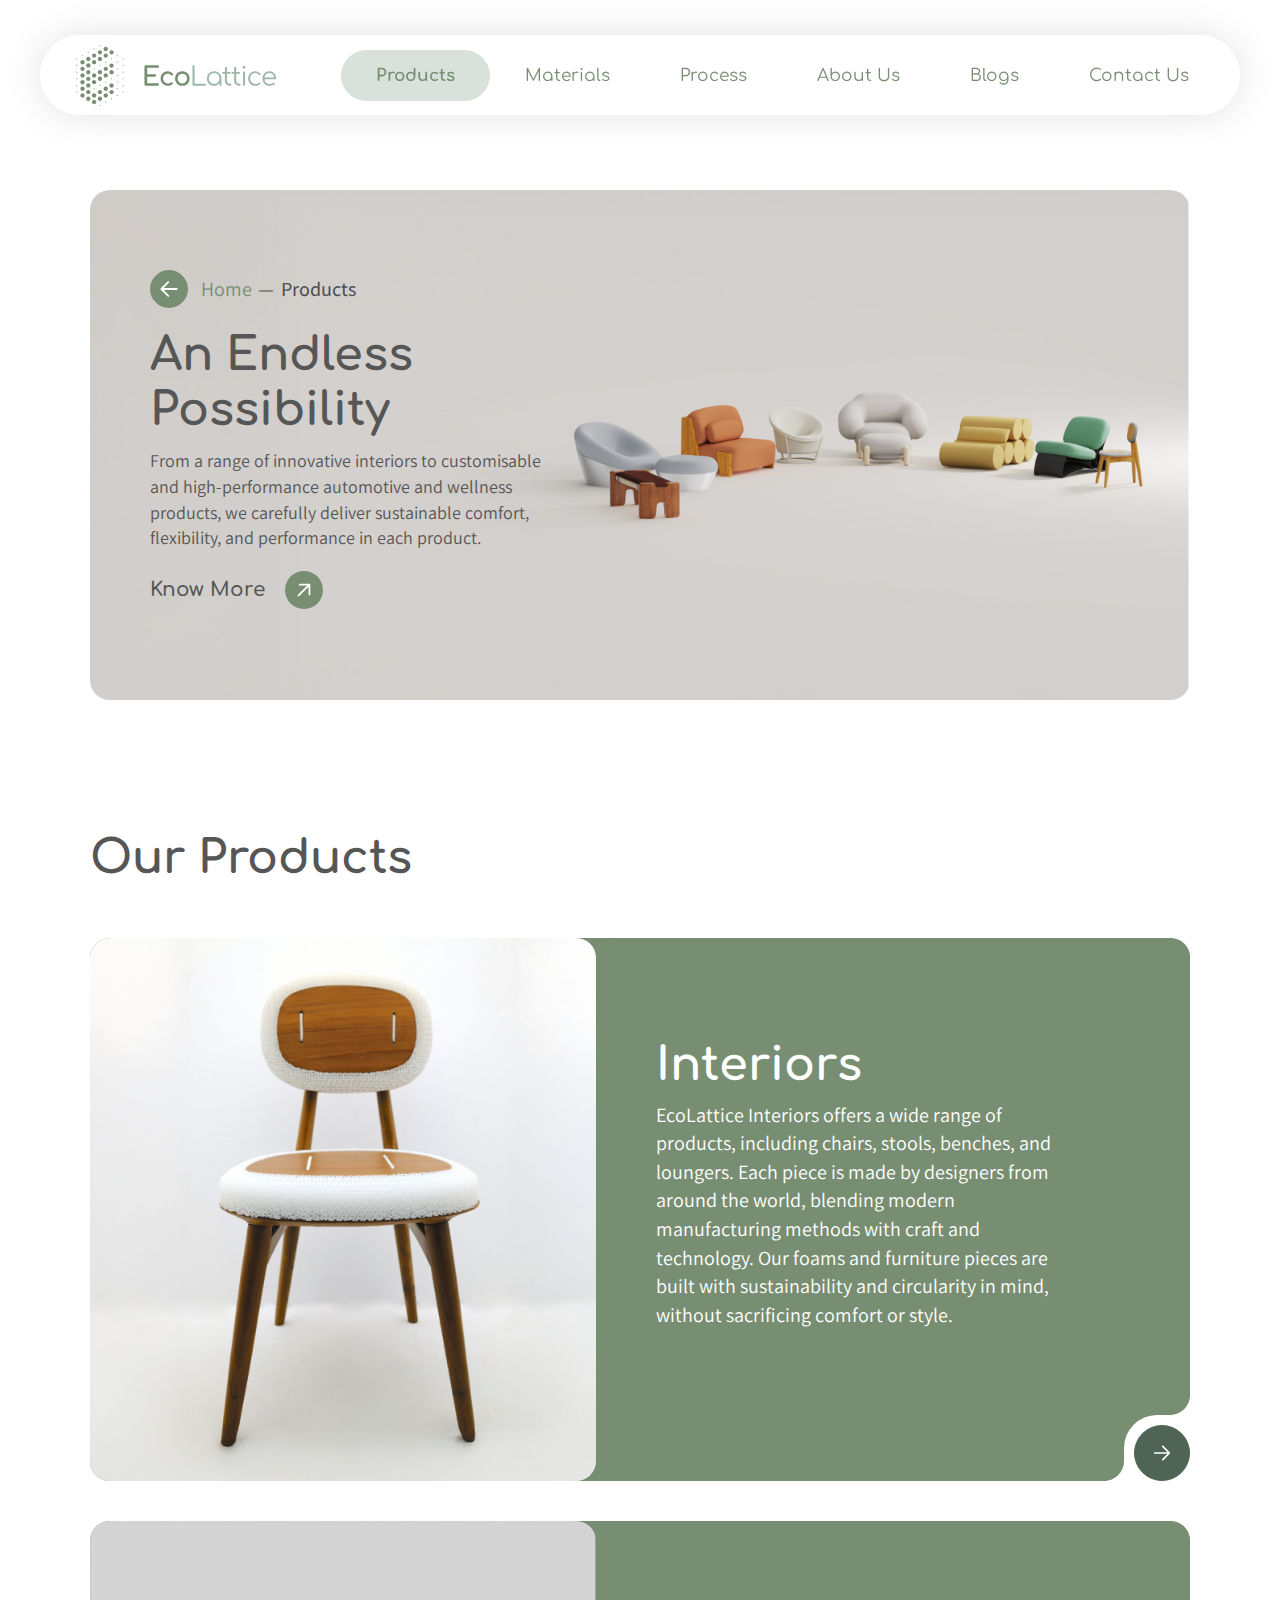
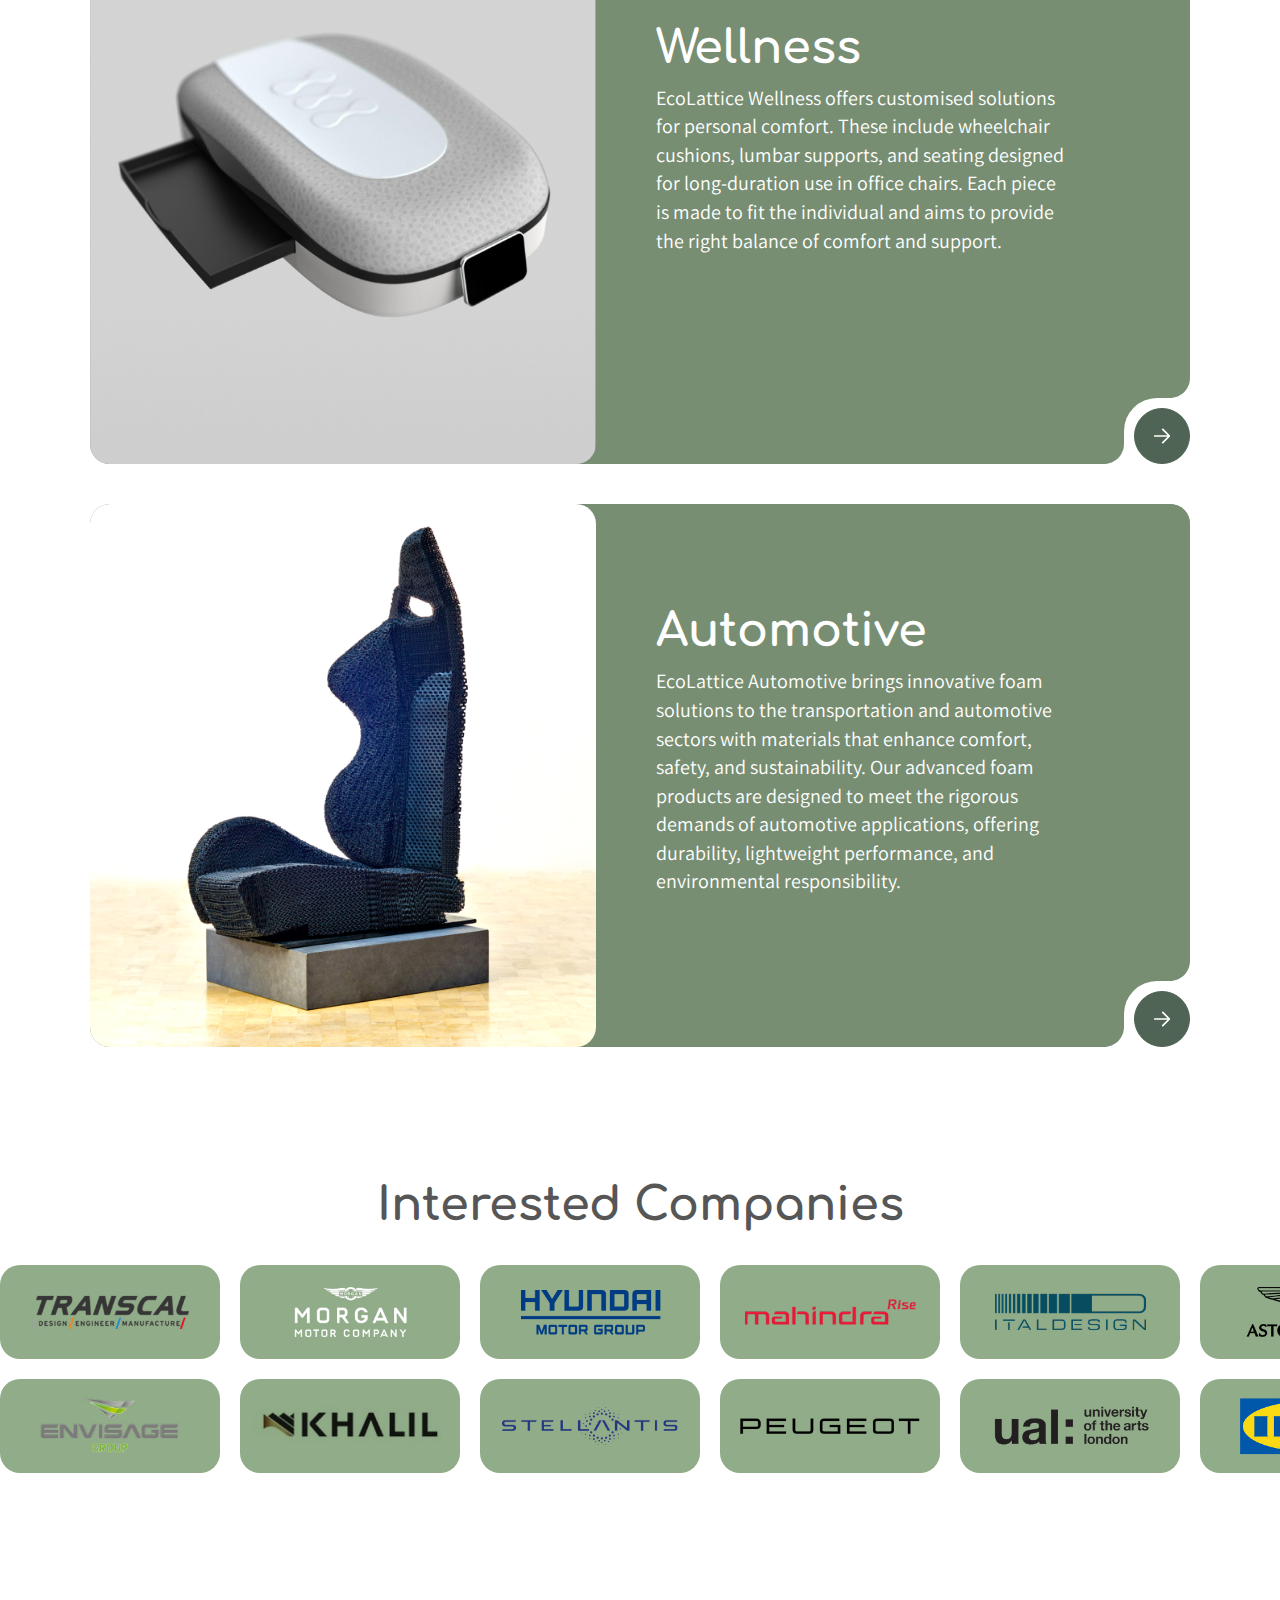
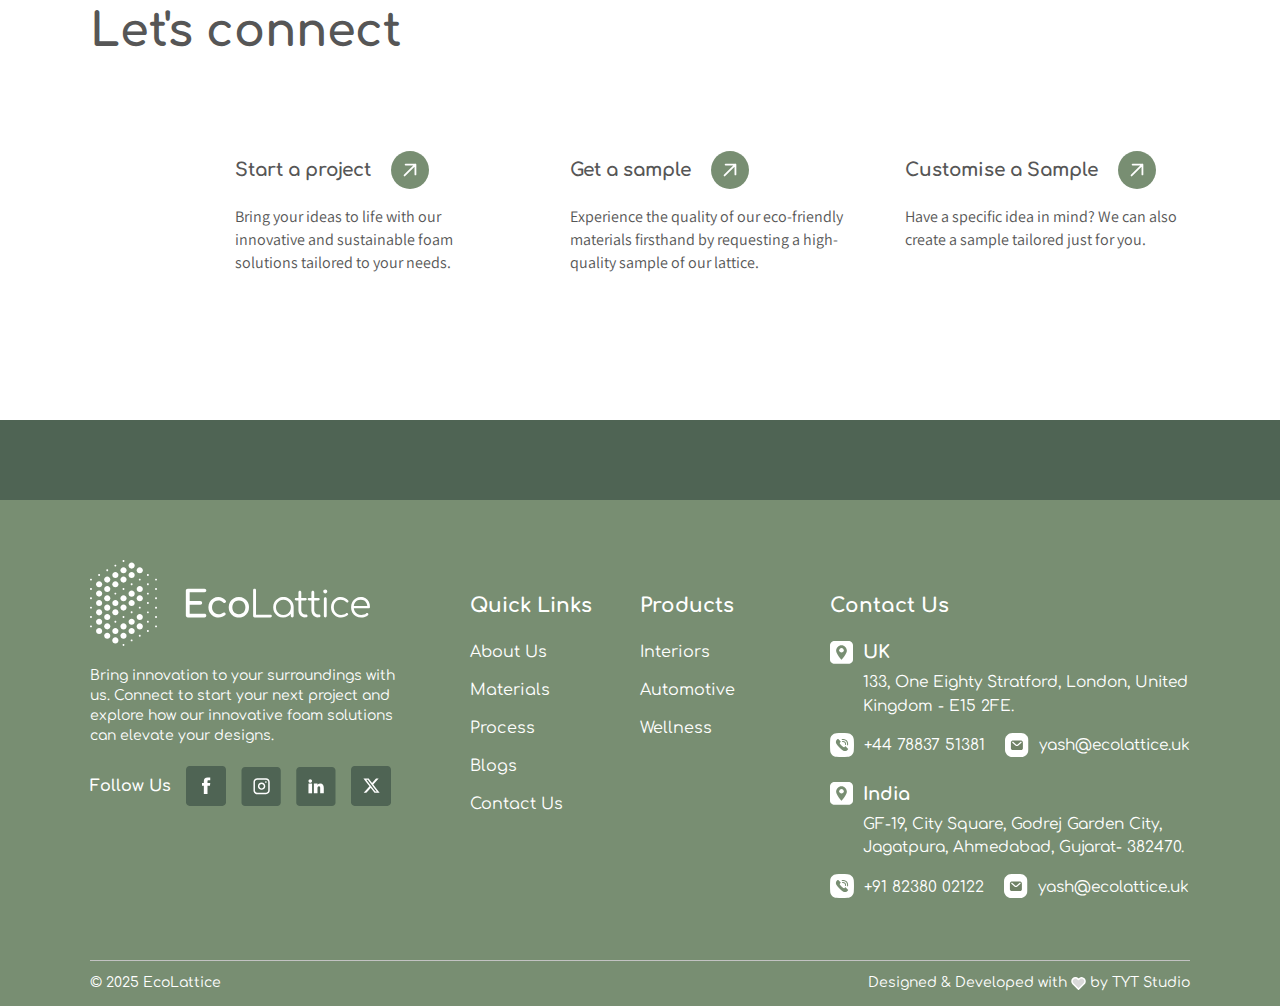
<file: products/index.html>
<!DOCTYPE html>
<html lang="en">
  <head>
    <!-- Required Meta Tags -->
    <meta charset="UTF-8" />
    <meta http-equiv="X-UA-Compatible" content="IE=edge" />
    <meta name="viewport" content="width=device-width, initial-scale=1.0" />
    <!-- Primary Meta Tags -->
    <title>Products || EcoLattice</title>
    <meta name="title" content="Products || EcoLattice" />
    <meta name="description" content="Products || EcoLattice" />
    <!-- Open Graph / Facebook -->
    <meta property="og:type" content="website" />
    <meta property="og:url" content="https://www.ecolattice.uk/" />
    <meta property="og:title" content="Products || EcoLattice" />
    <meta property="og:description" content="Products || EcoLattice" />
    <meta property="og:image" content="https://www.ecolattice.uk/../assets/img/all-about-company.jpeg" />
    <!-- Twitter -->
    <meta property="twitter:card" content="summary_large_image" />
    <meta property="twitter:url" content="https://www.ecolattice.uk/" />
    <meta property="twitter:title" content="Products || EcoLattice" />
    <meta property="twitter:description" content="Products || EcoLattice" />
    <meta property="twitter:image" content="https://www.ecolattice.uk/../assets/img/all-about-company.jpeg" />
    <!-- Canonical Tag -->
    <link rel="canonical" href="https://www.ecolattice.uk/products/" />
    <!-- Favicon -->
    <link rel="icon" type="image/svg+xml" href="../assets/img/favicon.svg" />
    <!-- Bootstrap Stylesheet -->
    <link rel="stylesheet" href="../assets/css/bootstrap.css" />
    <!-- Swiper Slider Stylesheet -->
    <link rel="stylesheet" href="../assets/css/swiper-bundle.min.css" />
    <!-- Custom Stylesheet -->
    <link rel="stylesheet" href="../assets/css/style.css" />
    <!-- Font Stylesheet -->
    <link rel="preconnect" href="https://fonts.googleapis.com" />
    <link rel="preconnect" href="https://fonts.gstatic.com" crossorigin />
    <link href="https://fonts.googleapis.com/css2?family=Assistant:wght@200..800&family=Comfortaa:wght@300..700&display=swap" rel="stylesheet" />
  </head>
  <body>
    <!-- Header Area Starts -->
    <header class="header" id="header">
      <nav class="navbar navbar-expand-lg">
        <div class="container-fluid">
          <a class="navbar-brand" href="../index.html"><img class="logo" src="../assets/img/ecolattice-logo-vector.svg" alt="EcoLattice Logo" /></a>
          <button class="navbar-toggler" type="button" data-bs-toggle="collapse" data-bs-target="#navbarSupportedContent" aria-controls="navbarSupportedContent" aria-expanded="false" aria-label="Toggle navigation">
            <span class="navbar-toggler-icon"></span>
          </button>
          <div class="collapse navbar-collapse" id="navbarSupportedContent">
            <ul class="navbar-nav mt-2 mb-2 mt-lg-0 mb-lg-0 ms-lg-auto">
              <li class="nav-item dropdown">
                <a class="nav-link active" href="index.html" id="productLink">Products</a>
                <span class="dropdown-toggle-icon" role="button" aria-expanded="false" id="dropdownIcon"></span>
                <div class="dropdown-wrapper">
                  <ul class="dropdown-list-wrapper">
                    <li>
                      <a class="dropdown-item" href="interiors.html">Interiors</a>
                    </li>
                    <li>
                      <a class="dropdown-item" href="wellness.html">Wellness</a>
                    </li>
                    <li>
                      <a class="dropdown-item" href="automotive.html">Automotive</a>
                    </li>
                  </ul>
                  <div class="menu-posters-wrapper">
                    <ul class="posters" id="posters">
                      <li class="single-poster-item active">
                        <img src="../assets/img/menu-interior.jpg" />
                      </li>
                      <li class="single-poster-item">
                        <img src="../assets/img/menu-wellness.jpg" />
                      </li>
                      <li class="single-poster-item">
                        <img src="../assets/img/menu-automotive.jpg" />
                      </li>
                    </ul>
                  </div>
                </div>
              </li>
              <li class="nav-item">
                <a class="nav-link" href="../materials.html">Materials</a>
              </li>
              <li class="nav-item">
                <a class="nav-link" href="../process.html">Process</a>
              </li>
              <li class="nav-item">
                <a class="nav-link" href="../about-us.html">About Us</a>
              </li>
              <li class="nav-item">
                <a class="nav-link" href="https://www.blog.ecolattice.uk/" target="_blank">Blogs</a>
              </li>
              <li class="nav-item">
                <a class="nav-link" href="../contact-us.html">Contact Us</a>
              </li>
            </ul>
          </div>
        </div>
      </nav>
    </header>
    <!-- Header Area Ends -->

    <!-- Inside Pages Banner Area Starts -->
    <section class="inside-banner-sec">
      <div class="container">
        <div class="banner-container abt-banner product-banner">
          <div class="banner-content">
            <div class="d-flex align-items-center">
              <a href="javascript:history.back()" class="sec-cta back-button">
                <span class="cta-arrow"><img src="../assets/img/accordian-arrow.svg" alt="Navigation Arrow" /></span>
              </a>
              <nav aria-label="breadcrumb">
                <ol class="breadcrumb mb-0">
                  <li class="breadcrumb-item"><a href="../index.html">Home</a></li>
                  <li class="breadcrumb-item active" aria-current="page">Products</li>
                </ol>
              </nav>
            </div>
            <div class="banner-title-area">
              <h1 class="banner-title">An Endless Possibility</h1>
              <p class="banner-description">From a range of innovative interiors to customisable and high-performance automotive and wellness products, we carefully deliver sustainable comfort, flexibility, and performance in each product.</p>
              <a href="../contact-us.html" class="sec-cta text-dark">
                <span>Know More</span>
                <span class="cta-arrow"><img src="../assets/img/accordian-arrow.svg" alt="Navigation Arrow" /></span>
              </a>
            </div>
          </div>
        </div>
      </div>
    </section>
    <!-- Inside Pages Banner Area Ends -->

    <!-- Product Listing Area Starts -->
    <section class="sec-spacing hm-about-sec">
      <div class="container">
        <div class="row">
          <div class="col-lg-6">
            <div class="sec-content">
              <h1 class="sec-title">Our Products</h1>
            </div>
          </div>
          <!-- <div class="col-lg-6">
            <div class="sec-content hm-abt-content ps-0">
              <p class="sec-description">EcoLattice foams suit various industries. They work well in interiors that require comfort and style, in wellness products that prioritise health and breathability, and in automotive solutions designed for long-lasting performance. In every case, our lattice structures offer customisation, durability, and sustainability in one.</p>
            </div>
          </div> -->
        </div>
      </div>
      <div class="container products-list-sec">
        <a href="interiors.html" class="single-product-item cta-main">
          <div class="product-img-area">
            <img src="../assets/img/product-interior-img.png" />
          </div>
          <div class="product-content">
            <h3 class="product-item-title">Interiors</h3>
            <p class="product-item-description">EcoLattice Interiors offers a wide range of products, including chairs, stools, benches, and loungers. Each piece is made by designers from around the world, blending modern manufacturing methods with craft and technology. Our foams and furniture pieces are built with sustainability and circularity in mind, without sacrificing comfort or style.</p>
          </div>
          <div class="cta-container">
            <div class="button-arrow-container">
              <svg xmlns="http://www.w3.org/2000/svg" viewBox="0 0 100 100"><path d="m100,0H0v100C0,44.77,44.77,0,100,0Z" fill="#FFFFFF"></path></svg>
              <div class="button-arrow">
                <svg width="39" height="36" viewBox="0 0 39 36" fill="none" xmlns="http://www.w3.org/2000/svg">
                  <path d="M21.3094 2.63178L36.6482 17.9706M36.6482 17.9706L21.3094 33.3093M36.6482 17.9706H2.70705" stroke="white" stroke-width="4" stroke-linecap="round" />
                </svg>
              </div>
              <svg xmlns="http://www.w3.org/2000/svg" viewBox="0 0 100 100"><path d="m100,0H0v100C0,44.77,44.77,0,100,0Z" fill="#FFFFFF"></path></svg>
            </div>
          </div>
        </a>
        <a href="wellness.html" class="single-product-item cta-main">
          <div class="product-img-area">
            <img src="../assets/img/product-wellness-img.png" />
          </div>
          <div class="product-content">
            <h3 class="product-item-title">Wellness</h3>
            <p class="product-item-description">EcoLattice Wellness offers customised solutions for personal comfort. These include wheelchair cushions, lumbar supports, and seating designed for long-duration use in office chairs. Each piece is made to fit the individual and aims to provide the right balance of comfort and support.</p>
          </div>
          <div class="cta-container">
            <div class="button-arrow-container">
              <svg xmlns="http://www.w3.org/2000/svg" viewBox="0 0 100 100"><path d="m100,0H0v100C0,44.77,44.77,0,100,0Z" fill="#FFFFFF"></path></svg>
              <div class="button-arrow">
                <svg width="39" height="36" viewBox="0 0 39 36" fill="none" xmlns="http://www.w3.org/2000/svg">
                  <path d="M21.3094 2.63178L36.6482 17.9706M36.6482 17.9706L21.3094 33.3093M36.6482 17.9706H2.70705" stroke="white" stroke-width="4" stroke-linecap="round" />
                </svg>
              </div>
              <svg xmlns="http://www.w3.org/2000/svg" viewBox="0 0 100 100"><path d="m100,0H0v100C0,44.77,44.77,0,100,0Z" fill="#FFFFFF"></path></svg>
            </div>
          </div>
        </a>
        <a href="automotive.html" class="single-product-item cta-main">
          <div class="product-img-area">
            <img src="../assets/img/product-automotive-img.png" />
          </div>
          <div class="product-content">
            <h3 class="product-item-title">Automotive</h3>
            <p class="product-item-description">EcoLattice Automotive brings innovative foam solutions to the transportation and automotive sectors with materials that enhance comfort, safety, and sustainability. Our advanced foam products are designed to meet the rigorous demands of automotive applications, offering durability, lightweight performance, and environmental responsibility.</p>
          </div>
          <div class="cta-container">
            <div class="button-arrow-container">
              <svg xmlns="http://www.w3.org/2000/svg" viewBox="0 0 100 100"><path d="m100,0H0v100C0,44.77,44.77,0,100,0Z" fill="#FFFFFF"></path></svg>
              <div class="button-arrow">
                <svg width="39" height="36" viewBox="0 0 39 36" fill="none" xmlns="http://www.w3.org/2000/svg">
                  <path d="M21.3094 2.63178L36.6482 17.9706M36.6482 17.9706L21.3094 33.3093M36.6482 17.9706H2.70705" stroke="white" stroke-width="4" stroke-linecap="round" />
                </svg>
              </div>
              <svg xmlns="http://www.w3.org/2000/svg" viewBox="0 0 100 100"><path d="m100,0H0v100C0,44.77,44.77,0,100,0Z" fill="#FFFFFF"></path></svg>
            </div>
          </div>
        </a>
      </div>
    </section>
    <!-- Product Listing Area Ends -->

    <!-- Products process video Area Starts -->
    <!-- <section class="sec-spacing p-video-sec">
      <div class="container">
        <div class="sec-content mb-lg-5">
          <h1 class="sec-title">Our Products Showreel</h1>
        </div>
        <div class="p-video-container">
          <video id="processVideo" src="../assets/img/ecolattice-process.mp4" poster="../assets/img/video-banner-2.png">Your browser does not support the video tag.</video>
          <div class="media-controls">
            <button id="processPlayButton" class="control-button">
              <img id="playIcon" src="../assets/img/play-icon.svg" alt="Play" />
            </button>
          </div>
        </div>
      </div>
    </section> -->
    <!-- Products process video Area Ends -->

    <!-- Home Clients Area Starts -->
    <section class="hm-client-sec sec-spacing">
      <div class="container">
        <div class="sec-content text-center">
          <h6 class="sec-title">Interested Companies</h6>
        </div>
      </div>
      <div class="hm-companies-slider swiper">
        <div class="swiper-wrapper">
          <div class="swiper-slide">
            <a href="https://transcal.co.uk/engineering/" target="_blank" class="company-logo"><img src="../assets/img/transcal-logo.jpg" /></a>
          </div>
          <div class="swiper-slide">
            <a href="https://morgan-motor.com/" target="_blank" class="company-logo"><img src="../assets/img/morgan-motor-company-logo.jpg" /></a>
          </div>
          <div class="swiper-slide">
            <a href="https://www.hyundai.com/worldwide/en" target="_blank" class="company-logo"><img src="../assets/img/hyundai-motor-group-logo.jpg" /></a>
          </div>
          <div class="swiper-slide">
            <a href="https://www.mahindra.com/" target="_blank" class="company-logo"><img src="../assets/img/mahindra-logo.jpg" /></a>
          </div>
          <div class="swiper-slide">
            <a href="https://www.italdesign.it/en/" target="_blank" class="company-logo"><img src="../assets/img/italdesign-logo.jpg" /></a>
          </div>
          <div class="swiper-slide">
            <a href="https://www.astonmartin.com/en/corporate" target="_blank" class="company-logo"><img src="../assets/img/aston-martin-logo.jpg" /></a>
          </div>
          <div class="swiper-slide">
            <a href="https://www.alpine-cars.co.uk/" target="_blank" class="company-logo"><img src="../assets/img/alpine-cars-logo.jpg" /></a>
          </div>
          <div class="swiper-slide">
            <a href="https://www.toyota-boshoku.com/global/" target="_blank" class="company-logo"><img src="../assets/img/toyota-boshoku-logo.jpg" /></a>
          </div>
          <div class="swiper-slide">
            <a href="https://www.levc.com/" target="_blank" class="company-logo"><img src="../assets/img/levc-logo.jpg" /></a>
          </div>
        </div>
      </div>
      <div class="hm-companies-slider swiper hm-companies-reverse">
        <div class="swiper-wrapper">
          <div class="swiper-slide">
            <a href="https://www.envisagegroupltd.com/" target="_blank" class="company-logo"><img src="../assets/img/enivisage-logo.jpg" /></a>
          </div>
          <div class="swiper-slide">
            <a href="https://www.khalildesign.de/en" target="_blank" class="company-logo"><img src="../assets/img/khalil-logo.jpg" /></a>
          </div>
          <div class="swiper-slide">
            <a href="https://www.stellantis.com/en" target="_blank" class="company-logo"><img src="../assets/img/stellantis-logo.jpg" /></a>
          </div>
          <div class="swiper-slide">
            <a href="https://www.peugeot.co.uk/" target="_blank" class="company-logo"><img src="../assets/img/peugeot-logo.jpg" /></a>
          </div>
          <div class="swiper-slide">
            <a href="https://www.arts.ac.uk/" target="_blank" class="company-logo"><img src="../assets/img/ual-logo.jpg" /></a>
          </div>
          <div class="swiper-slide">
            <a href="https://www.ikea.com/" target="_blank" class="company-logo"><img src="../assets/img/ikea-logo.jpg" /></a>
          </div>
          <div class="swiper-slide">
            <a href="https://www.haworth.com/" target="_blank" class="company-logo"><img src="../assets/img/haworth-logo.jpg" /></a>
          </div>
          <div class="swiper-slide">
            <a href="https://www.humanscale.com/" target="_blank" class="company-logo"><img src="../assets/img/humanscale-logo.jpg" /></a>
          </div>
          <div class="swiper-slide">
            <a href="https://www.aram.co.uk/" target="_blank" class="company-logo"><img src="../assets/img/aram-logo.jpg" /></a>
          </div>
          <div class="swiper-slide">
            <a href="https://oxfordproductdesign.com/" target="_blank" class="company-logo"><img src="../assets/img/opd-logo.jpg" /></a>
          </div>
        </div>
      </div>
    </section>
    <!-- Home Clients Area Ends -->

    <!-- About Us Connect Us Area Starts -->
    <section class="sec-spacing sec-connect">
      <div class="container">
        <div class="connect-top-area">
          <h2 class="sec-title">Let's connect</h2>
        </div>
        <div class="connect-items">
          <div class="connect-item">
            <a href="../contact-us.html" class="sec-cta">
              <span>Start a project</span>
              <span class="cta-arrow"><img src="../assets/img/accordian-arrow.svg" alt="Navigation Arrow" /></span>
            </a>
            <p>Bring your ideas to life with our innovative and sustainable foam solutions tailored to your needs.</p>
          </div>
          <div class="connect-item">
            <a href="https://forms.gle/FNAAEsFs3AmQ3Gzs6" target="_blank" class="sec-cta">
              <span>Get a sample</span>
              <span class="cta-arrow"><img src="../assets/img/accordian-arrow.svg" alt="Navigation Arrow" /></span>
            </a>
            <p>Experience the quality of our eco-friendly materials firsthand by requesting a high-quality sample of our lattice.</p>
          </div>
          <div class="connect-item">
            <a href="https://forms.gle/FNAAEsFs3AmQ3Gzs6" target="_blank" class="sec-cta">
              <span>Customise a Sample</span>
              <span class="cta-arrow"><img src="../assets/img/accordian-arrow.svg" alt="Navigation Arrow" /></span>
            </a>
            <p>Have a specific idea in mind? We can also create a sample tailored just for you.</p>
          </div>
        </div>
      </div>
    </section>
    <!-- About Us Connect Area Ends -->

    <!-- Newsletter SignUp Area Starts -->
    <section class="newsletter-sec">
      <div class="container">
        <div class="newsletter-flex">
          <!-- Elfsight Form Builder | Newsletter SignUp -->
          <script src="https://static.elfsight.com/platform/platform.js" async></script>
          <div class="elfsight-app-bd28a378-3c36-4c16-b690-75b3f75d7ee0" data-elfsight-app-lazy></div>
        </div>
      </div>
    </section>
    <!-- Newsletter SignUp Area Ends -->

    <!-- Footer Area Starts -->
    <footer class="footer">
      <div class="container">
        <div class="ftr-top">
          <div class="row">
            <div class="col-md-6 col-lg-5 col-xl-4">
              <div class="ftr-logo-area">
                <a class="ftr-logo" href="../index.html"><img src="../assets/img/ecolattice-logo-vector.svg" alt="EcoLattice Logo" /></a>
                <p>Bring innovation to your surroundings with us. Connect to start your next project and explore how our innovative foam solutions can elevate your designs.</p>
                <div class="follow-list-area">
                  <span>Follow Us</span>
                  <ul class="follow-list">
                    <li>
                      <a href="https://www.facebook.com/ecolattice" target="_blank"><img src="../assets/img/facebook-icon.svg" alt="Facebook Icon" /></a>
                    </li>
                    <li>
                      <a href="https://www.instagram.com/ecolattice_/" target="_blank"><img src="../assets/img/instagram-icon.svg" alt="Instagram Icon" /></a>
                    </li>
                    <li>
                      <a href="https://www.linkedin.com/company/ecolattice/" target="_blank"><img src="../assets/img/linkedin-icon.svg" alt="LinkedIn Icon" /></a>
                    </li>
                    <li>
                      <a href="https://twitter.com/ecolattice_" target="_blank"><img src="../assets/img/twitter-icon.svg" alt="Twitter Icon" /></a>
                    </li>
                  </ul>
                </div>
              </div>
            </div>
            <div class="col-md-3 col-lg-4 col-xl-2 pe-xl-0 pe-xxl-4">
              <div class="single-ftr-item">
                <span class="ftr-item-title">Quick Links</span>
                <ul class="ftr-list">
                  <li><a href="../about-us.html">About Us</a></li>
                  <li><a href="../materials.html">Materials</a></li>
                  <li><a href="../process.html">Process</a></li>
                  <li><a href="https://www.blog.ecolattice.uk/" target="_blank">Blogs</a></li>
                  <li><a href="../contact-us.html">Contact Us</a></li>
                </ul>
              </div>
            </div>
            <div class="col-md-3 col-xl-2 px-xl-0 px-xxl-4">
              <div class="single-ftr-item ps-md-0">
                <span class="ftr-item-title">Products</span>
                <ul class="ftr-list">
                  <li><a href="interiors.html">Interiors</a></li>
                  <li><a href="automotive.html">Automotive</a></li>
                  <li><a href="wellness.html">Wellness</a></li>
                </ul>
              </div>
            </div>
            <div class="col-xl-4 ps-xl-0 ps-xxl-4">
              <div class="single-ftr-item ps-md-0 pt-md-4 pt-xl-0">
                <span class="ftr-item-title">Contact Us</span>
                <div class="d-md-flex flex-xl-column gap-md-5 gap-xl-4">
                  <ul class="contact-list w-md-50 w-xl-100">
                    <li>
                      <img src="../assets/img/location-icon.svg" alt="Location Mark Icon" /><a href="https://maps.app.goo.gl/XY3Sro6HAL9CVXJ38" target="_blank">
                        <span class="ft-location-tag">UK</span>
                        <address class="mb-0">133, One Eighty Stratford, London, <br class="d-none d-xxl-block" />United Kingdom - E15 2FE.</address>
                      </a>
                    </li>
                    <li>
                      <ul class="ft-contact-inner-list">
                        <li><img src="../assets/img/call-icon.svg" alt="Call Icon" /><a href="tel:+44 78837 51381" class="text-nowrap">+44 78837 51381</a></li>
                        <li><img src="../assets/img/mail-icon.svg" alt="Mail Icon" /><a href="mailto:yash@ecolattice.uk" class="text-nowrap">yash@ecolattice.uk</a></li>
                      </ul>
                    </li>
                  </ul>
                  <ul class="contact-list w-md-50 w-xl-100 mt-4 mt-md-0 mt-xxl-3">
                    <li>
                      <img src="../assets/img/location-icon.svg" alt="Location Mark Icon" /><a href="https://maps.app.goo.gl/RZoQdp5kFBTUbH3h6" target="_blank">
                        <span class="ft-location-tag">India</span>
                        <address class="mb-0">GF-19, City Square, Godrej Garden City, Jagatpura, Ahmedabad, Gujarat- 382470.</address>
                      </a>
                    </li>
                    <li>
                      <ul class="ft-contact-inner-list">
                        <li><img src="../assets/img/call-icon.svg" alt="Call Icon" /><a href="tel:+91 82380 02122" class="text-nowrap">+91 82380 02122</a></li>
                        <li><img src="../assets/img/mail-icon.svg" alt="Mail Icon" /><a href="mailto:yash@ecolattice.uk" class="text-nowrap">yash@ecolattice.uk</a></li>
                      </ul>
                    </li>
                  </ul>
                </div>
              </div>
            </div>
          </div>
        </div>
        <div class="ftr-btm">
          <p>&#169; 2025 EcoLattice</p>
          <p>Designed & Developed with <img src="../assets/img/heart-icon.svg" alt="Heart Icon" /> by <a href="https://www.tytstudio.com/" target="_blank">TYT Studio</a></p>
        </div>
      </div>
    </footer>
    <!-- Footer Area Ends -->

    <!-- Required JS -->
    <script src="../assets/js/jquery.min.js"></script>
    <script src="../assets/js/locomotive-scroll.js"></script>
    <script src="../assets/js/bootstrap.min.js"></script>
    <script src="../assets/js/swiper-bundle.min.js"></script>
    <script src="../assets/js/headroom.min.js"></script>
    <!-- Custom JS -->
    <script src="../assets/js/custom.js"></script>
    <script>
      function initCompanySliders() {
        // if (window.innerWidth < 1200) return;
        document.querySelectorAll(".hm-companies-slider").forEach((sliderEl) => {
          // Only run if not already duplicated
          if (sliderEl.classList.contains("duplicated")) return;
          const wrapper = sliderEl.querySelector(".swiper-wrapper");
          const slides = Array.from(wrapper.children);
          const viewportWidth = sliderEl.offsetWidth;
          const wrapperWidth = wrapper.scrollWidth;
          if (wrapperWidth > viewportWidth) {
            // Clone the slides
            slides.forEach((slide) => {
              wrapper.appendChild(slide.cloneNode(true));
            });
            // Adding this class now triggers the CSS animation
            // on the newly doubled width simultaneously.
            sliderEl.classList.add("duplicated");
          } else {
            sliderEl.classList.add("center-logos");
          }
        });
      }
      // Use DOMContentLoaded for a faster trigger than 'load'
      if (document.readyState === "loading") {
        document.addEventListener("DOMContentLoaded", initCompanySliders);
      } else {
        initCompanySliders();
      }
      window.addEventListener("resize", initCompanySliders);
    </script>
    <!-- <script>
      document.addEventListener("DOMContentLoaded", () => {
        const videos = [document.getElementById("processVideo")];
        const playButtons = [document.getElementById("processPlayButton")];
        const updatePlayButton = (video, button) => button.classList.toggle("hidden", !video.paused && !video.ended);
        const setupVideoControls = (video, button) => {
          button.addEventListener("click", () => (video.paused ? video.play() : video.pause()));
          video.addEventListener("ended", () => updatePlayButton(video, button));
          video.addEventListener("pause", () => updatePlayButton(video, button));
          video.addEventListener("play", () => updatePlayButton(video, button));
          video.addEventListener("click", () => (video.paused ? video.play() : video.pause()));
          video.addEventListener("contextmenu", (e) => e.preventDefault());
          updatePlayButton(video, button);
        };
        videos.forEach((video, index) => setupVideoControls(video, playButtons[index]));
        document.addEventListener("click", (e) => {
          const isClickInside = videos.some((video) => {
            const rect = video.getBoundingClientRect();
            return e.clientX >= rect.left && e.clientX <= rect.right && e.clientY >= rect.top && e.clientY <= rect.bottom;
          });
          if (!isClickInside) videos.forEach((video) => !video.paused && video.pause());
        });
      });
    </script> -->
  </body>
</html>
</file>
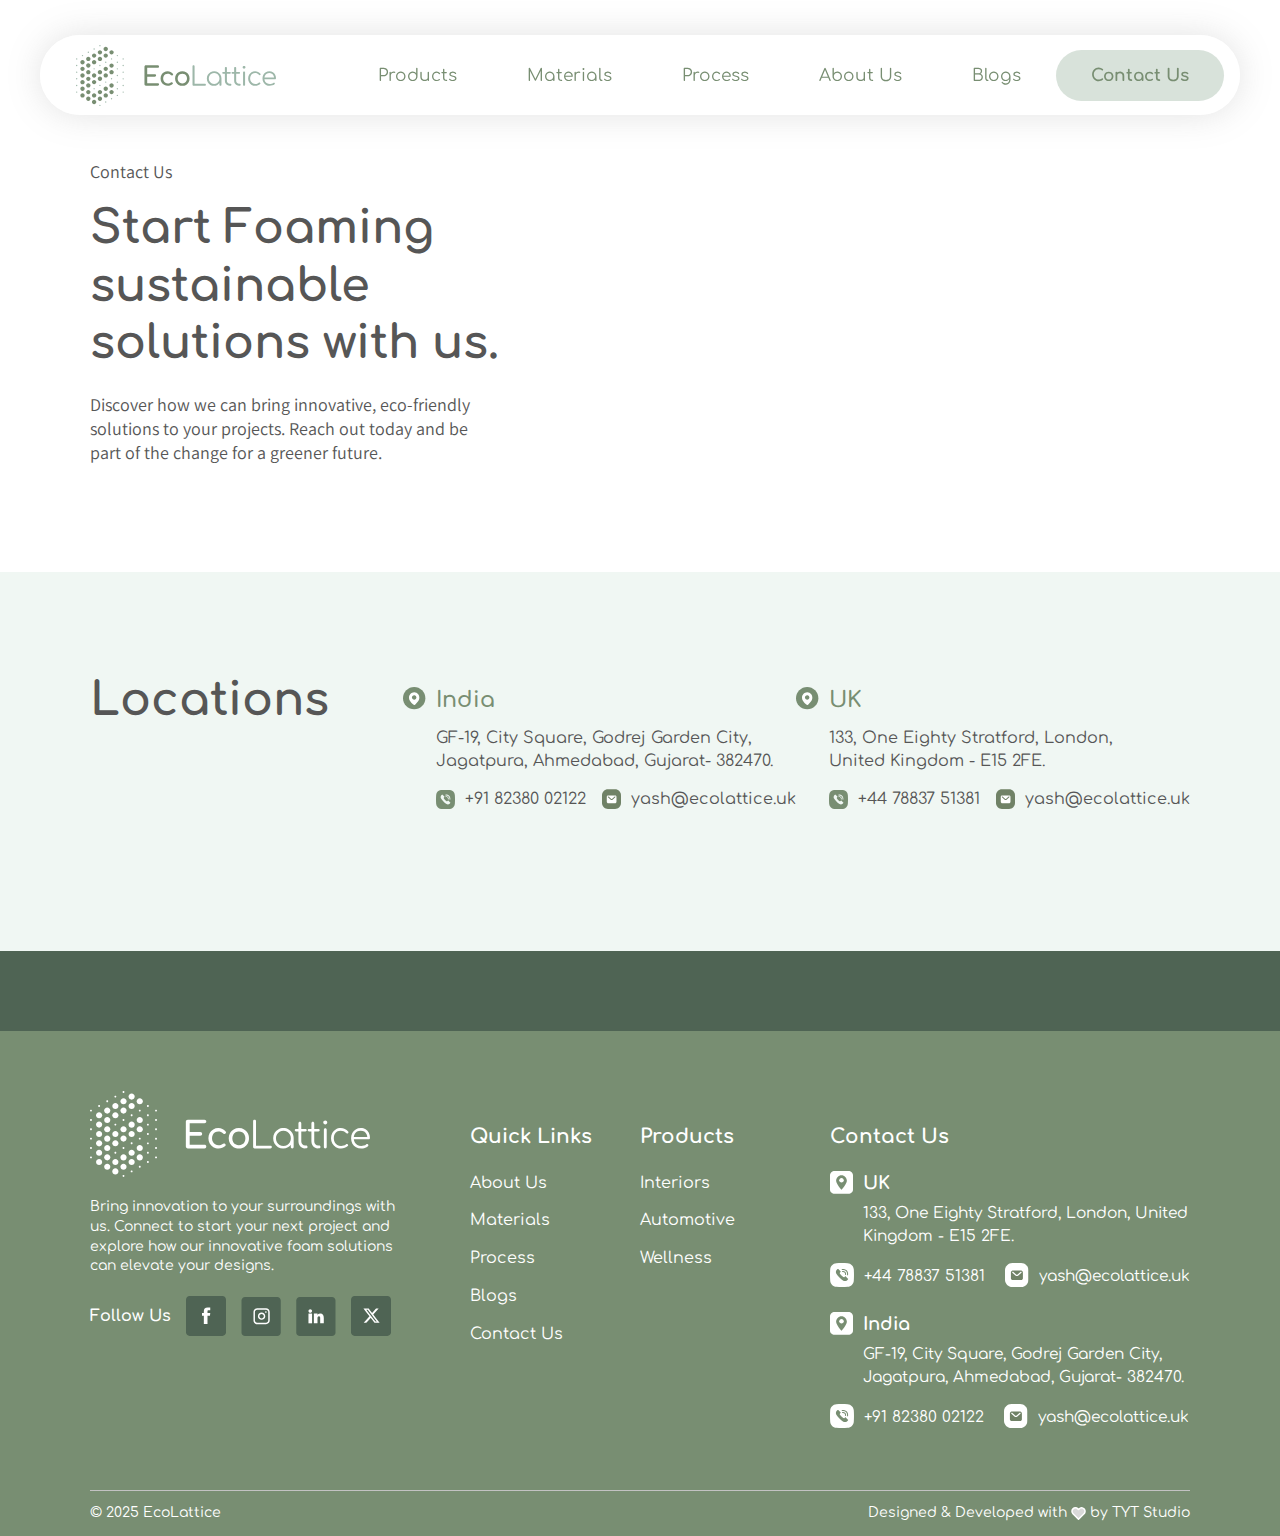
<file: contact-us.html>
<!DOCTYPE html>
<html lang="en">
  <head>
    <!-- Required Meta Tags -->
    <meta charset="UTF-8" />
    <meta http-equiv="X-UA-Compatible" content="IE=edge" />
    <meta name="viewport" content="width=device-width, initial-scale=1.0" />
    <!-- Primary Meta Tags -->
    <title>Contact Us || EcoLattice</title>
    <meta name="title" content="Contact Us || EcoLattice" />
    <meta name="description" content="Contact Us || EcoLattice" />
    <!-- Open Graph / Facebook -->
    <meta property="og:type" content="website" />
    <meta property="og:url" content="https://www.ecolattice.uk/" />
    <meta property="og:title" content="Contact Us || EcoLattice" />
    <meta property="og:description" content="Contact Us || EcoLattice" />
    <meta property="og:image" content="https://www.ecolattice.uk/assets/img/all-about-company.jpeg" />
    <!-- Twitter -->
    <meta property="twitter:card" content="summary_large_image" />
    <meta property="twitter:url" content="https://www.ecolattice.uk/" />
    <meta property="twitter:title" content="Contact Us || EcoLattice" />
    <meta property="twitter:description" content="Contact Us || EcoLattice" />
    <meta property="twitter:image" content="https://www.ecolattice.uk/assets/img/all-about-company.jpeg" />
    <!-- Favicon -->
    <link rel="icon" type="image/svg+xml" href="assets/img/favicon.svg" />
    <!-- Bootstrap Stylesheet -->
    <link rel="stylesheet" href="assets/css/bootstrap.css" />
    <!-- Swiper Slider Stylesheet -->
    <link rel="stylesheet" href="assets/css/swiper-bundle.min.css" />
    <!-- Custom Stylesheet -->
    <link rel="stylesheet" href="assets/css/style.css" />
    <!-- Font Stylesheet -->
    <link rel="preconnect" href="https://fonts.googleapis.com" />
    <link rel="preconnect" href="https://fonts.gstatic.com" crossorigin />
    <link href="https://fonts.googleapis.com/css2?family=Assistant:wght@200..800&family=Comfortaa:wght@300..700&display=swap" rel="stylesheet" />
  </head>
  <body id="body">
    <!-- Header Area Starts -->
    <header class="header" id="header">
      <nav class="navbar navbar-expand-lg">
        <div class="container-fluid">
          <a class="navbar-brand" href="index.html"><img class="logo" src="assets/img/ecolattice-logo-vector.svg" alt="EcoLattice Logo" /></a>
          <button class="navbar-toggler" type="button" data-bs-toggle="collapse" data-bs-target="#navbarSupportedContent" aria-controls="navbarSupportedContent" aria-expanded="false" aria-label="Toggle navigation">
            <span class="navbar-toggler-icon"></span>
          </button>
          <div class="collapse navbar-collapse" id="navbarSupportedContent">
            <ul class="navbar-nav mt-2 mb-2 mt-lg-0 mb-lg-0 ms-lg-auto">
              <li class="nav-item dropdown">
                <a class="nav-link" href="products/" id="productLink">Products</a>
                <span class="dropdown-toggle-icon" role="button" aria-expanded="false" id="dropdownIcon"></span>
                <div class="dropdown-wrapper">
                  <ul class="dropdown-list-wrapper">
                    <li>
                      <a class="dropdown-item" href="products/interiors.html">Interiors</a>
                    </li>
                    <li>
                      <a class="dropdown-item" href="products/wellness.html">Wellness</a>
                    </li>
                    <li>
                      <a class="dropdown-item" href="products/automotive.html">Automotive</a>
                    </li>
                  </ul>
                  <div class="menu-posters-wrapper">
                    <ul class="posters" id="posters">
                      <li class="single-poster-item active">
                        <img src="assets/img/menu-interior.jpg" />
                      </li>
                      <li class="single-poster-item">
                        <img src="assets/img/menu-wellness.jpg" />
                      </li>
                      <li class="single-poster-item">
                        <img src="assets/img/menu-automotive.jpg" />
                      </li>
                    </ul>
                  </div>
                </div>
              </li>
              <li class="nav-item">
                <a class="nav-link" href="materials.html">Materials</a>
              </li>
              <li class="nav-item">
                <a class="nav-link" href="process.html">Process</a>
              </li>
              <li class="nav-item">
                <a class="nav-link" href="about-us.html">About Us</a>
              </li>
              <li class="nav-item">
                <a class="nav-link" href="https://www.blog.ecolattice.uk/" target="_blank">Blogs</a>
              </li>
              <li class="nav-item">
                <a class="nav-link active" href="contact-us.html">Contact Us</a>
              </li>
            </ul>
          </div>
        </div>
      </nav>
    </header>
    <!-- Header Area Ends -->

    <!-- Contact Us Form Area Starts -->
    <section class="contact-sec">
      <div class="container">
        <div class="contact-container">
          <div class="contact-title">
            <p>Contact Us</p>
            <h2 class="sec-title">Start Foaming sustainable <br />solutions with us.</h2>
            <p>Discover how we can bring innovative, eco-friendly <br class="d-none d-md-block" />solutions to your projects. Reach out today and be <br class="d-none d-md-block" />part of the change for a greener future.</p>
          </div>
          <script src="https://static.elfsight.com/platform/platform.js" async></script>
          <div class="elfsight-app-00e8bb15-7694-45b2-93be-53c5e85f3e98 contact-form" data-elfsight-app-lazy></div>
        </div>
      </div>
    </section>
    <!-- Contact Us Form Area Ends -->

    <!-- Contact Us Location Area Starts -->
    <section class="loc-sec newsletter-spacing">
      <div class="container">
        <div class="loc-details">
          <div class="loc-title">
            <h2 class="sec-title">Locations</h2>
          </div>
          <div class="locations">
            <div class="ind-loc">
              <ul class="loc-list">
                <li>
                  <img src="assets/img/location-icon-round.svg" alt="" />
                </li>
                <li>
                  <h4>India</h4>
                  <a href="https://maps.app.goo.gl/RZoQdp5kFBTUbH3h6" target="_blank">
                    <address class="mb-2">GF-19, City Square, Godrej Garden City, <br />Jagatpura, Ahmedabad, Gujarat- 382470.</address>
                  </a>
                  <ul class="number-details">
                    <li>
                      <img src="assets/img/call-icon-cnt.svg" alt="Call Icon" />
                      <a href="tel:+91 82380 02122">+91 82380 02122</a>
                    </li>
                    <li>
                      <img src="assets/img/mail-icon-cnt.svg" alt=" Mail Icon" />
                      <a href="mailto:yash@ecolattice.uk">yash@ecolattice.uk</a>
                    </li>
                  </ul>
                </li>
              </ul>
            </div>
            <div class="uk-loc">
              <ul class="loc-list mb-0">
                <li>
                  <img src="assets/img/location-icon-round.svg" alt="Location Icon" />
                </li>
                <li>
                  <h4>UK</h4>
                  <a href="https://maps.app.goo.gl/XY3Sro6HAL9CVXJ38" target="_blank">
                    <address class="mb-2">133, One Eighty Stratford, London, <br />United Kingdom - E15 2FE.</address>
                  </a>
                  <ul class="number-details">
                    <li>
                      <img src="assets/img/call-icon-cnt.svg" alt="Call Icon" />
                      <a href="tel:+44 78837 51381">+44 78837 51381</a>
                    </li>
                    <li>
                      <img src="assets/img/mail-icon-cnt.svg" alt="Mail Icon" />
                      <a href="mailto:yash@ecolattice.uk">yash@ecolattice.uk</a>
                    </li>
                  </ul>
                </li>
              </ul>
            </div>
          </div>
        </div>
      </div>
    </section>
    <!-- Contact Us Location Area Ends -->

    <!-- Newsletter SignUp Area Starts -->
    <section class="newsletter-sec">
      <div class="container">
        <div class="newsletter-flex">
          <!-- Elfsight Form Builder | Newsletter SignUp -->
          <script src="https://static.elfsight.com/platform/platform.js" async></script>
          <div class="elfsight-app-bd28a378-3c36-4c16-b690-75b3f75d7ee0" data-elfsight-app-lazy></div>
        </div>
      </div>
    </section>
    <!-- Newsletter SignUp Area Ends -->

    <!-- Footer Area Starts -->
    <footer class="footer">
      <div class="container">
        <div class="ftr-top">
          <div class="row">
            <div class="col-md-6 col-lg-5 col-xl-4">
              <div class="ftr-logo-area">
                <a class="ftr-logo" href="index.html"><img src="assets/img/ecolattice-logo-vector.svg" alt="EcoLattice Logo" /></a>
                <p>Bring innovation to your surroundings with us. Connect to start your next project and explore how our innovative foam solutions can elevate your designs.</p>
                <div class="follow-list-area">
                  <span>Follow Us</span>
                  <ul class="follow-list">
                    <li>
                      <a href="https://www.facebook.com/ecolattice" target="_blank"><img src="assets/img/facebook-icon.svg" alt="Facebook Icon" /></a>
                    </li>
                    <li>
                      <a href="https://www.instagram.com/ecolattice_/" target="_blank"><img src="assets/img/instagram-icon.svg" alt="Instagram Icon" /></a>
                    </li>
                    <li>
                      <a href="https://www.linkedin.com/company/ecolattice/" target="_blank"><img src="assets/img/linkedin-icon.svg" alt="LinkedIn Icon" /></a>
                    </li>
                    <li>
                      <a href="https://twitter.com/ecolattice_" target="_blank"><img src="assets/img/twitter-icon.svg" alt="Twitter Icon" /></a>
                    </li>
                  </ul>
                </div>
              </div>
            </div>
            <div class="col-md-3 col-lg-4 col-xl-2 pe-xl-0 pe-xxl-4">
              <div class="single-ftr-item">
                <span class="ftr-item-title">Quick Links</span>
                <ul class="ftr-list">
                  <li><a href="about-us.html">About Us</a></li>
                  <li><a href="materials.html">Materials</a></li>
                  <li><a href="process.html">Process</a></li>
                  <li><a href="https://www.blog.ecolattice.uk/" target="_blank">Blogs</a></li>
                  <li><a href="contact-us.html">Contact Us</a></li>
                </ul>
              </div>
            </div>
            <div class="col-md-3 col-xl-2 px-xl-0 px-xxl-4">
              <div class="single-ftr-item ps-md-0">
                <span class="ftr-item-title">Products</span>
                <ul class="ftr-list">
                  <li><a href="products/interiors.html">Interiors</a></li>
                  <li><a href="products/automotive.html">Automotive</a></li>
                  <li><a href="products/wellness.html">Wellness</a></li>
                </ul>
              </div>
            </div>
            <div class="col-xl-4 ps-xl-0 ps-xxl-4">
              <div class="single-ftr-item ps-md-0 pt-md-4 pt-xl-0">
                <span class="ftr-item-title">Contact Us</span>
                <div class="d-md-flex flex-xl-column gap-md-5 gap-xl-4">
                  <ul class="contact-list w-md-50 w-xl-100">
                    <li>
                      <img src="assets/img/location-icon.svg" alt="Location Mark Icon" /><a href="https://maps.app.goo.gl/XY3Sro6HAL9CVXJ38" target="_blank">
                        <span class="ft-location-tag">UK</span>
                        <address class="mb-0">133, One Eighty Stratford, London, <br class="d-none d-xxl-block" />United Kingdom - E15 2FE.</address>
                      </a>
                    </li>
                    <li>
                      <ul class="ft-contact-inner-list">
                        <li><img src="assets/img/call-icon.svg" alt="Call Icon" /><a href="tel:+44 78837 51381" class="text-nowrap">+44 78837 51381</a></li>
                        <li><img src="assets/img/mail-icon.svg" alt="Mail Icon" /><a href="mailto:yash@ecolattice.uk" class="text-nowrap">yash@ecolattice.uk</a></li>
                      </ul>
                    </li>
                  </ul>
                  <ul class="contact-list w-md-50 w-xl-100 mt-4 mt-md-0 mt-xxl-3">
                    <li>
                      <img src="assets/img/location-icon.svg" alt="Location Mark Icon" /><a href="https://maps.app.goo.gl/RZoQdp5kFBTUbH3h6" target="_blank">
                        <span class="ft-location-tag">India</span>
                        <address class="mb-0">GF-19, City Square, Godrej Garden City, Jagatpura, Ahmedabad, Gujarat- 382470.</address>
                      </a>
                    </li>
                    <li>
                      <ul class="ft-contact-inner-list">
                        <li><img src="assets/img/call-icon.svg" alt="Call Icon" /><a href="tel:+91 82380 02122" class="text-nowrap">+91 82380 02122</a></li>
                        <li><img src="assets/img/mail-icon.svg" alt="Mail Icon" /><a href="mailto:yash@ecolattice.uk" class="text-nowrap">yash@ecolattice.uk</a></li>
                      </ul>
                    </li>
                  </ul>
                </div>
              </div>
            </div>
          </div>
        </div>
        <div class="ftr-btm">
          <p>&#169; 2025 EcoLattice</p>
          <p>Designed & Developed with <img src="assets/img/heart-icon.svg" alt="Heart Icon" /> by <a href="https://www.tytstudio.com/" target="_blank">TYT Studio</a></p>
        </div>
      </div>
    </footer>
    <!-- Footer Area Ends -->

    <!-- Main JQuery & Bootstrap JS -->
    <script src="assets/js/jquery.min.js"></script>
    <script src="assets/js/locomotive-scroll.js"></script>
    <script src="assets/js/bootstrap.min.js"></script>
    <script src="assets/js/swiper-bundle.min.js"></script>
    <script src="assets/js/headroom.min.js"></script>
    <!-- Custom JS -->
    <script src="assets/js/custom.js"></script>
  </body>
</html>
</file>
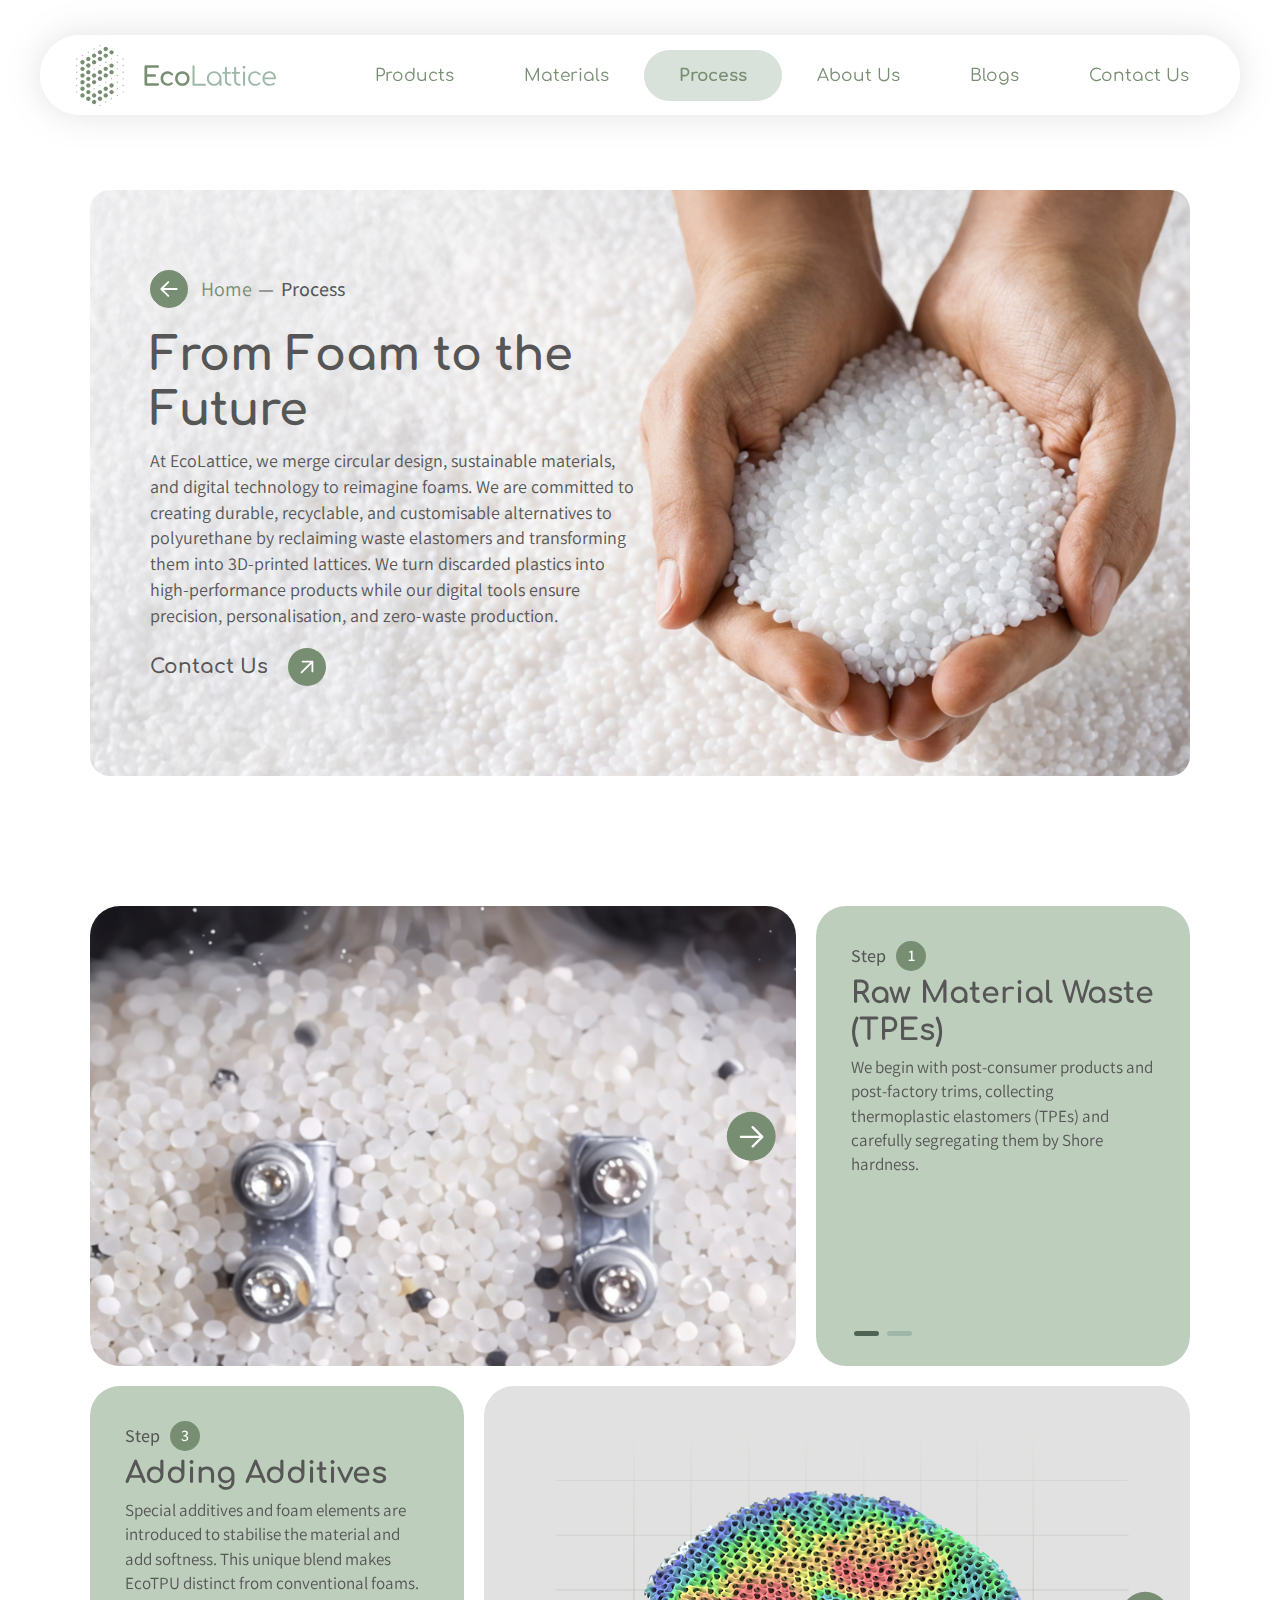
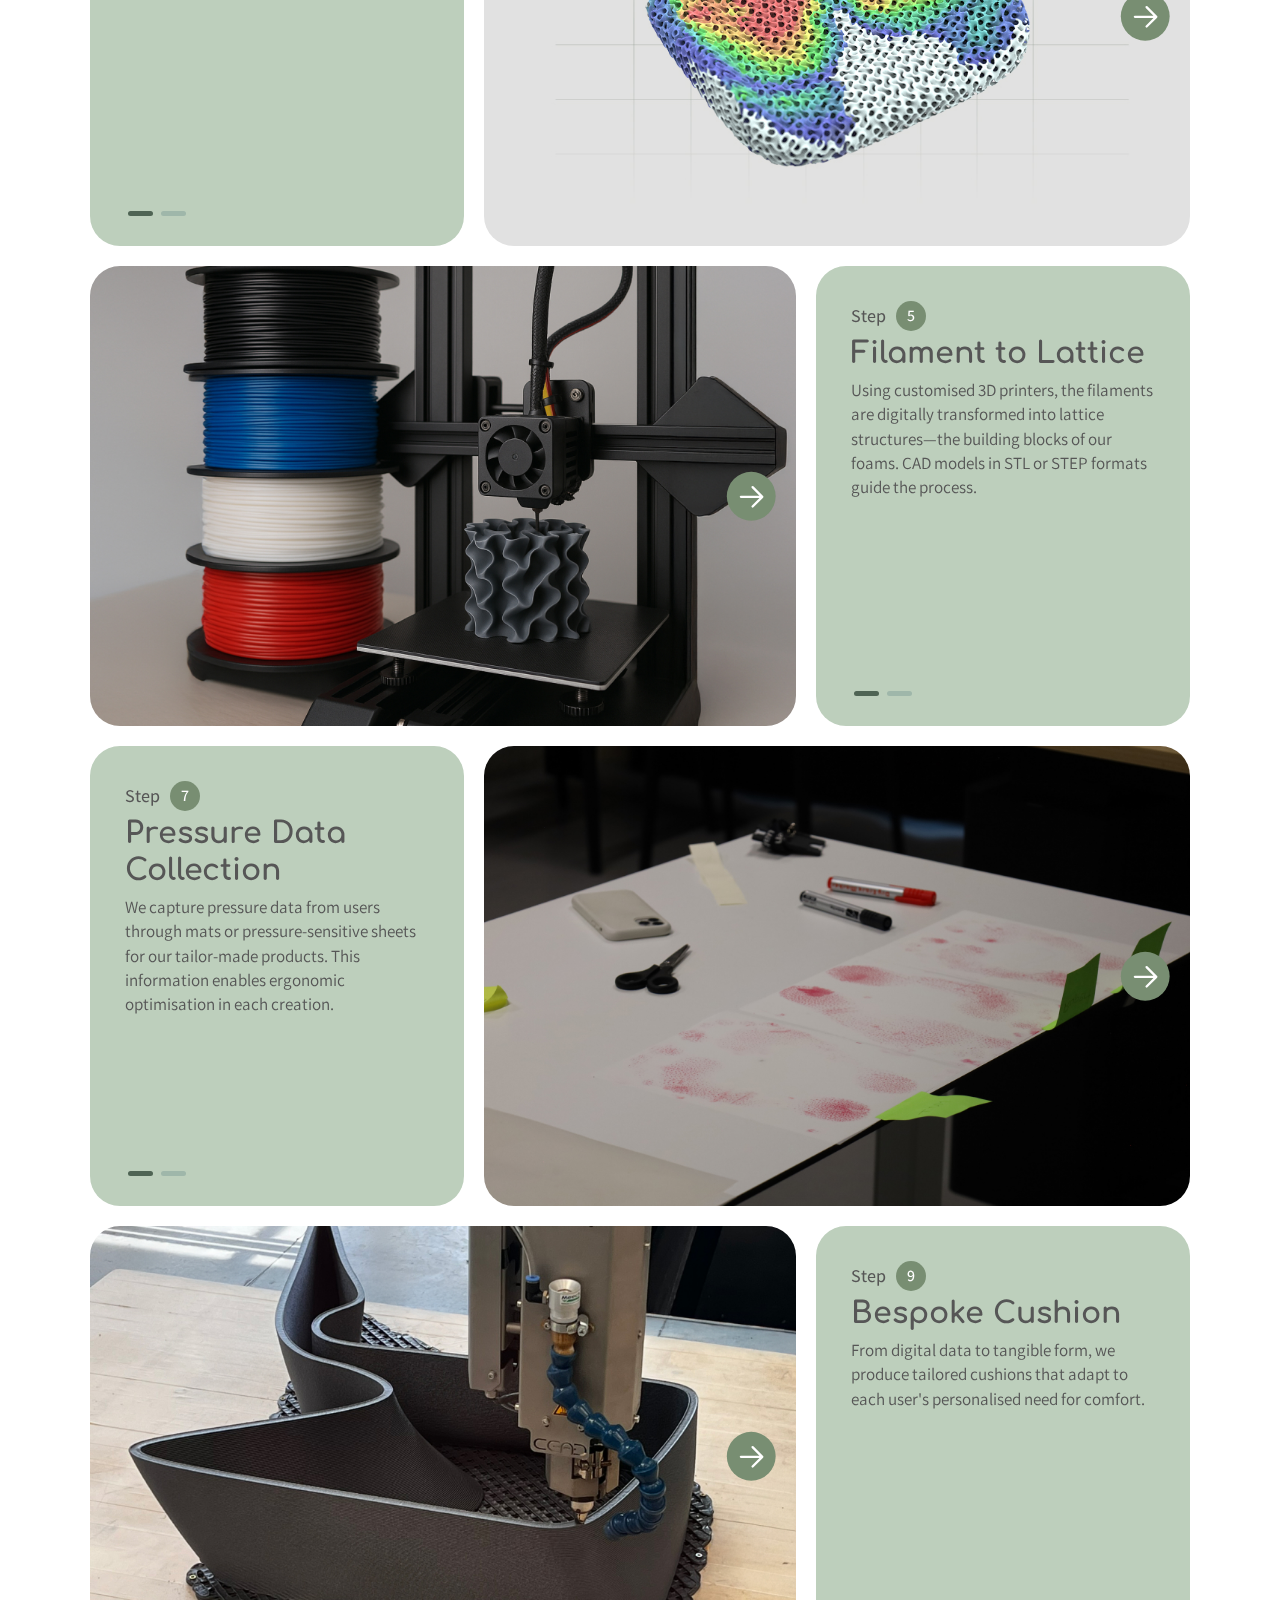
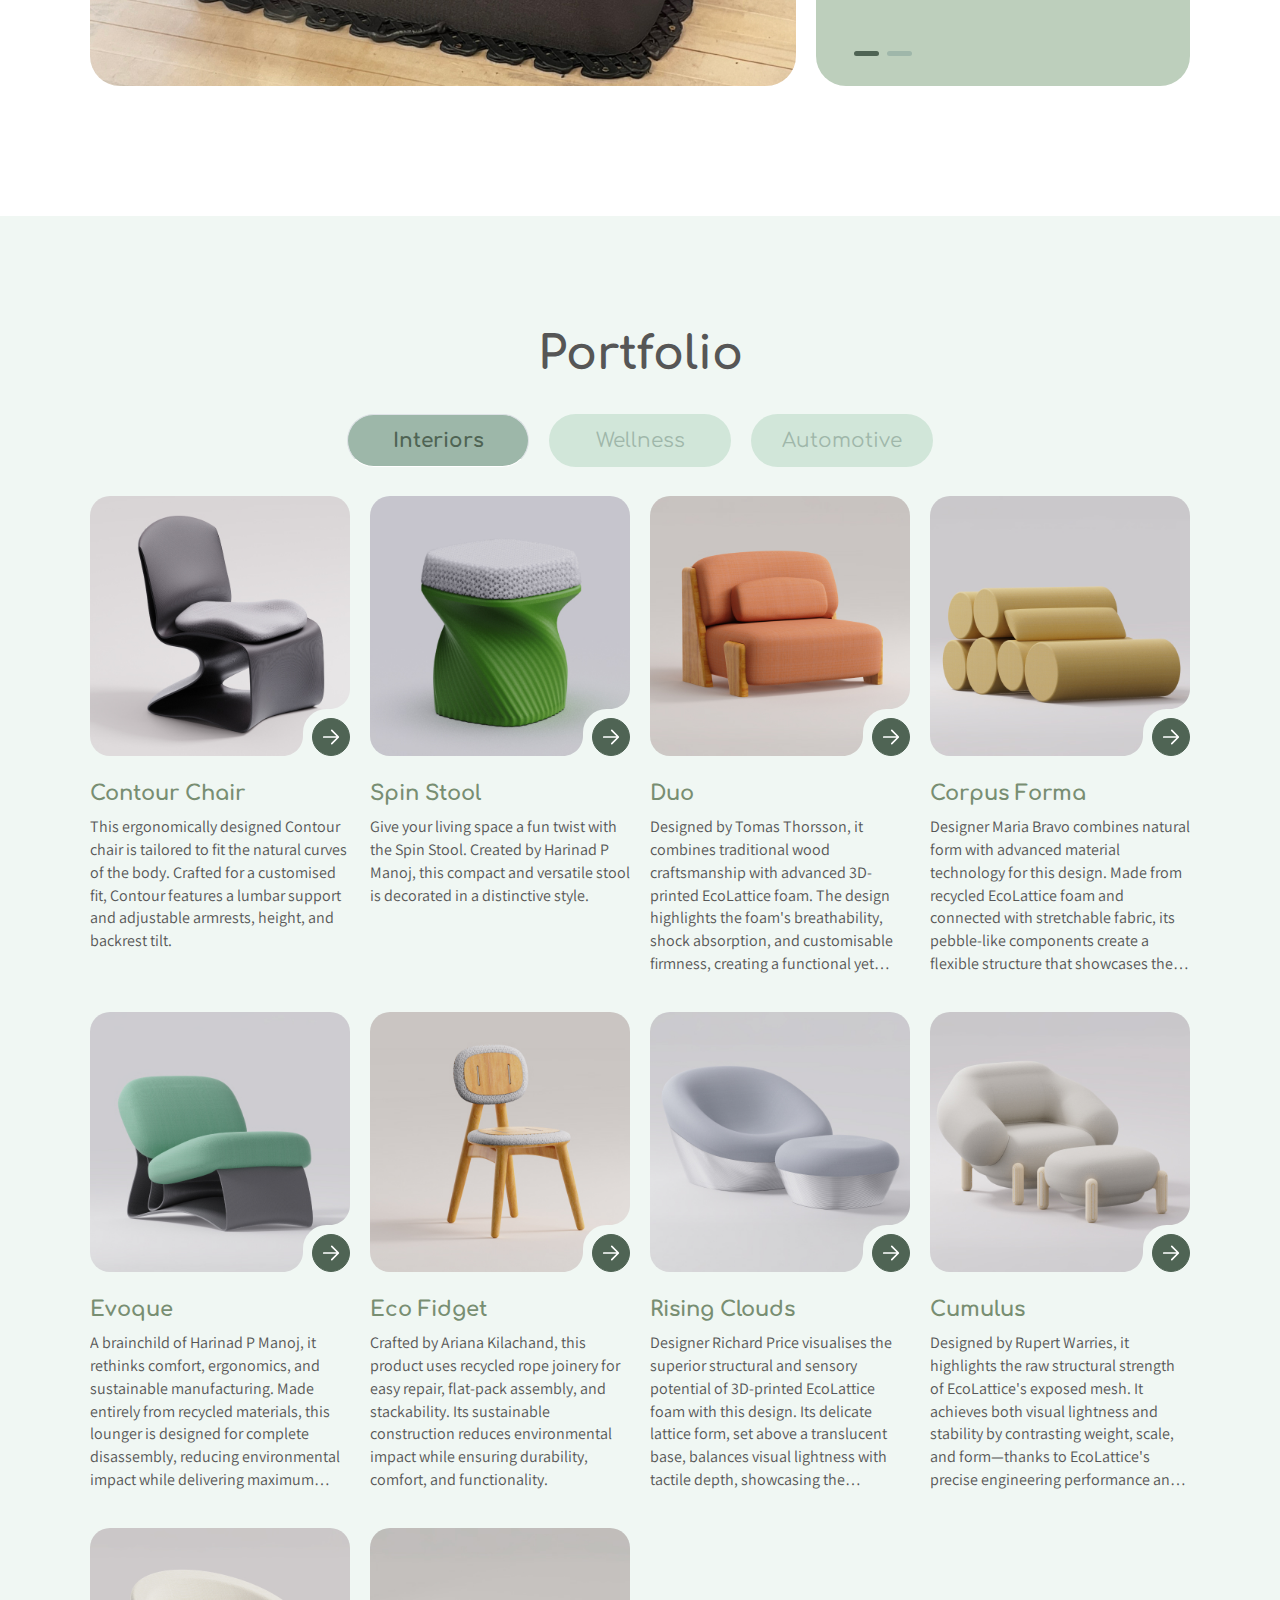
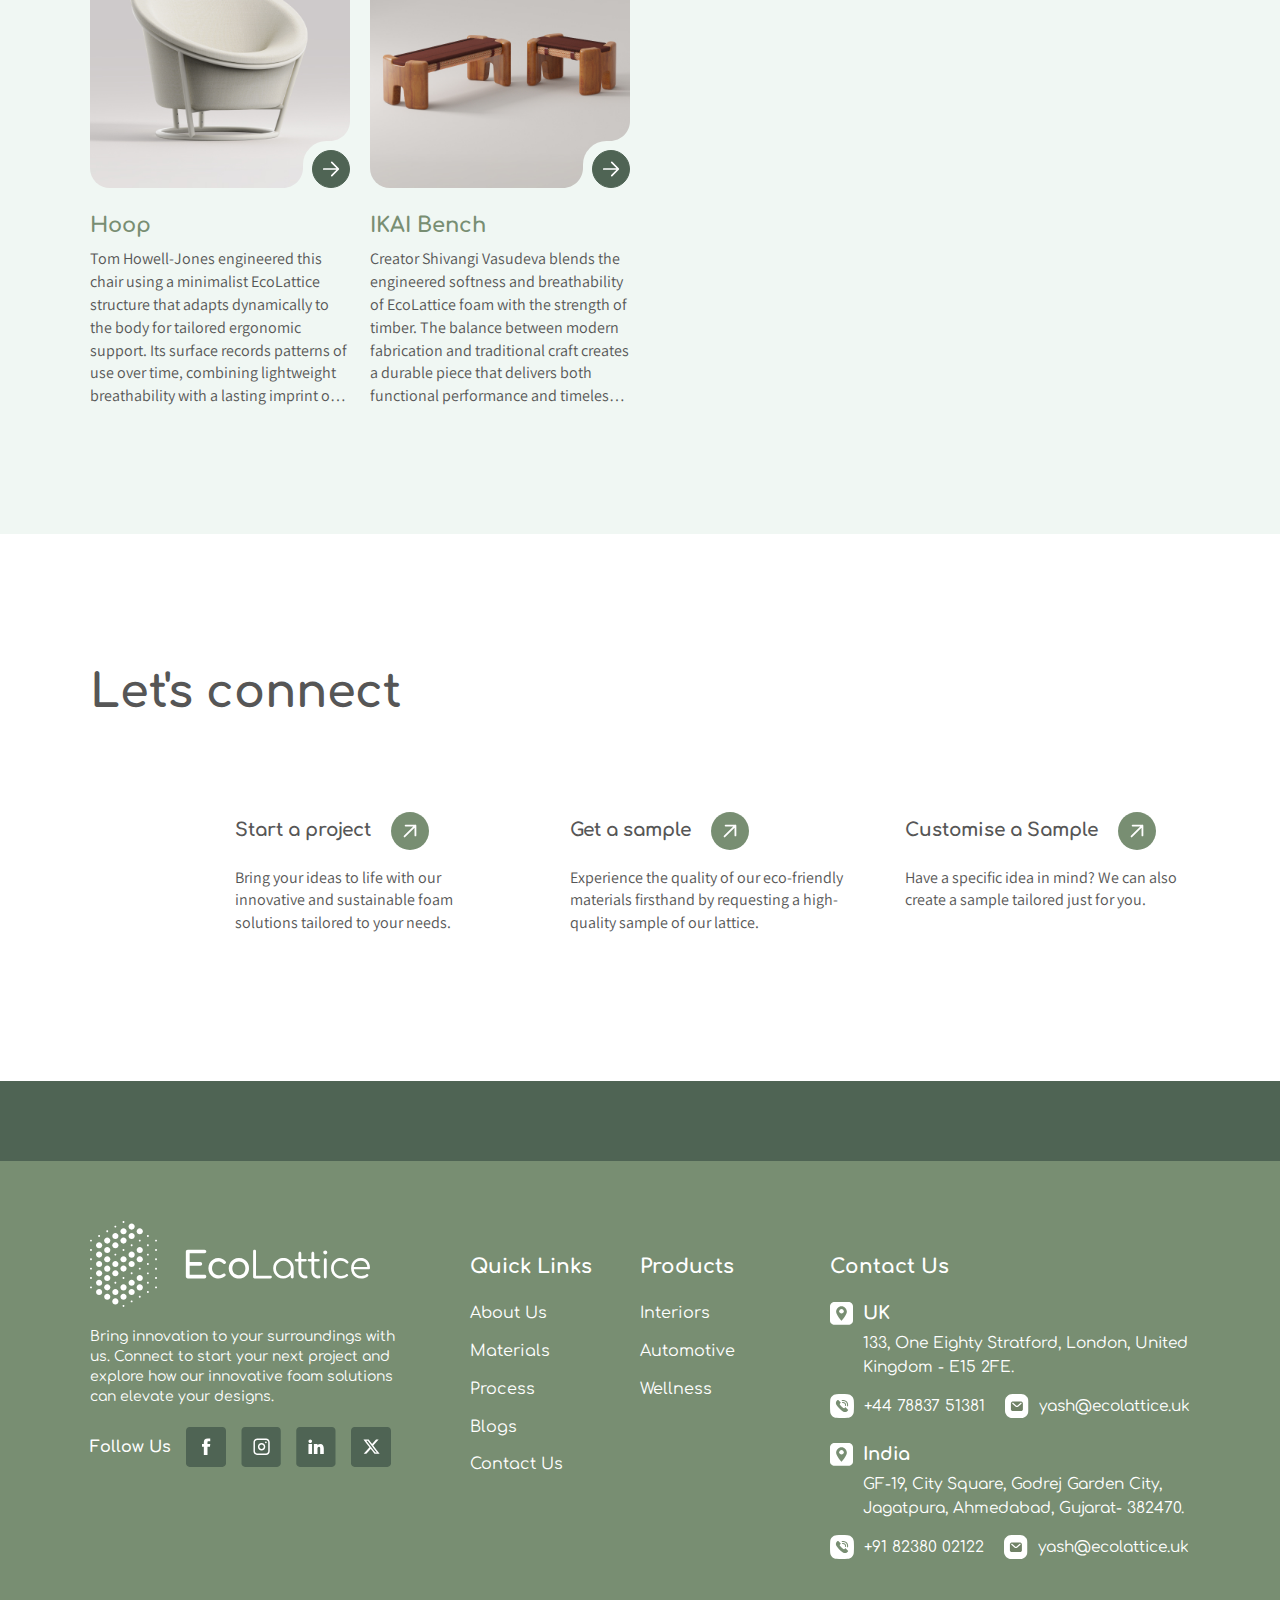
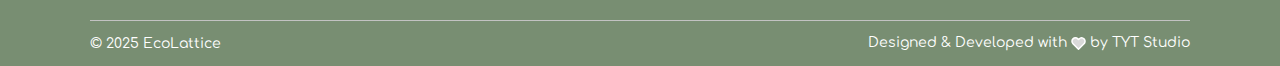
<file: process.html>
<!DOCTYPE html>
<html lang="en">
  <head>
    <!-- Required Meta Tags -->
    <meta charset="UTF-8" />
    <meta http-equiv="X-UA-Compatible" content="IE=edge" />
    <meta name="viewport" content="width=device-width, initial-scale=1.0" />
    <!-- Primary Meta Tags -->
    <title>Process || EcoLattice</title>
    <meta name="title" content="Process || EcoLattice" />
    <meta name="description" content="Process || EcoLattice" />
    <!-- Open Graph / Facebook -->
    <meta property="og:type" content="website" />
    <meta property="og:url" content="https://www.ecolattice.uk/" />
    <meta property="og:title" content="Process || EcoLattice" />
    <meta property="og:description" content="Process || EcoLattice" />
    <meta property="og:image" content="https://www.ecolattice.uk/assets/img/all-about-company.jpeg" />
    <!-- Twitter -->
    <meta property="twitter:card" content="summary_large_image" />
    <meta property="twitter:url" content="https://www.ecolattice.uk/" />
    <meta property="twitter:title" content="Process || EcoLattice" />
    <meta property="twitter:description" content="Process || EcoLattice" />
    <meta property="twitter:image" content="https://www.ecolattice.uk/assets/img/all-about-company.jpeg" />
    <!-- Favicon -->
    <link rel="icon" type="image/svg+xml" href="assets/img/favicon.svg" />
    <!-- Bootstrap Stylesheet -->
    <link rel="stylesheet" href="assets/css/bootstrap.css" />
    <!-- Swiper Slider Stylesheet -->
    <link rel="stylesheet" href="assets/css/swiper-bundle.min.css" />
    <!-- Custom Stylesheet -->
    <link rel="stylesheet" href="assets/css/style.css" />
    <!-- Font Stylesheet -->
    <link rel="preconnect" href="https://fonts.googleapis.com" />
    <link rel="preconnect" href="https://fonts.gstatic.com" crossorigin />
    <link href="https://fonts.googleapis.com/css2?family=Assistant:wght@200..800&family=Comfortaa:wght@300..700&display=swap" rel="stylesheet" />
  </head>
  <body>
    <!-- Header Area Starts -->
    <header class="header" id="header">
      <nav class="navbar navbar-expand-lg">
        <div class="container-fluid">
          <a class="navbar-brand" href="index.html"><img class="logo" src="assets/img/ecolattice-logo-vector.svg" alt="EcoLattice Logo" /></a>
          <button class="navbar-toggler" type="button" data-bs-toggle="collapse" data-bs-target="#navbarSupportedContent" aria-controls="navbarSupportedContent" aria-expanded="false" aria-label="Toggle navigation">
            <span class="navbar-toggler-icon"></span>
          </button>
          <div class="collapse navbar-collapse" id="navbarSupportedContent">
            <ul class="navbar-nav mt-2 mb-2 mt-lg-0 mb-lg-0 ms-lg-auto">
              <li class="nav-item dropdown">
                <a class="nav-link" href="products/" id="productLink">Products</a>
                <span class="dropdown-toggle-icon" role="button" aria-expanded="false" id="dropdownIcon"></span>
                <div class="dropdown-wrapper">
                  <ul class="dropdown-list-wrapper">
                    <li>
                      <a class="dropdown-item" href="products/interiors.html">Interiors</a>
                    </li>
                    <li>
                      <a class="dropdown-item" href="products/wellness.html">Wellness</a>
                    </li>
                    <li>
                      <a class="dropdown-item" href="products/automotive.html">Automotive</a>
                    </li>
                  </ul>
                  <div class="menu-posters-wrapper">
                    <ul class="posters" id="posters">
                      <li class="single-poster-item active">
                        <img src="assets/img/menu-interior.jpg" />
                      </li>
                      <li class="single-poster-item">
                        <img src="assets/img/menu-wellness.jpg" />
                      </li>
                      <li class="single-poster-item">
                        <img src="assets/img/menu-automotive.jpg" />
                      </li>
                    </ul>
                  </div>
                </div>
              </li>
              <li class="nav-item">
                <a class="nav-link" href="materials.html">Materials</a>
              </li>
              <li class="nav-item">
                <a class="nav-link active" href="process.html">Process</a>
              </li>
              <li class="nav-item">
                <a class="nav-link" href="about-us.html">About Us</a>
              </li>
              <li class="nav-item">
                <a class="nav-link" href="https://www.blog.ecolattice.uk/" target="_blank">Blogs</a>
              </li>
              <li class="nav-item">
                <a class="nav-link" href="contact-us.html">Contact Us</a>
              </li>
            </ul>
          </div>
        </div>
      </nav>
    </header>
    <!-- Header Area Ends -->

    <!-- Inside Pages Banner Area Starts -->
    <section class="inside-banner-sec">
      <div class="container">
        <div class="banner-container process-banner">
          <div class="banner-content">
            <div class="d-flex align-items-center">
              <a href="javascript:history.back()" class="sec-cta back-button">
                <span class="cta-arrow"><img src="assets/img/accordian-arrow.svg" alt="Navigation Arrow" /></span>
              </a>
              <nav aria-label="breadcrumb">
                <ol class="breadcrumb mb-0">
                  <li class="breadcrumb-item"><a href="index.html">Home</a></li>
                  <li class="breadcrumb-item active" aria-current="page">Process</li>
                </ol>
              </nav>
            </div>
            <div class="banner-title-area">
              <h1 class="banner-title">From Foam to the Future</h1>
              <p class="banner-description">At EcoLattice, we merge circular design, sustainable materials, and digital technology to reimagine foams. We are committed to creating durable, recyclable, and customisable alternatives to polyurethane by reclaiming waste elastomers and transforming them into 3D-printed lattices. We turn discarded plastics into high-performance products while our digital tools ensure precision, personalisation, and zero-waste production.</p>
              <a href="contact-us.html" class="sec-cta text-dark">
                <span>Contact Us</span>
                <span class="cta-arrow"><img src="assets/img/accordian-arrow.svg" alt="Navigation Arrow" /></span>
              </a>
            </div>
          </div>
        </div>
      </div>
    </section>
    <!-- Inside Pages Banner Area Ends -->

    <!-- Process Area Starts -->
    <section class="sec-spacing process-sec">
      <div class="container">
        <div class="process-main-wrapper">
          <div class="process-single-item">
            <div class="process-box-img swiper processImageSlider">
              <div class="swiper-wrapper">
                <div class="swiper-slide">
                  <img class="process-box-single-img" data-index="1" src="assets/img/process-slider-img-1.jpg" alt="Slide 1" />
                </div>
                <div class="swiper-slide">
                  <img class="process-box-single-img" data-index="2" src="assets/img/process-slider-img-2.jpg" alt="Slide 2" />
                </div>
              </div>
              <!-- Arrows over images -->
              <div class="custom-button-prev"><img src="assets/img/arrow-navigate.svg" /></div>
              <div class="custom-button-next"><img src="assets/img/arrow-navigate.svg" /></div>
            </div>
            <div class="process-content-wrapper swiper processContentSlider">
              <div class="swiper-wrapper">
                <div class="swiper-slide" data-index="1">
                  <div class="process-content">
                    <span class="step-container">Step <span class="step-no">1</span></span>
                    <span>Raw Material <br />Waste (TPEs)</span>
                    <p>We begin with post-consumer products and post-factory trims, collecting thermoplastic elastomers (TPEs) and carefully segregating them by Shore hardness.</p>
                  </div>
                </div>
                <div class="swiper-slide" data-index="2">
                  <div class="process-content">
                    <span class="step-container">Step <span class="step-no">2</span></span>
                    <span>Shredding</span>
                    <p>The sorted TPEs are mechanically shredded into pellets—an essential step for stable processing.</p>
                  </div>
                </div>
              </div>
              <div class="swiper-pagination process-pagination"></div>
            </div>
          </div>
          <div class="process-single-item">
            <div class="process-box-img swiper processImageSlider order-xl-2">
              <div class="swiper-wrapper">
                <div class="swiper-slide">
                  <img class="process-box-single-img" data-index="3" src="assets/img/process-slider-img-3.jpg" alt="Slide 3" />
                </div>
                <div class="swiper-slide">
                  <img class="process-box-single-img" data-index="4" src="assets/img/process-slider-img-4.jpg" alt="Slide 4" />
                </div>
              </div>
              <!-- Arrows over images -->
              <div class="custom-button-prev"><img src="assets/img/arrow-navigate.svg" /></div>
              <div class="custom-button-next"><img src="assets/img/arrow-navigate.svg" /></div>
            </div>
            <div class="process-content-wrapper swiper processContentSlider order-xl-1">
              <div class="swiper-wrapper">
                <div class="swiper-slide" data-index="3">
                  <div class="process-content">
                    <span class="step-container">Step <span class="step-no">3</span></span>
                    <span>Adding Additives</span>
                    <p>Special additives and foam elements are introduced to stabilise the material and add softness. This unique blend makes EcoTPU distinct from conventional foams.</p>
                  </div>
                </div>
                <div class="swiper-slide" data-index="4">
                  <div class="process-content">
                    <span class="step-container">Step <span class="step-no">4</span></span>
                    <span>Precise Filament Production</span>
                    <p>The pellets are processed into highly precise filaments, critical for FDM printing. EcoTPU filaments are refined through accurate molding for consistent printability.</p>
                  </div>
                </div>
              </div>
              <div class="swiper-pagination process-pagination"></div>
            </div>
          </div>
          <div class="process-single-item">
            <div class="process-box-img swiper processImageSlider">
              <div class="swiper-wrapper">
                <div class="swiper-slide">
                  <img class="process-box-single-img" data-index="5" src="assets/img/process-slider-img-5.jpg" alt="Slide 5" />
                </div>
                <div class="swiper-slide">
                  <img class="process-box-single-img" data-index="6" src="assets/img/process-slider-img-6.jpg" alt="Slide 6" />
                </div>
              </div>
              <!-- Arrows over images -->
              <div class="custom-button-prev"><img src="assets/img/arrow-navigate.svg" /></div>
              <div class="custom-button-next"><img src="assets/img/arrow-navigate.svg" /></div>
            </div>
            <div class="process-content-wrapper swiper processContentSlider">
              <div class="swiper-wrapper">
                <div class="swiper-slide" data-index="5">
                  <div class="process-content">
                    <span class="step-container">Step <span class="step-no">5</span></span>
                    <span>Filament <br />to Lattice</span>
                    <p>Using customised 3D printers, the filaments are digitally transformed into lattice structures—the building blocks of our foams. CAD models in STL or STEP formats guide the process.</p>
                  </div>
                </div>
                <div class="swiper-slide" data-index="6">
                  <div class="process-content">
                    <span class="step-container">Step <span class="step-no">6</span></span>
                    <span>Final Foam</span>
                    <p>The lattice foams are finished with light post-processing, resulting in custom-made products tailored to design requirements.</p>
                  </div>
                </div>
              </div>
              <div class="swiper-pagination process-pagination"></div>
            </div>
          </div>
          <div class="process-single-item">
            <div class="process-box-img swiper processImageSlider order-xl-2">
              <div class="swiper-wrapper">
                <div class="swiper-slide">
                  <img class="process-box-single-img" data-index="7" src="assets/img/process-slider-img-7.jpg" alt="Slide 7" />
                </div>
                <div class="swiper-slide">
                  <img class="process-box-single-img" data-index="8" src="assets/img/process-slider-img-8.jpg" alt="Slide 8" />
                </div>
              </div>
              <!-- Arrows over images -->
              <div class="custom-button-prev"><img src="assets/img/arrow-navigate.svg" /></div>
              <div class="custom-button-next"><img src="assets/img/arrow-navigate.svg" /></div>
            </div>
            <div class="process-content-wrapper swiper processContentSlider order-xl-1">
              <div class="swiper-wrapper">
                <div class="swiper-slide" data-index="7">
                  <div class="process-content">
                    <span class="step-container">Step <span class="step-no">7</span></span>
                    <span>Pressure Data Collection</span>
                    <p>We capture pressure data from users through mats or pressure-sensitive sheets for our tailor-made products. This information enables ergonomic optimisation in each creation.</p>
                  </div>
                </div>
                <div class="swiper-slide" data-index="8">
                  <div class="process-content">
                    <span class="step-container">Step <span class="step-no">8</span></span>
                    <span>Digital Customisation</span>
                    <p>Using parametric design tools like Rhino and Grasshopper, the pressure data is converted into varying density zones within the foam for a truly bespoke experience.</p>
                  </div>
                </div>
              </div>
              <div class="swiper-pagination process-pagination"></div>
            </div>
          </div>
          <div class="process-single-item">
            <div class="process-box-img swiper processImageSlider">
              <div class="swiper-wrapper">
                <div class="swiper-slide">
                  <img class="process-box-single-img" data-index="9" src="assets/img/process-slider-img-9.jpg" alt="Slide 9" />
                </div>
                <div class="swiper-slide">
                  <img class="process-box-single-img" data-index="10" src="assets/img/process-slider-img-10.jpg" alt="Slide 10" />
                </div>
              </div>
              <!-- Arrows over images -->
              <div class="custom-button-prev"><img src="assets/img/arrow-navigate.svg" /></div>
              <div class="custom-button-next"><img src="assets/img/arrow-navigate.svg" /></div>
            </div>
            <div class="process-content-wrapper swiper processContentSlider">
              <div class="swiper-wrapper">
                <div class="swiper-slide" data-index="9">
                  <div class="process-content">
                    <span class="step-container">Step <span class="step-no">9</span></span>
                    <span>Bespoke Cushion</span>
                    <p>From digital data to tangible form, we produce tailored cushions that adapt to each user's personalised need for comfort.</p>
                  </div>
                </div>
                <div class="swiper-slide" data-index="10">
                  <div class="process-content">
                    <span class="step-container">Step <span class="step-no">10</span></span>
                    <span>LFAM (Large Format Additive Manufacturing)</span>
                    <p>For larger applications, our foams are produced using LFAM printers, enabling rapid, large-scale, yet uniquely designed products.</p>
                  </div>
                </div>
              </div>
              <div class="swiper-pagination process-pagination"></div>
            </div>
          </div>
        </div>
      </div>
    </section>
    <!-- Process Area Ends -->

    <!-- Process Products Listing Area Starts -->
    <section id="home_product" class="pd-gallery process-product-sec">
      <div class="container">
        <div class="g-top-area">
          <h2 class="sec-title">Portfolio</h2>
          <!-- <p class="sec-description">Lorem ipsum dolor sit amet, consectetuer adipiscing elit, <br class="d-none d-lg-block" />sed diam nonummy nibh euismod tincidunt. Lorem ipsum dolor.</p> -->
        </div>
        <nav>
          <div class="nav nav-tabs" id="nav-tab" role="tablist">
            <button class="nav-link active" id="nav-home-tab" data-bs-toggle="tab" data-bs-target="#nav-home" type="button" role="tab" aria-controls="nav-home" aria-selected="true">Interiors</button>
            <button class="nav-link" id="nav-profile-tab" data-bs-toggle="tab" data-bs-target="#nav-profile" type="button" role="tab" aria-controls="nav-profile" aria-selected="false">Wellness</button>
            <button class="nav-link" id="nav-contact-tab" data-bs-toggle="tab" data-bs-target="#nav-contact" type="button" role="tab" aria-controls="nav-contact" aria-selected="false">Automotive</button>
          </div>
        </nav>
        <div class="tab-content" id="nav-tabContent">
          <div class="tab-pane fade show active" id="nav-home" role="tabpanel" aria-labelledby="nav-home-tab" tabindex="0">
            <div class="gallery-container">
              <a href="https://ecolattice.shop/products/contour-chair" target="EcoLattice" class="gallery-item cta-main">
                <div class="single-product-img">
                  <img src="assets/img/contour-chair-interior.jpg" alt="" />
                  <div class="cta-container small-cta-container">
                    <div class="button-arrow-container" style="background-color: #f0f7f3">
                      <svg xmlns="http://www.w3.org/2000/svg" viewBox="0 0 100 100"><path d="m100,0H0v100C0,44.77,44.77,0,100,0Z" fill="#F0F7F3"></path></svg>
                      <div class="button-arrow">
                        <svg width="39" height="36" viewBox="0 0 39 36" fill="none" xmlns="http://www.w3.org/2000/svg">
                          <path d="M21.3094 2.63178L36.6482 17.9706M36.6482 17.9706L21.3094 33.3093M36.6482 17.9706H2.70705" stroke="white" stroke-width="4" stroke-linecap="round" />
                        </svg>
                      </div>
                      <svg xmlns="http://www.w3.org/2000/svg" viewBox="0 0 100 100"><path d="m100,0H0v100C0,44.77,44.77,0,100,0Z" fill="#F0F7F3"></path></svg>
                    </div>
                  </div>
                </div>
                <h3 class="single-product-title">Contour Chair</h3>
                <p class="single-product-description">This ergonomically designed Contour chair is tailored to fit the natural curves of the body. Crafted for a customised fit, Contour features a lumbar support and adjustable armrests, height, and backrest tilt.</p>
              </a>
              <a href="https://ecolattice.shop/products/spin-stool" target="EcoLattice" class="gallery-item cta-main">
                <div class="single-product-img">
                  <img src="assets/img/spin-stool-interior.jpg" alt="" />
                  <div class="cta-container small-cta-container">
                    <div class="button-arrow-container" style="background-color: #f0f7f3">
                      <svg xmlns="http://www.w3.org/2000/svg" viewBox="0 0 100 100"><path d="m100,0H0v100C0,44.77,44.77,0,100,0Z" fill="#F0F7F3"></path></svg>
                      <div class="button-arrow">
                        <svg width="39" height="36" viewBox="0 0 39 36" fill="none" xmlns="http://www.w3.org/2000/svg">
                          <path d="M21.3094 2.63178L36.6482 17.9706M36.6482 17.9706L21.3094 33.3093M36.6482 17.9706H2.70705" stroke="white" stroke-width="4" stroke-linecap="round" />
                        </svg>
                      </div>
                      <svg xmlns="http://www.w3.org/2000/svg" viewBox="0 0 100 100"><path d="m100,0H0v100C0,44.77,44.77,0,100,0Z" fill="#F0F7F3"></path></svg>
                    </div>
                  </div>
                </div>
                <h3 class="single-product-title">Spin Stool</h3>
                <p class="single-product-description">Give your living space a fun twist with the Spin Stool. Created by Harinad P Manoj, this compact and versatile stool is decorated in a distinctive style.</p>
              </a>
              <a href="https://ecolattice.shop/products/duo" target="EcoLattice" class="gallery-item cta-main">
                <div class="single-product-img">
                  <img src="assets/img/duo-interior.jpg" alt="" />
                  <div class="cta-container small-cta-container">
                    <div class="button-arrow-container" style="background-color: #f0f7f3">
                      <svg xmlns="http://www.w3.org/2000/svg" viewBox="0 0 100 100"><path d="m100,0H0v100C0,44.77,44.77,0,100,0Z" fill="#F0F7F3"></path></svg>
                      <div class="button-arrow">
                        <svg width="39" height="36" viewBox="0 0 39 36" fill="none" xmlns="http://www.w3.org/2000/svg">
                          <path d="M21.3094 2.63178L36.6482 17.9706M36.6482 17.9706L21.3094 33.3093M36.6482 17.9706H2.70705" stroke="white" stroke-width="4" stroke-linecap="round" />
                        </svg>
                      </div>
                      <svg xmlns="http://www.w3.org/2000/svg" viewBox="0 0 100 100"><path d="m100,0H0v100C0,44.77,44.77,0,100,0Z" fill="#F0F7F3"></path></svg>
                    </div>
                  </div>
                </div>
                <h3 class="single-product-title">Duo</h3>
                <p class="single-product-description">Designed by Tomas Thorsson, it combines traditional wood craftsmanship with advanced 3D-printed EcoLattice foam. The design highlights the foam's breathability, shock absorption, and customisable firmness, creating a functional yet sculptural piece that bridges heritage and modern innovation.</p>
              </a>
              <a href="https://ecolattice.shop/products/corpusforma" target="EcoLattice" class="gallery-item cta-main">
                <div class="single-product-img">
                  <img src="assets/img/corpus-forma-interior.jpg" alt="" />
                  <div class="cta-container small-cta-container">
                    <div class="button-arrow-container" style="background-color: #f0f7f3">
                      <svg xmlns="http://www.w3.org/2000/svg" viewBox="0 0 100 100"><path d="m100,0H0v100C0,44.77,44.77,0,100,0Z" fill="#F0F7F3"></path></svg>
                      <div class="button-arrow">
                        <svg width="39" height="36" viewBox="0 0 39 36" fill="none" xmlns="http://www.w3.org/2000/svg">
                          <path d="M21.3094 2.63178L36.6482 17.9706M36.6482 17.9706L21.3094 33.3093M36.6482 17.9706H2.70705" stroke="white" stroke-width="4" stroke-linecap="round" />
                        </svg>
                      </div>
                      <svg xmlns="http://www.w3.org/2000/svg" viewBox="0 0 100 100"><path d="m100,0H0v100C0,44.77,44.77,0,100,0Z" fill="#F0F7F3"></path></svg>
                    </div>
                  </div>
                </div>
                <h3 class="single-product-title">Corpus Forma</h3>
                <p class="single-product-description">Designer Maria Bravo combines natural form with advanced material technology for this design. Made from recycled EcoLattice foam and connected with stretchable fabric, its pebble-like components create a flexible structure that showcases the material's lightness, breathability, and sculptural precision.</p>
              </a>
              <a href="https://ecolattice.shop/products/evoque" target="EcoLattice" class="gallery-item cta-main">
                <div class="single-product-img">
                  <img src="assets/img/evoque-interior.jpg" alt="" />
                  <div class="cta-container small-cta-container">
                    <div class="button-arrow-container" style="background-color: #f0f7f3">
                      <svg xmlns="http://www.w3.org/2000/svg" viewBox="0 0 100 100"><path d="m100,0H0v100C0,44.77,44.77,0,100,0Z" fill="#F0F7F3"></path></svg>
                      <div class="button-arrow">
                        <svg width="39" height="36" viewBox="0 0 39 36" fill="none" xmlns="http://www.w3.org/2000/svg">
                          <path d="M21.3094 2.63178L36.6482 17.9706M36.6482 17.9706L21.3094 33.3093M36.6482 17.9706H2.70705" stroke="white" stroke-width="4" stroke-linecap="round" />
                        </svg>
                      </div>
                      <svg xmlns="http://www.w3.org/2000/svg" viewBox="0 0 100 100"><path d="m100,0H0v100C0,44.77,44.77,0,100,0Z" fill="#F0F7F3"></path></svg>
                    </div>
                  </div>
                </div>
                <h3 class="single-product-title">Evoque</h3>
                <p class="single-product-description">A brainchild of Harinad P Manoj, it rethinks comfort, ergonomics, and sustainable manufacturing. Made entirely from recycled materials, this lounger is designed for complete disassembly, reducing environmental impact while delivering maximum comfort.</p>
              </a>
              <a href="https://ecolattice.shop/products/ecofidget" target="EcoLattice" class="gallery-item cta-main">
                <div class="single-product-img">
                  <img src="assets/img/eco-fidget-interior.jpg" alt="" />
                  <div class="cta-container small-cta-container">
                    <div class="button-arrow-container" style="background-color: #f0f7f3">
                      <svg xmlns="http://www.w3.org/2000/svg" viewBox="0 0 100 100"><path d="m100,0H0v100C0,44.77,44.77,0,100,0Z" fill="#F0F7F3"></path></svg>
                      <div class="button-arrow">
                        <svg width="39" height="36" viewBox="0 0 39 36" fill="none" xmlns="http://www.w3.org/2000/svg">
                          <path d="M21.3094 2.63178L36.6482 17.9706M36.6482 17.9706L21.3094 33.3093M36.6482 17.9706H2.70705" stroke="white" stroke-width="4" stroke-linecap="round" />
                        </svg>
                      </div>
                      <svg xmlns="http://www.w3.org/2000/svg" viewBox="0 0 100 100"><path d="m100,0H0v100C0,44.77,44.77,0,100,0Z" fill="#F0F7F3"></path></svg>
                    </div>
                  </div>
                </div>
                <h3 class="single-product-title">Eco Fidget</h3>
                <p class="single-product-description">Crafted by Ariana Kilachand, this product uses recycled rope joinery for easy repair, flat-pack assembly, and stackability. Its sustainable construction reduces environmental impact while ensuring durability, comfort, and functionality.</p>
              </a>
              <a href="https://ecolattice.shop/products/rising-clouds" target="EcoLattice" class="gallery-item cta-main">
                <div class="single-product-img">
                  <img src="assets/img/rising-cloud-interior.jpg" alt="" />
                  <div class="cta-container small-cta-container">
                    <div class="button-arrow-container" style="background-color: #f0f7f3">
                      <svg xmlns="http://www.w3.org/2000/svg" viewBox="0 0 100 100"><path d="m100,0H0v100C0,44.77,44.77,0,100,0Z" fill="#F0F7F3"></path></svg>
                      <div class="button-arrow">
                        <svg width="39" height="36" viewBox="0 0 39 36" fill="none" xmlns="http://www.w3.org/2000/svg">
                          <path d="M21.3094 2.63178L36.6482 17.9706M36.6482 17.9706L21.3094 33.3093M36.6482 17.9706H2.70705" stroke="white" stroke-width="4" stroke-linecap="round" />
                        </svg>
                      </div>
                      <svg xmlns="http://www.w3.org/2000/svg" viewBox="0 0 100 100"><path d="m100,0H0v100C0,44.77,44.77,0,100,0Z" fill="#F0F7F3"></path></svg>
                    </div>
                  </div>
                </div>
                <h3 class="single-product-title">Rising Clouds</h3>
                <p class="single-product-description">Designer Richard Price visualises the superior structural and sensory potential of 3D-printed EcoLattice foam with this design. Its delicate lattice form, set above a translucent base, balances visual lightness with tactile depth, showcasing the material's ability to merge innovation with experiential design.</p>
              </a>
              <a href="https://ecolattice.shop/products/cumulus" target="EcoLattice" class="gallery-item cta-main">
                <div class="single-product-img">
                  <img src="assets/img/cumulus-interior.jpg" alt="" />
                  <div class="cta-container small-cta-container">
                    <div class="button-arrow-container" style="background-color: #f0f7f3">
                      <svg xmlns="http://www.w3.org/2000/svg" viewBox="0 0 100 100"><path d="m100,0H0v100C0,44.77,44.77,0,100,0Z" fill="#F0F7F3"></path></svg>
                      <div class="button-arrow">
                        <svg width="39" height="36" viewBox="0 0 39 36" fill="none" xmlns="http://www.w3.org/2000/svg">
                          <path d="M21.3094 2.63178L36.6482 17.9706M36.6482 17.9706L21.3094 33.3093M36.6482 17.9706H2.70705" stroke="white" stroke-width="4" stroke-linecap="round" />
                        </svg>
                      </div>
                      <svg xmlns="http://www.w3.org/2000/svg" viewBox="0 0 100 100"><path d="m100,0H0v100C0,44.77,44.77,0,100,0Z" fill="#F0F7F3"></path></svg>
                    </div>
                  </div>
                </div>
                <h3 class="single-product-title">Cumulus</h3>
                <p class="single-product-description">Designed by Rupert Warries, it highlights the raw structural strength of EcoLattice's exposed mesh. It achieves both visual lightness and stability by contrasting weight, scale, and form—thanks to EcoLattice's precise engineering performance and refined aesthetics.</p>
              </a>
              <a href="https://ecolattice.shop/products/hoop" target="EcoLattice" class="gallery-item cta-main">
                <div class="single-product-img">
                  <img src="assets/img/hoop-interior.jpg" alt="" />
                  <div class="cta-container small-cta-container">
                    <div class="button-arrow-container" style="background-color: #f0f7f3">
                      <svg xmlns="http://www.w3.org/2000/svg" viewBox="0 0 100 100"><path d="m100,0H0v100C0,44.77,44.77,0,100,0Z" fill="#F0F7F3"></path></svg>
                      <div class="button-arrow">
                        <svg width="39" height="36" viewBox="0 0 39 36" fill="none" xmlns="http://www.w3.org/2000/svg">
                          <path d="M21.3094 2.63178L36.6482 17.9706M36.6482 17.9706L21.3094 33.3093M36.6482 17.9706H2.70705" stroke="white" stroke-width="4" stroke-linecap="round" />
                        </svg>
                      </div>
                      <svg xmlns="http://www.w3.org/2000/svg" viewBox="0 0 100 100"><path d="m100,0H0v100C0,44.77,44.77,0,100,0Z" fill="#F0F7F3"></path></svg>
                    </div>
                  </div>
                </div>
                <h3 class="single-product-title">Hoop</h3>
                <p class="single-product-description">Tom Howell-Jones engineered this chair using a minimalist EcoLattice structure that adapts dynamically to the body for tailored ergonomic support. Its surface records patterns of use over time, combining lightweight breathability with a lasting imprint of interaction.</p>
              </a>
              <a href="#" class="gallery-item cta-main">
                <div class="single-product-img">
                  <img src="assets/img/ikai-interior.jpg" alt="" />
                  <div class="cta-container small-cta-container">
                    <div class="button-arrow-container" style="background-color: #f0f7f3">
                      <svg xmlns="http://www.w3.org/2000/svg" viewBox="0 0 100 100"><path d="m100,0H0v100C0,44.77,44.77,0,100,0Z" fill="#F0F7F3"></path></svg>
                      <div class="button-arrow">
                        <svg width="39" height="36" viewBox="0 0 39 36" fill="none" xmlns="http://www.w3.org/2000/svg">
                          <path d="M21.3094 2.63178L36.6482 17.9706M36.6482 17.9706L21.3094 33.3093M36.6482 17.9706H2.70705" stroke="white" stroke-width="4" stroke-linecap="round" />
                        </svg>
                      </div>
                      <svg xmlns="http://www.w3.org/2000/svg" viewBox="0 0 100 100"><path d="m100,0H0v100C0,44.77,44.77,0,100,0Z" fill="#F0F7F3"></path></svg>
                    </div>
                  </div>
                </div>
                <h3 class="single-product-title">IKAI Bench</h3>
                <p class="single-product-description">Creator Shivangi Vasudeva blends the engineered softness and breathability of EcoLattice foam with the strength of timber. The balance between modern fabrication and traditional craft creates a durable piece that delivers both functional performance and timeless aesthetic appeal.</p>
              </a>
            </div>
          </div>
          <div class="tab-pane fade" id="nav-profile" role="tabpanel" aria-labelledby="nav-profile-tab" tabindex="0">
            <div class="gallery-container justify-content-lg-center">
              <a href="https://ecolattice.shop/products/wheel-chair" target="EcoLattice" class="gallery-item cta-main">
                <div class="single-product-img">
                  <img src="assets/img/wheel-chair-wellness.jpg" alt="" />
                  <div class="cta-container small-cta-container">
                    <div class="button-arrow-container" style="background-color: #f0f7f3">
                      <svg xmlns="http://www.w3.org/2000/svg" viewBox="0 0 100 100"><path d="m100,0H0v100C0,44.77,44.77,0,100,0Z" fill="#F0F7F3"></path></svg>
                      <div class="button-arrow">
                        <svg width="39" height="36" viewBox="0 0 39 36" fill="none" xmlns="http://www.w3.org/2000/svg">
                          <path d="M21.3094 2.63178L36.6482 17.9706M36.6482 17.9706L21.3094 33.3093M36.6482 17.9706H2.70705" stroke="white" stroke-width="4" stroke-linecap="round" />
                        </svg>
                      </div>
                      <svg xmlns="http://www.w3.org/2000/svg" viewBox="0 0 100 100"><path d="m100,0H0v100C0,44.77,44.77,0,100,0Z" fill="#F0F7F3"></path></svg>
                    </div>
                  </div>
                </div>
                <h3 class="single-product-title">Wheelchair Cushion</h3>
                <p class="single-product-description">This made-to-measure wheelchair cushion supports the user's unique body contour and distributes pressure points evenly for enhanced comfort and improved mobility.</p>
              </a>
              <a href="https://ecolattice.shop/products/lumbar-support" target="EcoLattice" class="gallery-item cta-main">
                <div class="single-product-img">
                  <img src="assets/img/lumbar-support-wellness.jpg" alt="" />
                  <div class="cta-container small-cta-container">
                    <div class="button-arrow-container" style="background-color: #f0f7f3">
                      <svg xmlns="http://www.w3.org/2000/svg" viewBox="0 0 100 100"><path d="m100,0H0v100C0,44.77,44.77,0,100,0Z" fill="#F0F7F3"></path></svg>
                      <div class="button-arrow">
                        <svg width="39" height="36" viewBox="0 0 39 36" fill="none" xmlns="http://www.w3.org/2000/svg">
                          <path d="M21.3094 2.63178L36.6482 17.9706M36.6482 17.9706L21.3094 33.3093M36.6482 17.9706H2.70705" stroke="white" stroke-width="4" stroke-linecap="round" />
                        </svg>
                      </div>
                      <svg xmlns="http://www.w3.org/2000/svg" viewBox="0 0 100 100"><path d="m100,0H0v100C0,44.77,44.77,0,100,0Z" fill="#F0F7F3"></path></svg>
                    </div>
                  </div>
                </div>
                <h3 class="single-product-title">Lumbar Support</h3>
                <p class="single-product-description">This custom-fit lumbar support perfectly fits the user's individual body shape. It is designed to be easy to clean and to stand the test of time with its breathability and biocompatibility.</p>
              </a>
              <a href="https://ecolattice.shop/products/office-chair" target="EcoLattice" class="gallery-item cta-main">
                <div class="single-product-img">
                  <img src="assets/img/office-chair-wellness.jpg" alt="" />
                  <div class="cta-container small-cta-container">
                    <div class="button-arrow-container" style="background-color: #f0f7f3">
                      <svg xmlns="http://www.w3.org/2000/svg" viewBox="0 0 100 100"><path d="m100,0H0v100C0,44.77,44.77,0,100,0Z" fill="#F0F7F3"></path></svg>
                      <div class="button-arrow">
                        <svg width="39" height="36" viewBox="0 0 39 36" fill="none" xmlns="http://www.w3.org/2000/svg">
                          <path d="M21.3094 2.63178L36.6482 17.9706M36.6482 17.9706L21.3094 33.3093M36.6482 17.9706H2.70705" stroke="white" stroke-width="4" stroke-linecap="round" />
                        </svg>
                      </div>
                      <svg xmlns="http://www.w3.org/2000/svg" viewBox="0 0 100 100"><path d="m100,0H0v100C0,44.77,44.77,0,100,0Z" fill="#F0F7F3"></path></svg>
                    </div>
                  </div>
                </div>
                <h3 class="single-product-title">Office Chairs</h3>
                <p class="single-product-description">Optimised for more durable, comfortable, and breathable office chairs, EcoLattice tailored cushion uses highly-customisable pressure data to provide balanced pressure relief for each user.</p>
              </a>
            </div>
          </div>
          <div class="tab-pane fade" id="nav-contact" role="tabpanel" aria-labelledby="nav-contact-tab" tabindex="0">
            <div class="gallery-container justify-content-lg-center">
              <a href="#" class="gallery-item cta-main">
                <div class="single-product-img">
                  <img src="assets/img/toyota-boshoku.jpg" alt="" />
                  <div class="cta-container small-cta-container">
                    <div class="button-arrow-container" style="background-color: #f0f7f3">
                      <svg xmlns="http://www.w3.org/2000/svg" viewBox="0 0 100 100"><path d="m100,0H0v100C0,44.77,44.77,0,100,0Z" fill="#F0F7F3"></path></svg>
                      <div class="button-arrow">
                        <svg width="39" height="36" viewBox="0 0 39 36" fill="none" xmlns="http://www.w3.org/2000/svg">
                          <path d="M21.3094 2.63178L36.6482 17.9706M36.6482 17.9706L21.3094 33.3093M36.6482 17.9706H2.70705" stroke="white" stroke-width="4" stroke-linecap="round" />
                        </svg>
                      </div>
                      <svg xmlns="http://www.w3.org/2000/svg" viewBox="0 0 100 100"><path d="m100,0H0v100C0,44.77,44.77,0,100,0Z" fill="#F0F7F3"></path></svg>
                    </div>
                  </div>
                </div>
                <h3 class="single-product-title">Toyota Boshoku</h3>
                <p class="single-product-description">We presented our sustainable options for automotive seating at Milan Design Week with Toyota Boshoku.</p>
              </a>
              <a href="#" class="gallery-item cta-main">
                <div class="single-product-img">
                  <img src="assets/img/ecolattice-car-chair.jpg" alt="" />
                  <div class="cta-container small-cta-container">
                    <div class="button-arrow-container" style="background-color: #f0f7f3">
                      <svg xmlns="http://www.w3.org/2000/svg" viewBox="0 0 100 100"><path d="m100,0H0v100C0,44.77,44.77,0,100,0Z" fill="#F0F7F3"></path></svg>
                      <div class="button-arrow">
                        <svg width="39" height="36" viewBox="0 0 39 36" fill="none" xmlns="http://www.w3.org/2000/svg">
                          <path d="M21.3094 2.63178L36.6482 17.9706M36.6482 17.9706L21.3094 33.3093M36.6482 17.9706H2.70705" stroke="white" stroke-width="4" stroke-linecap="round" />
                        </svg>
                      </div>
                      <svg xmlns="http://www.w3.org/2000/svg" viewBox="0 0 100 100"><path d="m100,0H0v100C0,44.77,44.77,0,100,0Z" fill="#F0F7F3"></path></svg>
                    </div>
                  </div>
                </div>
                <h3 class="single-product-title">Automotive Seat Concept</h3>
                <p class="single-product-description">EcoLattice introduced its first automotive seat concept in 2023, attracting attention from the automotive sector and from industries like aerospace, interiors, and wellness. This prototype shows how our recyclable lattice foams can improve comfort and sustainability in mobility.</p>
              </a>
            </div>
          </div>
        </div>
      </div>
    </section>
    <!-- Process Products Listing Area Ends -->

    <!-- About Us Connect Us Area Starts -->
    <section class="sec-spacing sec-connect">
      <div class="container">
        <div class="connect-top-area">
          <h2 class="sec-title">Let's connect</h2>
        </div>
        <div class="connect-items">
          <div class="connect-item">
            <a href="contact-us.html" class="sec-cta">
              <span>Start a project</span>
              <span class="cta-arrow"><img src="assets/img/accordian-arrow.svg" alt="Navigation Arrow" /></span>
            </a>
            <p>Bring your ideas to life with our innovative and sustainable foam solutions tailored to your needs.</p>
          </div>
          <div class="connect-item">
            <a href="https://forms.gle/FNAAEsFs3AmQ3Gzs6" target="_blank" class="sec-cta">
              <span>Get a sample</span>
              <span class="cta-arrow"><img src="assets/img/accordian-arrow.svg" alt="Navigation Arrow" /></span>
            </a>
            <p>Experience the quality of our eco-friendly materials firsthand by requesting a high-quality sample of our lattice.</p>
          </div>
          <div class="connect-item">
            <a href="https://forms.gle/FNAAEsFs3AmQ3Gzs6" target="_blank" class="sec-cta">
              <span>Customise a Sample</span>
              <span class="cta-arrow"><img src="assets/img/accordian-arrow.svg" alt="Navigation Arrow" /></span>
            </a>
            <p>Have a specific idea in mind? We can also create a sample tailored just for you.</p>
          </div>
        </div>
      </div>
    </section>
    <!-- About Us Connect Area Ends -->

    <!-- Newsletter SignUp Area Starts -->
    <section class="newsletter-sec">
      <div class="container">
        <div class="newsletter-flex">
          <!-- Elfsight Form Builder | Newsletter SignUp -->
          <script src="https://static.elfsight.com/platform/platform.js" async></script>
          <div class="elfsight-app-bd28a378-3c36-4c16-b690-75b3f75d7ee0" data-elfsight-app-lazy></div>
        </div>
      </div>
    </section>
    <!-- Newsletter SignUp Area Ends -->

    <!-- Footer Area Starts -->
    <footer class="footer">
      <div class="container">
        <div class="ftr-top">
          <div class="row">
            <div class="col-md-6 col-lg-5 col-xl-4">
              <div class="ftr-logo-area">
                <a class="ftr-logo" href="index.html"><img src="assets/img/ecolattice-logo-vector.svg" alt="EcoLattice Logo" /></a>
                <p>Bring innovation to your surroundings with us. Connect to start your next project and explore how our innovative foam solutions can elevate your designs.</p>
                <div class="follow-list-area">
                  <span>Follow Us</span>
                  <ul class="follow-list">
                    <li>
                      <a href="https://www.facebook.com/ecolattice" target="_blank"><img src="assets/img/facebook-icon.svg" alt="Facebook Icon" /></a>
                    </li>
                    <li>
                      <a href="https://www.instagram.com/ecolattice_/" target="_blank"><img src="assets/img/instagram-icon.svg" alt="Instagram Icon" /></a>
                    </li>
                    <li>
                      <a href="https://www.linkedin.com/company/ecolattice/" target="_blank"><img src="assets/img/linkedin-icon.svg" alt="LinkedIn Icon" /></a>
                    </li>
                    <li>
                      <a href="https://twitter.com/ecolattice_" target="_blank"><img src="assets/img/twitter-icon.svg" alt="Twitter Icon" /></a>
                    </li>
                  </ul>
                </div>
              </div>
            </div>
            <div class="col-md-3 col-lg-4 col-xl-2 pe-xl-0 pe-xxl-4">
              <div class="single-ftr-item">
                <span class="ftr-item-title">Quick Links</span>
                <ul class="ftr-list">
                  <li><a href="about-us.html">About Us</a></li>
                  <li><a href="materials.html">Materials</a></li>
                  <li><a href="process.html">Process</a></li>
                  <li><a href="https://www.blog.ecolattice.uk/" target="_blank">Blogs</a></li>
                  <li><a href="contact-us.html">Contact Us</a></li>
                </ul>
              </div>
            </div>
            <div class="col-md-3 col-xl-2 px-xl-0 px-xxl-4">
              <div class="single-ftr-item ps-md-0">
                <span class="ftr-item-title">Products</span>
                <ul class="ftr-list">
                  <li><a href="products/interiors.html">Interiors</a></li>
                  <li><a href="products/automotive.html">Automotive</a></li>
                  <li><a href="products/wellness.html">Wellness</a></li>
                </ul>
              </div>
            </div>
            <div class="col-xl-4 ps-xl-0 ps-xxl-4">
              <div class="single-ftr-item ps-md-0 pt-md-4 pt-xl-0">
                <span class="ftr-item-title">Contact Us</span>
                <div class="d-md-flex flex-xl-column gap-md-5 gap-xl-4">
                  <ul class="contact-list w-md-50 w-xl-100">
                    <li>
                      <img src="assets/img/location-icon.svg" alt="Location Mark Icon" /><a href="https://maps.app.goo.gl/XY3Sro6HAL9CVXJ38" target="_blank">
                        <span class="ft-location-tag">UK</span>
                        <address class="mb-0">133, One Eighty Stratford, London, <br class="d-none d-xxl-block" />United Kingdom - E15 2FE.</address>
                      </a>
                    </li>
                    <li>
                      <ul class="ft-contact-inner-list">
                        <li><img src="assets/img/call-icon.svg" alt="Call Icon" /><a href="tel:+44 78837 51381" class="text-nowrap">+44 78837 51381</a></li>
                        <li><img src="assets/img/mail-icon.svg" alt="Mail Icon" /><a href="mailto:yash@ecolattice.uk" class="text-nowrap">yash@ecolattice.uk</a></li>
                      </ul>
                    </li>
                  </ul>
                  <ul class="contact-list w-md-50 w-xl-100 mt-4 mt-md-0 mt-xxl-3">
                    <li>
                      <img src="assets/img/location-icon.svg" alt="Location Mark Icon" /><a href="https://maps.app.goo.gl/RZoQdp5kFBTUbH3h6" target="_blank">
                        <span class="ft-location-tag">India</span>
                        <address class="mb-0">GF-19, City Square, Godrej Garden City, Jagatpura, Ahmedabad, Gujarat- 382470.</address>
                      </a>
                    </li>
                    <li>
                      <ul class="ft-contact-inner-list">
                        <li><img src="assets/img/call-icon.svg" alt="Call Icon" /><a href="tel:+91 82380 02122" class="text-nowrap">+91 82380 02122</a></li>
                        <li><img src="assets/img/mail-icon.svg" alt="Mail Icon" /><a href="mailto:yash@ecolattice.uk" class="text-nowrap">yash@ecolattice.uk</a></li>
                      </ul>
                    </li>
                  </ul>
                </div>
              </div>
            </div>
          </div>
        </div>
        <div class="ftr-btm">
          <p>&#169; 2025 EcoLattice</p>
          <p>Designed & Developed with <img src="assets/img/heart-icon.svg" alt="Heart Icon" /> by <a href="https://www.tytstudio.com/" target="_blank">TYT Studio</a></p>
        </div>
      </div>
    </footer>
    <!-- Footer Area Ends -->

    <!-- Required JS -->
    <script src="assets/js/jquery.min.js"></script>
    <script src="assets/js/locomotive-scroll.js"></script>
    <script src="assets/js/bootstrap.min.js"></script>
    <script src="assets/js/swiper-bundle.min.js"></script>
    <script src="assets/js/headroom.min.js"></script>
    <!-- Custom JS -->
    <script src="assets/js/custom.js"></script>
    <script>
      document.querySelectorAll(".process-single-item").forEach((section) => {
        const imageSwiper = new Swiper(section.querySelector(".processImageSlider"), {
          slidesPerView: 1,
          spaceBetween: 10,
          effect: "fade",
          navigation: {
            nextEl: section.querySelector(".custom-button-next"),
            prevEl: section.querySelector(".custom-button-prev"),
          },
          autoplay: {
            delay: 8000,
            disableOnInteraction: false, // ← We handle interaction manually
          },
        });
        const contentSwiper = new Swiper(section.querySelector(".processContentSlider"), {
          slidesPerView: 1,
          spaceBetween: 20,
          grabCursor: true,
          autoplay: {
            delay: 8000,
            disableOnInteraction: false, // ← We handle interaction manually
          },
          pagination: {
            el: section.querySelector(".swiper-pagination"),
            clickable: true,
          },
        });
        // Link Swipers
        imageSwiper.controller.control = contentSwiper;
        contentSwiper.controller.control = imageSwiper;
        let resetAutoplayTimer;
        function stopAndResetAutoplay() {
          // Stop autoplay immediately
          imageSwiper.autoplay.stop();
          contentSwiper.autoplay.stop();
          // Clear existing timer
          clearTimeout(resetAutoplayTimer);
          // Restart autoplay after 10 seconds of inactivity
          resetAutoplayTimer = setTimeout(() => {
            imageSwiper.autoplay.start();
            contentSwiper.autoplay.start();
          }, 10000); // 10 seconds
        }
        // Detect user interactions
        [imageSwiper, contentSwiper].forEach((swiperInstance) => {
          swiperInstance.el.addEventListener("touchstart", stopAndResetAutoplay);
          swiperInstance.el.addEventListener("mousedown", stopAndResetAutoplay);
          swiperInstance.el.addEventListener("click", stopAndResetAutoplay);
          swiperInstance.on("slideChange", stopAndResetAutoplay);
        });
      });
    </script>
  </body>
</html>
</file>
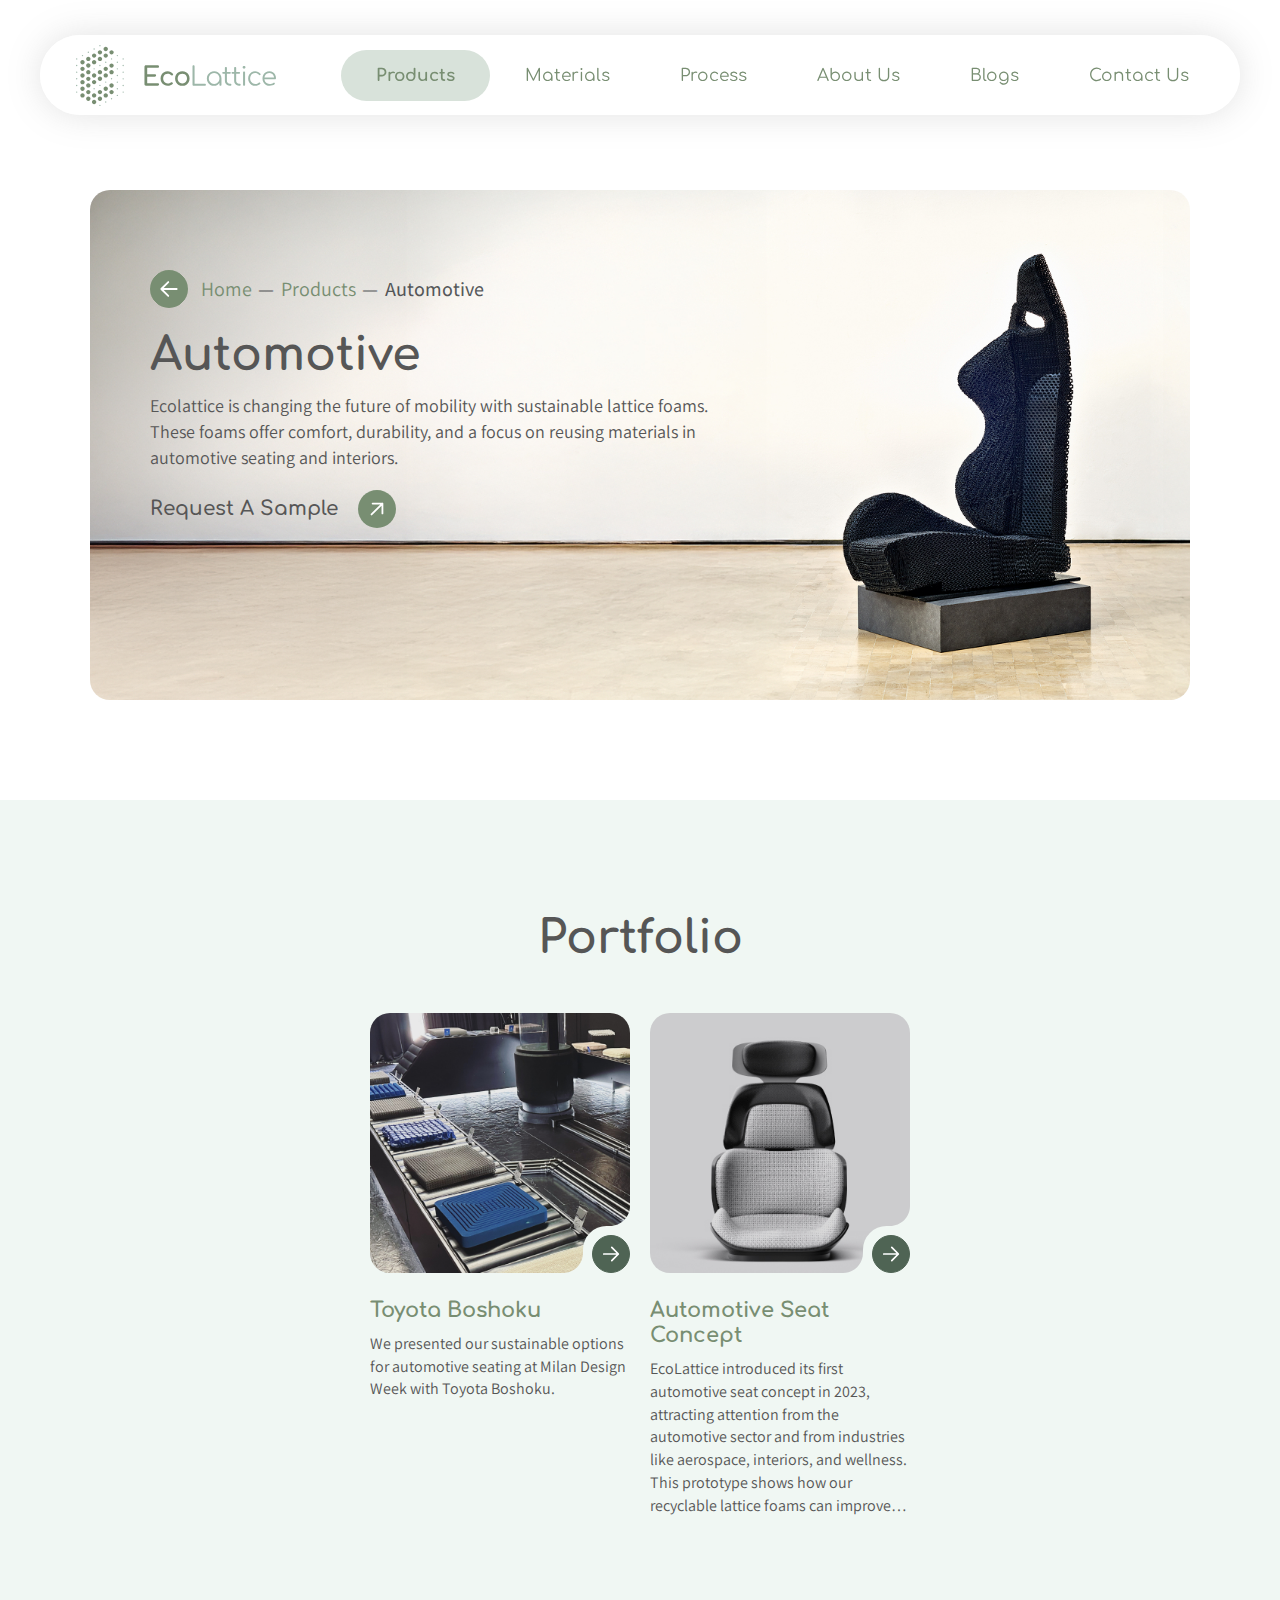
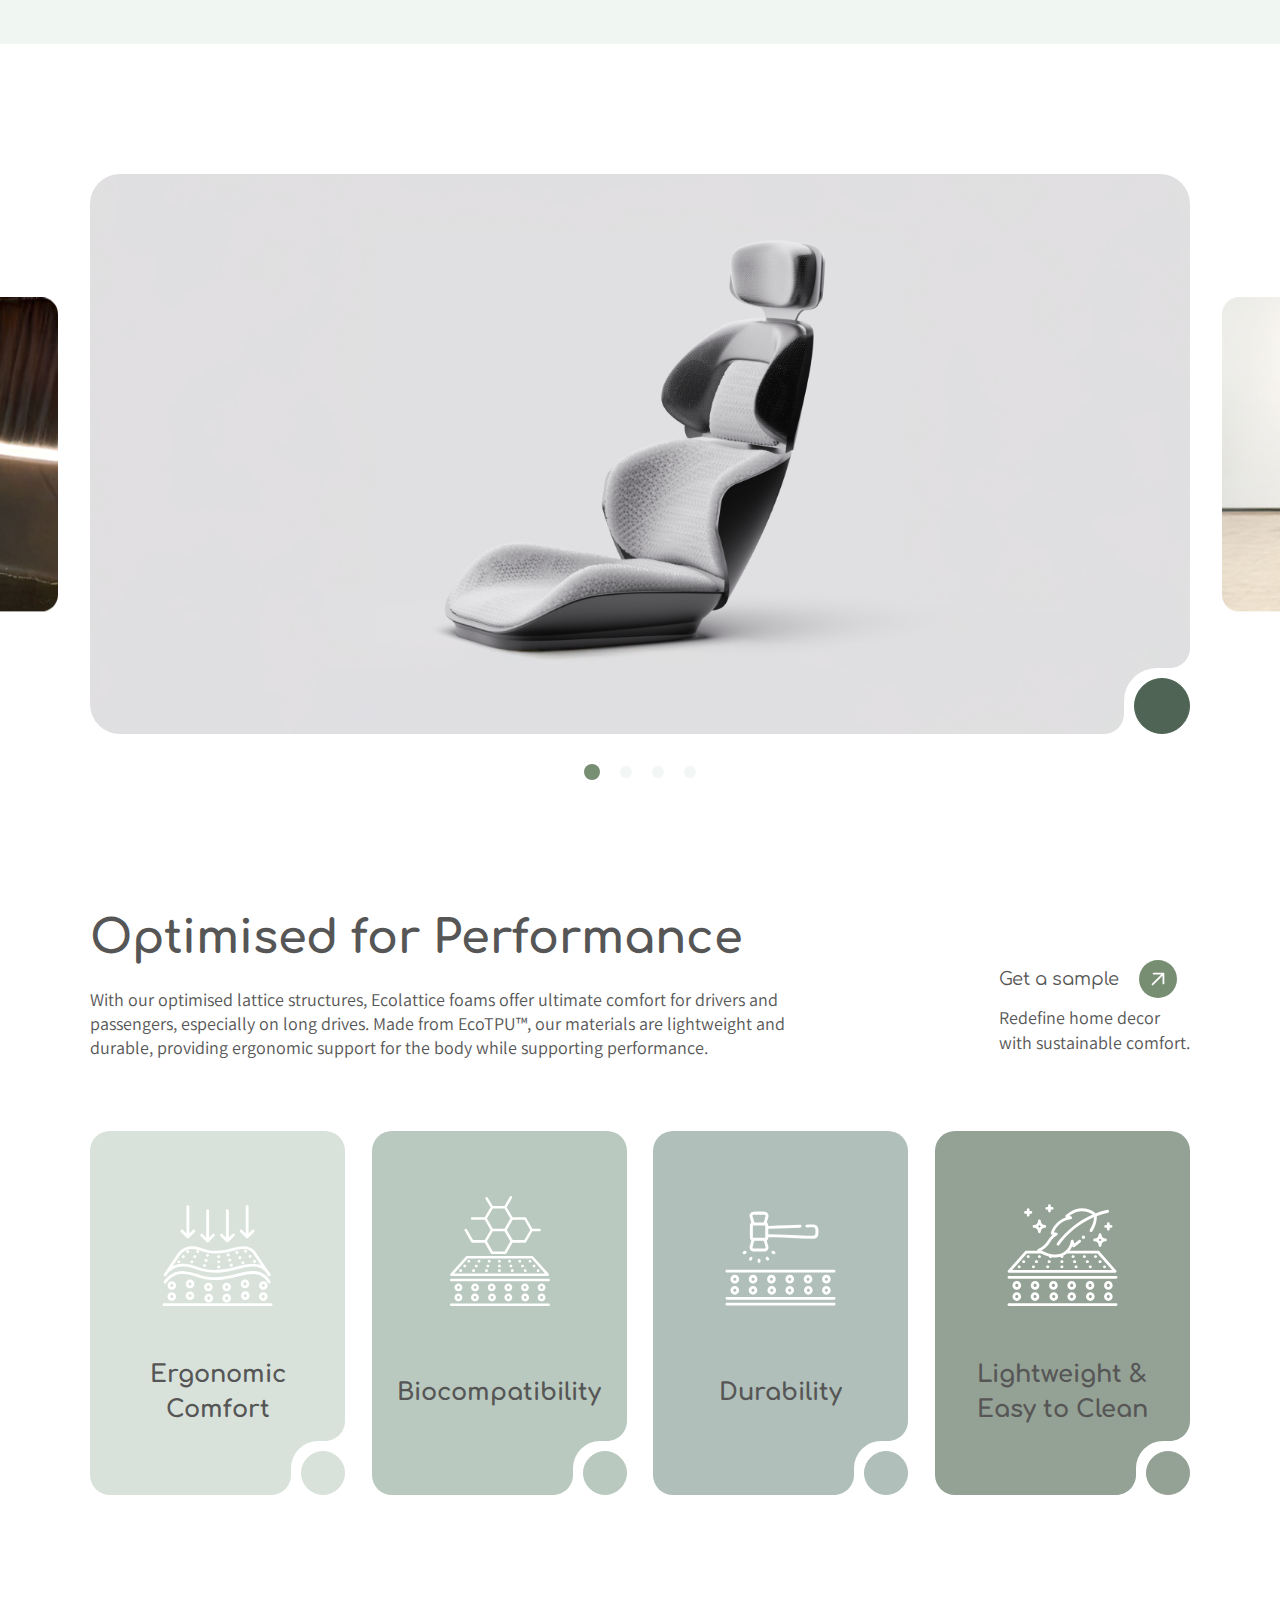
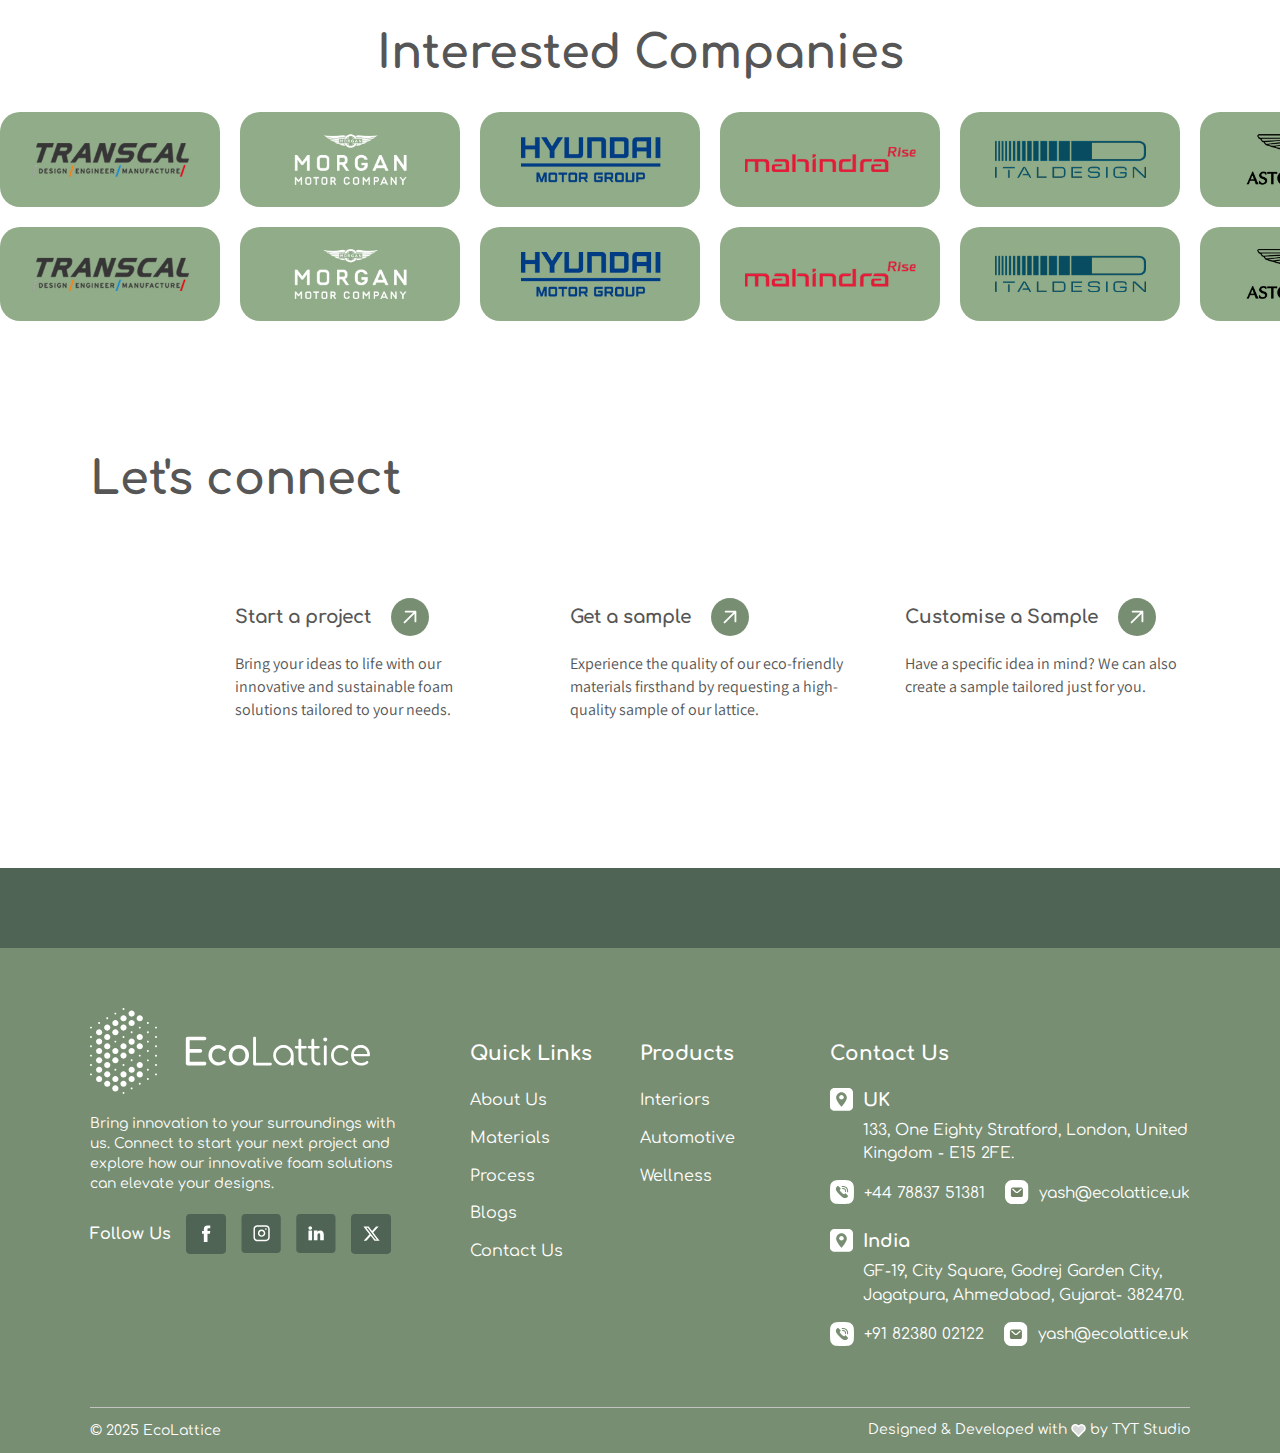
<file: products/automotive.html>
<!DOCTYPE html>
<html lang="en">
  <head>
    <!-- Required Meta Tags -->
    <meta charset="UTF-8" />
    <meta http-equiv="X-UA-Compatible" content="IE=edge" />
    <meta name="viewport" content="width=device-width, initial-scale=1.0" />
    <!-- Primary Meta Tags -->
    <title>Automotive || EcoLattice</title>
    <meta name="title" content="Automotive || EcoLattice" />
    <meta name="description" content="Automotive || EcoLattice" />
    <!-- Open Graph / Facebook -->
    <meta property="og:type" content="website" />
    <meta property="og:url" content="https://www.ecolattice.uk/" />
    <meta property="og:title" content="Automotive || EcoLattice" />
    <meta property="og:description" content="Automotive || EcoLattice" />
    <meta property="og:image" content="https://www.ecolattice.uk/assets/img/all-about-company.jpeg" />
    <!-- Twitter -->
    <meta property="twitter:card" content="summary_large_image" />
    <meta property="twitter:url" content="https://www.ecolattice.uk/" />
    <meta property="twitter:title" content="Automotive || EcoLattice" />
    <meta property="twitter:description" content="Automotive || EcoLattice" />
    <meta property="twitter:image" content="https://www.ecolattice.uk/assets/img/all-about-company.jpeg" />
    <!-- Favicon -->
    <link rel="icon" type="image/svg+xml" href="../assets/img/favicon.svg" />
    <!-- Bootstrap Stylesheet -->
    <link rel="stylesheet" href="../assets/css/bootstrap.css" />
    <!-- Swiper Slider Stylesheet -->
    <link rel="stylesheet" href="../assets/css/swiper-bundle.min.css" />
    <!-- Custom Stylesheet -->
    <link rel="stylesheet" href="../assets/css/style.css" />
    <!-- Font Stylesheet -->
    <link rel="preconnect" href="https://fonts.googleapis.com" />
    <link rel="preconnect" href="https://fonts.gstatic.com" crossorigin />
    <link href="https://fonts.googleapis.com/css2?family=Assistant:wght@200..800&family=Comfortaa:wght@300..700&display=swap" rel="stylesheet" />
  </head>
  <body>
    <!-- Header Area Starts -->
    <header class="header" id="header">
      <nav class="navbar navbar-expand-lg">
        <div class="container-fluid">
          <a class="navbar-brand" href="../index.html"><img class="logo" src="../assets/img/ecolattice-logo-vector.svg" alt="EcoLattice Logo" /></a>
          <button class="navbar-toggler" type="button" data-bs-toggle="collapse" data-bs-target="#navbarSupportedContent" aria-controls="navbarSupportedContent" aria-expanded="false" aria-label="Toggle navigation">
            <span class="navbar-toggler-icon"></span>
          </button>
          <div class="collapse navbar-collapse" id="navbarSupportedContent">
            <ul class="navbar-nav mt-2 mb-2 mt-lg-0 mb-lg-0 ms-lg-auto">
              <li class="nav-item dropdown">
                <a class="nav-link active" href="index.html" id="productLink">Products</a>
                <span class="dropdown-toggle-icon" role="button" aria-expanded="false" id="dropdownIcon"></span>
                <div class="dropdown-wrapper">
                  <ul class="dropdown-list-wrapper">
                    <li>
                      <a class="dropdown-item" href="interiors.html">Interiors</a>
                    </li>
                    <li>
                      <a class="dropdown-item" href="wellness.html">Wellness</a>
                    </li>
                    <li>
                      <a class="dropdown-item" href="automotive.html">Automotive</a>
                    </li>
                  </ul>
                  <div class="menu-posters-wrapper">
                    <ul class="posters" id="posters">
                      <li class="single-poster-item active">
                        <img src="../assets/img/menu-interior.jpg" />
                      </li>
                      <li class="single-poster-item">
                        <img src="../assets/img/menu-wellness.jpg" />
                      </li>
                      <li class="single-poster-item">
                        <img src="../assets/img/menu-automotive.jpg" />
                      </li>
                    </ul>
                  </div>
                </div>
              </li>
              <li class="nav-item">
                <a class="nav-link" href="../materials.html">Materials</a>
              </li>
              <li class="nav-item">
                <a class="nav-link" href="../process.html">Process</a>
              </li>
              <li class="nav-item">
                <a class="nav-link" href="../about-us.html">About Us</a>
              </li>
              <li class="nav-item">
                <a class="nav-link" href="https://www.blog.ecolattice.uk/" target="_blank">Blogs</a>
              </li>
              <li class="nav-item">
                <a class="nav-link" href="../contact-us.html">Contact Us</a>
              </li>
            </ul>
          </div>
        </div>
      </nav>
    </header>
    <!-- Header Area Ends -->

    <!-- Inside Pages Banner Area Starts -->
    <section class="inside-banner-sec">
      <div class="container">
        <div class="banner-container product-banner automotive-banner">
          <div class="banner-content">
            <div class="d-flex align-items-center">
              <a href="javascript:history.back()" class="sec-cta back-button">
                <span class="cta-arrow"><img src="../assets/img/accordian-arrow.svg" alt="Navigation Arrow" /></span>
              </a>
              <nav aria-label="breadcrumb">
                <ol class="breadcrumb mb-0">
                  <li class="breadcrumb-item"><a href="../index.html">Home</a></li>
                  <li class="breadcrumb-item"><a href="index.html">Products</a></li>
                  <li class="breadcrumb-item active" aria-current="page">Automotive</li>
                </ol>
              </nav>
            </div>
            <div class="banner-title-area">
              <h1 class="banner-title">Automotive</h1>
              <p class="banner-description">Ecolattice is changing the future of mobility with sustainable lattice foams. These foams offer comfort, durability, and a focus on reusing materials in automotive seating and interiors.</p>
              <a href="https://forms.gle/FNAAEsFs3AmQ3Gzs6" target="_blank" class="sec-cta text-dark">
                <span>Request A Sample</span>
                <span class="cta-arrow"><img src="../assets/img/accordian-arrow.svg" alt="Navigation Arrow" /></span>
              </a>
            </div>
          </div>
        </div>
      </div>
    </section>
    <!-- Inside Pages Banner Area Ends -->

    <!-- Single Product Listing Area Starts -->
    <section id="home_product" class="pd-gallery">
      <div class="container">
        <div class="g-top-area">
          <h2 class="sec-title">Portfolio</h2>
          <!-- <p class="sec-description">Our versatile foam products cater to diverse <br class="d-none d-lg-block" />needs in wellness and healthcare applications.</p> -->
        </div>
        <div class="gallery-container justify-content-lg-center">
          <a href="#" class="gallery-item cta-main">
            <div class="single-product-img">
              <img src="../assets/img/toyota-boshoku.jpg" alt="" />
              <div class="cta-container small-cta-container">
                <div class="button-arrow-container" style="background-color: #f0f7f3">
                  <svg xmlns="http://www.w3.org/2000/svg" viewBox="0 0 100 100"><path d="m100,0H0v100C0,44.77,44.77,0,100,0Z" fill="#F0F7F3"></path></svg>
                  <div class="button-arrow">
                    <svg width="39" height="36" viewBox="0 0 39 36" fill="none" xmlns="http://www.w3.org/2000/svg">
                      <path d="M21.3094 2.63178L36.6482 17.9706M36.6482 17.9706L21.3094 33.3093M36.6482 17.9706H2.70705" stroke="white" stroke-width="4" stroke-linecap="round" />
                    </svg>
                  </div>
                  <svg xmlns="http://www.w3.org/2000/svg" viewBox="0 0 100 100"><path d="m100,0H0v100C0,44.77,44.77,0,100,0Z" fill="#F0F7F3"></path></svg>
                </div>
              </div>
            </div>
            <h3 class="single-product-title">Toyota Boshoku</h3>
            <p class="single-product-description">We presented our sustainable options for automotive seating at Milan Design Week with Toyota Boshoku.</p>
          </a>
          <a href="#" class="gallery-item cta-main">
            <div class="single-product-img">
              <img src="../assets/img/ecolattice-car-chair.jpg" alt="" />
              <div class="cta-container small-cta-container">
                <div class="button-arrow-container" style="background-color: #f0f7f3">
                  <svg xmlns="http://www.w3.org/2000/svg" viewBox="0 0 100 100"><path d="m100,0H0v100C0,44.77,44.77,0,100,0Z" fill="#F0F7F3"></path></svg>
                  <div class="button-arrow">
                    <svg width="39" height="36" viewBox="0 0 39 36" fill="none" xmlns="http://www.w3.org/2000/svg">
                      <path d="M21.3094 2.63178L36.6482 17.9706M36.6482 17.9706L21.3094 33.3093M36.6482 17.9706H2.70705" stroke="white" stroke-width="4" stroke-linecap="round" />
                    </svg>
                  </div>
                  <svg xmlns="http://www.w3.org/2000/svg" viewBox="0 0 100 100"><path d="m100,0H0v100C0,44.77,44.77,0,100,0Z" fill="#F0F7F3"></path></svg>
                </div>
              </div>
            </div>
            <h3 class="single-product-title">Automotive Seat Concept</h3>
            <p class="single-product-description">EcoLattice introduced its first automotive seat concept in 2023, attracting attention from the automotive sector and from industries like aerospace, interiors, and wellness. This prototype shows how our recyclable lattice foams can improve comfort and sustainability in mobility.</p>
          </a>
        </div>
      </div>
    </section>
    <!-- Single Product Listing Area Ends -->

    <!-- Single Product Slider Area Starts -->
    <section class="sec-spacing pd-slider-sec">
      <div class="swiper pd-slider">
        <div class="swiper-wrapper">
          <div class="swiper-slide">
            <div class="pd-slide-img">
              <img src="../assets/img/automotive-slider-img-1.jpg" alt="" />
            </div>
            <div class="cta-container">
              <div class="button-arrow-container">
                <svg xmlns="http://www.w3.org/2000/svg" viewBox="0 0 100 100"><path d="m100,0H0v100C0,44.77,44.77,0,100,0Z" fill="#FFFFFF"></path></svg>
                <div class="button-arrow"></div>
                <!-- style="background: #91ac89; border-color: #91ac89" -->
                <svg xmlns="http://www.w3.org/2000/svg" viewBox="0 0 100 100"><path d="m100,0H0v100C0,44.77,44.77,0,100,0Z" fill="#FFFFFF"></path></svg>
              </div>
            </div>
          </div>
          <div class="swiper-slide">
            <div class="pd-slide-img">
              <img src="../assets/img/automotive-slider-img-2.jpg" alt="" />
            </div>
            <div class="cta-container">
              <div class="button-arrow-container">
                <svg xmlns="http://www.w3.org/2000/svg" viewBox="0 0 100 100"><path d="m100,0H0v100C0,44.77,44.77,0,100,0Z" fill="#FFFFFF"></path></svg>
                <div class="button-arrow"></div>
                <!-- style="background: #91ac89; border-color: #91ac89" -->
                <svg xmlns="http://www.w3.org/2000/svg" viewBox="0 0 100 100"><path d="m100,0H0v100C0,44.77,44.77,0,100,0Z" fill="#FFFFFF"></path></svg>
              </div>
            </div>
          </div>
          <div class="swiper-slide">
            <div class="pd-slide-img">
              <img src="../assets/img/automotive-slider-img-3.jpg" alt="" />
            </div>
            <div class="cta-container">
              <div class="button-arrow-container">
                <svg xmlns="http://www.w3.org/2000/svg" viewBox="0 0 100 100"><path d="m100,0H0v100C0,44.77,44.77,0,100,0Z" fill="#FFFFFF"></path></svg>
                <div class="button-arrow"></div>
                <!-- style="background: #91ac89; border-color: #91ac89" -->
                <svg xmlns="http://www.w3.org/2000/svg" viewBox="0 0 100 100"><path d="m100,0H0v100C0,44.77,44.77,0,100,0Z" fill="#FFFFFF"></path></svg>
              </div>
            </div>
          </div>
          <div class="swiper-slide">
            <div class="pd-slide-img">
              <img src="../assets/img/automotive-slider-img-4.jpg" alt="" />
            </div>
            <div class="cta-container">
              <div class="button-arrow-container">
                <svg xmlns="http://www.w3.org/2000/svg" viewBox="0 0 100 100"><path d="m100,0H0v100C0,44.77,44.77,0,100,0Z" fill="#FFFFFF"></path></svg>
                <div class="button-arrow"></div>
                <!-- style="background: #91ac89; border-color: #91ac89" -->
                <svg xmlns="http://www.w3.org/2000/svg" viewBox="0 0 100 100"><path d="m100,0H0v100C0,44.77,44.77,0,100,0Z" fill="#FFFFFF"></path></svg>
              </div>
            </div>
          </div>
        </div>
        <div class="swiper-pagination swiper-pd"></div>
      </div>
    </section>
    <!-- Single Product Slider Area Ends -->

    <!-- Single Product Advantages Area Starts -->
    <section class="sec-spacing pd-advantages">
      <div class="container">
        <div class="pd-top-area">
          <div class="pd-title">
            <h2 class="sec-title">Optimised for Performance</h2>
            <p class="sec-description">With our optimised lattice structures, Ecolattice foams offer ultimate comfort for drivers and passengers, especially on long drives. Made from EcoTPU™, our materials are lightweight and durable, providing ergonomic support for the body while supporting performance.</p>
          </div>
          <div class="pd-link">
            <a href="https://forms.gle/FNAAEsFs3AmQ3Gzs6" target="_blank" class="sec-cta text-dark">
              <span>Get a sample</span>
              <span class="cta-arrow"><img src="../assets/img/accordian-arrow.svg" alt="Navigation Arrow" /></span>
            </a>
            <p class="sec-description">Redefine home decor <br />with sustainable comfort.</p>
          </div>
        </div>
        <div class="pd-items-container">
          <div class="pd-item" style="background-color: #d8e2da">
            <img src="../assets/img/ergonomic-comfort-icon.svg" alt="" />
            <p>Ergonomic <br />Comfort</p>
            <div class="cta-container small-cta-container">
              <div class="button-arrow-container">
                <svg xmlns="http://www.w3.org/2000/svg" viewBox="0 0 100 100"><path d="m100,0H0v100C0,44.77,44.77,0,100,0Z" fill="#FFFFFF"></path></svg>
                <div class="button-arrow" style="background: #d8e2da; border-color: #d8e2da"></div>
                <svg xmlns="http://www.w3.org/2000/svg" viewBox="0 0 100 100"><path d="m100,0H0v100C0,44.77,44.77,0,100,0Z" fill="#FFFFFF"></path></svg>
              </div>
            </div>
          </div>
          <div class="pd-item" style="background-color: #b9c9bf">
            <img src="../assets/img/biocompatibility-icon.svg" alt="" />
            <p>Biocompatibility</p>
            <div class="cta-container small-cta-container">
              <div class="button-arrow-container">
                <svg xmlns="http://www.w3.org/2000/svg" viewBox="0 0 100 100"><path d="m100,0H0v100C0,44.77,44.77,0,100,0Z" fill="#FFFFFF"></path></svg>
                <div class="button-arrow" style="background: #b9c9bf; border-color: #b9c9bf"></div>
                <svg xmlns="http://www.w3.org/2000/svg" viewBox="0 0 100 100"><path d="m100,0H0v100C0,44.77,44.77,0,100,0Z" fill="#FFFFFF"></path></svg>
              </div>
            </div>
          </div>
          <div class="pd-item" style="background-color: #b0bfb9">
            <img class="mb" src="../assets/img/durability-and-longevity-icon.svg" alt="" />
            <p>Durability</p>
            <div class="cta-container small-cta-container">
              <div class="button-arrow-container">
                <svg xmlns="http://www.w3.org/2000/svg" viewBox="0 0 100 100"><path d="m100,0H0v100C0,44.77,44.77,0,100,0Z" fill="#FFFFFF"></path></svg>
                <div class="button-arrow" style="background: #b0bfb9; border-color: #b0bfb9"></div>
                <svg xmlns="http://www.w3.org/2000/svg" viewBox="0 0 100 100"><path d="m100,0H0v100C0,44.77,44.77,0,100,0Z" fill="#FFFFFF"></path></svg>
              </div>
            </div>
          </div>
          <div class="pd-item" style="background-color: #94a195">
            <img src="../assets/img/lightweight-and-easy-to-clean-icon.svg" alt="" />
            <p>Lightweight & <br />Easy to Clean</p>
            <div class="cta-container small-cta-container">
              <div class="button-arrow-container">
                <svg xmlns="http://www.w3.org/2000/svg" viewBox="0 0 100 100"><path d="m100,0H0v100C0,44.77,44.77,0,100,0Z" fill="#FFFFFF"></path></svg>
                <div class="button-arrow" style="background: #94a195; border-color: #94a195"></div>
                <svg xmlns="http://www.w3.org/2000/svg" viewBox="0 0 100 100"><path d="m100,0H0v100C0,44.77,44.77,0,100,0Z" fill="#FFFFFF"></path></svg>
              </div>
            </div>
          </div>
        </div>
      </div>
    </section>
    <!-- Single Product Advantages Area Ends -->

    <!-- Home Clients Area Starts -->
    <section class="hm-client-sec sec-spacing">
      <div class="container">
        <div class="sec-content text-center">
          <h6 class="sec-title">Interested Companies</h6>
        </div>
      </div>
      <div class="hm-companies-slider swiper">
        <div class="swiper-wrapper">
          <div class="swiper-slide">
            <a href="https://transcal.co.uk/engineering/" target="_blank" class="company-logo"><img src="../assets/img/transcal-logo.jpg" /></a>
          </div>
          <div class="swiper-slide">
            <a href="https://morgan-motor.com/" target="_blank" class="company-logo"><img src="../assets/img/morgan-motor-company-logo.jpg" /></a>
          </div>
          <div class="swiper-slide">
            <a href="https://www.hyundai.com/worldwide/en" target="_blank" class="company-logo"><img src="../assets/img/hyundai-motor-group-logo.jpg" /></a>
          </div>
          <div class="swiper-slide">
            <a href="https://www.mahindra.com/" target="_blank" class="company-logo"><img src="../assets/img/mahindra-logo.jpg" /></a>
          </div>
          <div class="swiper-slide">
            <a href="https://www.italdesign.it/en/" target="_blank" class="company-logo"><img src="../assets/img/italdesign-logo.jpg" /></a>
          </div>
          <div class="swiper-slide">
            <a href="https://www.astonmartin.com/en/corporate" target="_blank" class="company-logo"><img src="../assets/img/aston-martin-logo.jpg" /></a>
          </div>
          <div class="swiper-slide">
            <a href="https://www.alpine-cars.co.uk/" target="_blank" class="company-logo"><img src="../assets/img/alpine-cars-logo.jpg" /></a>
          </div>
          <div class="swiper-slide">
            <a href="https://www.toyota-boshoku.com/global/" target="_blank" class="company-logo"><img src="../assets/img/toyota-boshoku-logo.jpg" /></a>
          </div>
          <div class="swiper-slide">
            <a href="https://www.levc.com/" target="_blank" class="company-logo"><img src="../assets/img/levc-logo.jpg" /></a>
          </div>
          <div class="swiper-slide">
            <a href="https://www.envisagegroupltd.com/" target="_blank" class="company-logo"><img src="../assets/img/enivisage-logo.jpg" /></a>
          </div>
          <div class="swiper-slide">
            <a href="https://www.khalildesign.de/en" target="_blank" class="company-logo"><img src="../assets/img/khalil-logo.jpg" /></a>
          </div>
          <div class="swiper-slide">
            <a href="https://www.stellantis.com/en" target="_blank" class="company-logo"><img src="../assets/img/stellantis-logo.jpg" /></a>
          </div>
          <div class="swiper-slide">
            <a href="https://www.peugeot.co.uk/" target="_blank" class="company-logo"><img src="../assets/img/peugeot-logo.jpg" /></a>
          </div>
        </div>
      </div>
      <div class="hm-companies-slider swiper hm-companies-reverse">
        <div class="swiper-wrapper">
          <div class="swiper-slide">
            <a href="https://transcal.co.uk/engineering/" target="_blank" class="company-logo"><img src="../assets/img/transcal-logo.jpg" /></a>
          </div>
          <div class="swiper-slide">
            <a href="https://morgan-motor.com/" target="_blank" class="company-logo"><img src="../assets/img/morgan-motor-company-logo.jpg" /></a>
          </div>
          <div class="swiper-slide">
            <a href="https://www.hyundai.com/worldwide/en" target="_blank" class="company-logo"><img src="../assets/img/hyundai-motor-group-logo.jpg" /></a>
          </div>
          <div class="swiper-slide">
            <a href="https://www.mahindra.com/" target="_blank" class="company-logo"><img src="../assets/img/mahindra-logo.jpg" /></a>
          </div>
          <div class="swiper-slide">
            <a href="https://www.italdesign.it/en/" target="_blank" class="company-logo"><img src="../assets/img/italdesign-logo.jpg" /></a>
          </div>
          <div class="swiper-slide">
            <a href="https://www.astonmartin.com/en/corporate" target="_blank" class="company-logo"><img src="../assets/img/aston-martin-logo.jpg" /></a>
          </div>
          <div class="swiper-slide">
            <a href="https://www.alpine-cars.co.uk/" target="_blank" class="company-logo"><img src="../assets/img/alpine-cars-logo.jpg" /></a>
          </div>
          <div class="swiper-slide">
            <a href="https://www.toyota-boshoku.com/global/" target="_blank" class="company-logo"><img src="../assets/img/toyota-boshoku-logo.jpg" /></a>
          </div>
          <div class="swiper-slide">
            <a href="https://www.levc.com/" target="_blank" class="company-logo"><img src="../assets/img/levc-logo.jpg" /></a>
          </div>
          <div class="swiper-slide">
            <a href="https://www.envisagegroupltd.com/" target="_blank" class="company-logo"><img src="../assets/img/enivisage-logo.jpg" /></a>
          </div>
          <div class="swiper-slide">
            <a href="https://www.khalildesign.de/en" target="_blank" class="company-logo"><img src="../assets/img/khalil-logo.jpg" /></a>
          </div>
          <div class="swiper-slide">
            <a href="https://www.stellantis.com/en" target="_blank" class="company-logo"><img src="../assets/img/stellantis-logo.jpg" /></a>
          </div>
          <div class="swiper-slide">
            <a href="https://www.peugeot.co.uk/" target="_blank" class="company-logo"><img src="../assets/img/peugeot-logo.jpg" /></a>
          </div>
        </div>
      </div>
    </section>
    <!-- Home Clients Area Ends -->

    <!-- About Us Connect Us Area Starts -->
    <section class="sec-spacing sec-connect">
      <div class="container">
        <div class="connect-top-area">
          <h2 class="sec-title">Let's connect</h2>
        </div>
        <div class="connect-items">
          <div class="connect-item">
            <a href="../contact-us.html" class="sec-cta">
              <span>Start a project</span>
              <span class="cta-arrow"><img src="../assets/img/accordian-arrow.svg" alt="Navigation Arrow" /></span>
            </a>
            <p>Bring your ideas to life with our innovative and sustainable foam solutions tailored to your needs.</p>
          </div>
          <div class="connect-item">
            <a href="https://forms.gle/FNAAEsFs3AmQ3Gzs6" target="_blank" class="sec-cta">
              <span>Get a sample</span>
              <span class="cta-arrow"><img src="../assets/img/accordian-arrow.svg" alt="Navigation Arrow" /></span>
            </a>
            <p>Experience the quality of our eco-friendly materials firsthand by requesting a high-quality sample of our lattice.</p>
          </div>
          <div class="connect-item">
            <a href="https://forms.gle/FNAAEsFs3AmQ3Gzs6" target="_blank" class="sec-cta">
              <span>Customise a Sample</span>
              <span class="cta-arrow"><img src="../assets/img/accordian-arrow.svg" alt="Navigation Arrow" /></span>
            </a>
            <p>Have a specific idea in mind? We can also create a sample tailored just for you.</p>
          </div>
        </div>
      </div>
    </section>
    <!-- About Us Connect Area Ends -->

    <!-- Newsletter SignUp Area Starts -->
    <section class="newsletter-sec">
      <div class="container">
        <div class="newsletter-flex">
          <!-- Elfsight Form Builder | Newsletter SignUp -->
          <script src="https://static.elfsight.com/platform/platform.js" async></script>
          <div class="elfsight-app-bd28a378-3c36-4c16-b690-75b3f75d7ee0" data-elfsight-app-lazy></div>
        </div>
      </div>
    </section>
    <!-- Newsletter SignUp Area Ends -->

    <!-- Footer Area Starts -->
    <footer class="footer">
      <div class="container">
        <div class="ftr-top">
          <div class="row">
            <div class="col-md-6 col-lg-5 col-xl-4">
              <div class="ftr-logo-area">
                <a class="ftr-logo" href="../index.html"><img src="../assets/img/ecolattice-logo-vector.svg" alt="EcoLattice Logo" /></a>
                <p>Bring innovation to your surroundings with us. Connect to start your next project and explore how our innovative foam solutions can elevate your designs.</p>
                <div class="follow-list-area">
                  <span>Follow Us</span>
                  <ul class="follow-list">
                    <li>
                      <a href="https://www.facebook.com/ecolattice" target="_blank"><img src="../assets/img/facebook-icon.svg" alt="Facebook Icon" /></a>
                    </li>
                    <li>
                      <a href="https://www.instagram.com/ecolattice_/" target="_blank"><img src="../assets/img/instagram-icon.svg" alt="Instagram Icon" /></a>
                    </li>
                    <li>
                      <a href="https://www.linkedin.com/company/ecolattice/" target="_blank"><img src="../assets/img/linkedin-icon.svg" alt="LinkedIn Icon" /></a>
                    </li>
                    <li>
                      <a href="https://twitter.com/ecolattice_" target="_blank"><img src="../assets/img/twitter-icon.svg" alt="Twitter Icon" /></a>
                    </li>
                  </ul>
                </div>
              </div>
            </div>
            <div class="col-md-3 col-lg-4 col-xl-2 pe-xl-0 pe-xxl-4">
              <div class="single-ftr-item">
                <span class="ftr-item-title">Quick Links</span>
                <ul class="ftr-list">
                  <li><a href="../about-us.html">About Us</a></li>
                  <li><a href="../materials.html">Materials</a></li>
                  <li><a href="../process.html">Process</a></li>
                  <li><a href="https://www.blog.ecolattice.uk/" target="_blank">Blogs</a></li>
                  <li><a href="../contact-us.html">Contact Us</a></li>
                </ul>
              </div>
            </div>
            <div class="col-md-3 col-xl-2 px-xl-0 px-xxl-4">
              <div class="single-ftr-item ps-md-0">
                <span class="ftr-item-title">Products</span>
                <ul class="ftr-list">
                  <li><a href="interiors.html">Interiors</a></li>
                  <li><a href="automotive.html">Automotive</a></li>
                  <li><a href="wellness.html">Wellness</a></li>
                </ul>
              </div>
            </div>
            <div class="col-xl-4 ps-xl-0 ps-xxl-4">
              <div class="single-ftr-item ps-md-0 pt-md-4 pt-xl-0">
                <span class="ftr-item-title">Contact Us</span>
                <div class="d-md-flex flex-xl-column gap-md-5 gap-xl-4">
                  <ul class="contact-list w-md-50 w-xl-100">
                    <li>
                      <img src="../assets/img/location-icon.svg" alt="Location Mark Icon" /><a href="https://maps.app.goo.gl/XY3Sro6HAL9CVXJ38" target="_blank">
                        <span class="ft-location-tag">UK</span>
                        <address class="mb-0">133, One Eighty Stratford, London, <br class="d-none d-xxl-block" />United Kingdom - E15 2FE.</address>
                      </a>
                    </li>
                    <li>
                      <ul class="ft-contact-inner-list">
                        <li><img src="../assets/img/call-icon.svg" alt="Call Icon" /><a href="tel:+44 78837 51381" class="text-nowrap">+44 78837 51381</a></li>
                        <li><img src="../assets/img/mail-icon.svg" alt="Mail Icon" /><a href="mailto:yash@ecolattice.uk" class="text-nowrap">yash@ecolattice.uk</a></li>
                      </ul>
                    </li>
                  </ul>
                  <ul class="contact-list w-md-50 w-xl-100 mt-4 mt-md-0 mt-xxl-3">
                    <li>
                      <img src="../assets/img/location-icon.svg" alt="Location Mark Icon" /><a href="https://maps.app.goo.gl/RZoQdp5kFBTUbH3h6" target="_blank">
                        <span class="ft-location-tag">India</span>
                        <address class="mb-0">GF-19, City Square, Godrej Garden City, Jagatpura, Ahmedabad, Gujarat- 382470.</address>
                      </a>
                    </li>
                    <li>
                      <ul class="ft-contact-inner-list">
                        <li><img src="../assets/img/call-icon.svg" alt="Call Icon" /><a href="tel:+91 82380 02122" class="text-nowrap">+91 82380 02122</a></li>
                        <li><img src="../assets/img/mail-icon.svg" alt="Mail Icon" /><a href="mailto:yash@ecolattice.uk" class="text-nowrap">yash@ecolattice.uk</a></li>
                      </ul>
                    </li>
                  </ul>
                </div>
              </div>
            </div>
          </div>
        </div>
        <div class="ftr-btm">
          <p>&#169; 2025 EcoLattice</p>
          <p>Designed & Developed with <img src="../assets/img/heart-icon.svg" alt="Heart Icon" /> by <a href="https://www.tytstudio.com/" target="_blank">TYT Studio</a></p>
        </div>
      </div>
    </footer>
    <!-- Footer Area Ends -->

    <!-- Required JS -->
    <script src="../assets/js/jquery.min.js"></script>
    <script src="../assets/js/locomotive-scroll.js"></script>
    <script src="../assets/js/bootstrap.min.js"></script>
    <script src="../assets/js/swiper-bundle.min.js"></script>
    <script src="../assets/js/headroom.min.js"></script>
    <!-- Custom JS -->
    <script src="../assets/js/custom.js"></script>
    <script>
      function initCompanySliders() {
        document.querySelectorAll(".hm-companies-slider").forEach((sliderEl) => {
          // Only run if not already duplicated
          if (sliderEl.classList.contains("duplicated")) return;
          const wrapper = sliderEl.querySelector(".swiper-wrapper");
          const slides = Array.from(wrapper.children);
          const viewportWidth = sliderEl.offsetWidth;
          const wrapperWidth = wrapper.scrollWidth;
          if (wrapperWidth > viewportWidth) {
            // Clone the slides
            slides.forEach((slide) => {
              wrapper.appendChild(slide.cloneNode(true));
            });
            // Adding this class now triggers the CSS animation
            // on the newly doubled width simultaneously.
            sliderEl.classList.add("duplicated");
          } else {
            sliderEl.classList.add("center-logos");
          }
        });
      }
      // Use DOMContentLoaded for a faster trigger than 'load'
      if (document.readyState === "loading") {
        document.addEventListener("DOMContentLoaded", initCompanySliders);
      } else {
        initCompanySliders();
      }
      window.addEventListener("resize", initCompanySliders);
    </script>
  </body>
</html>
</file>
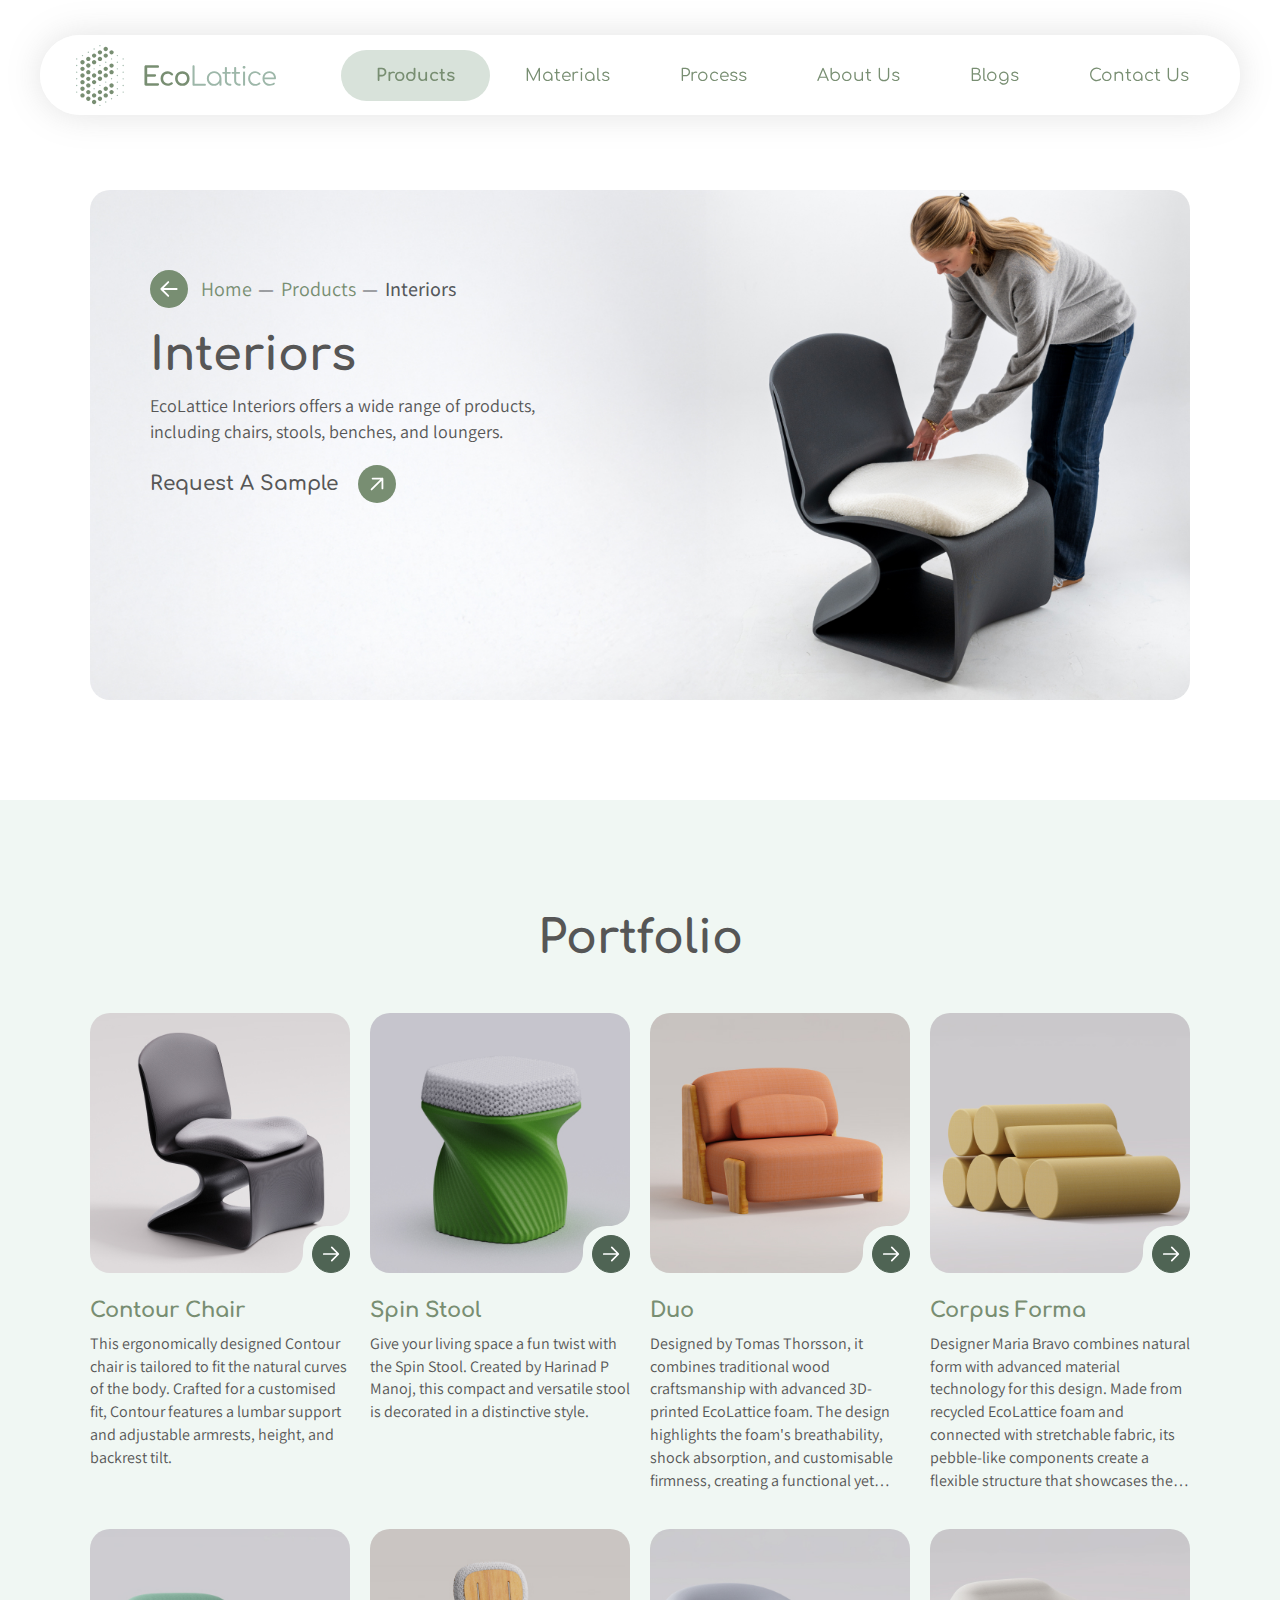
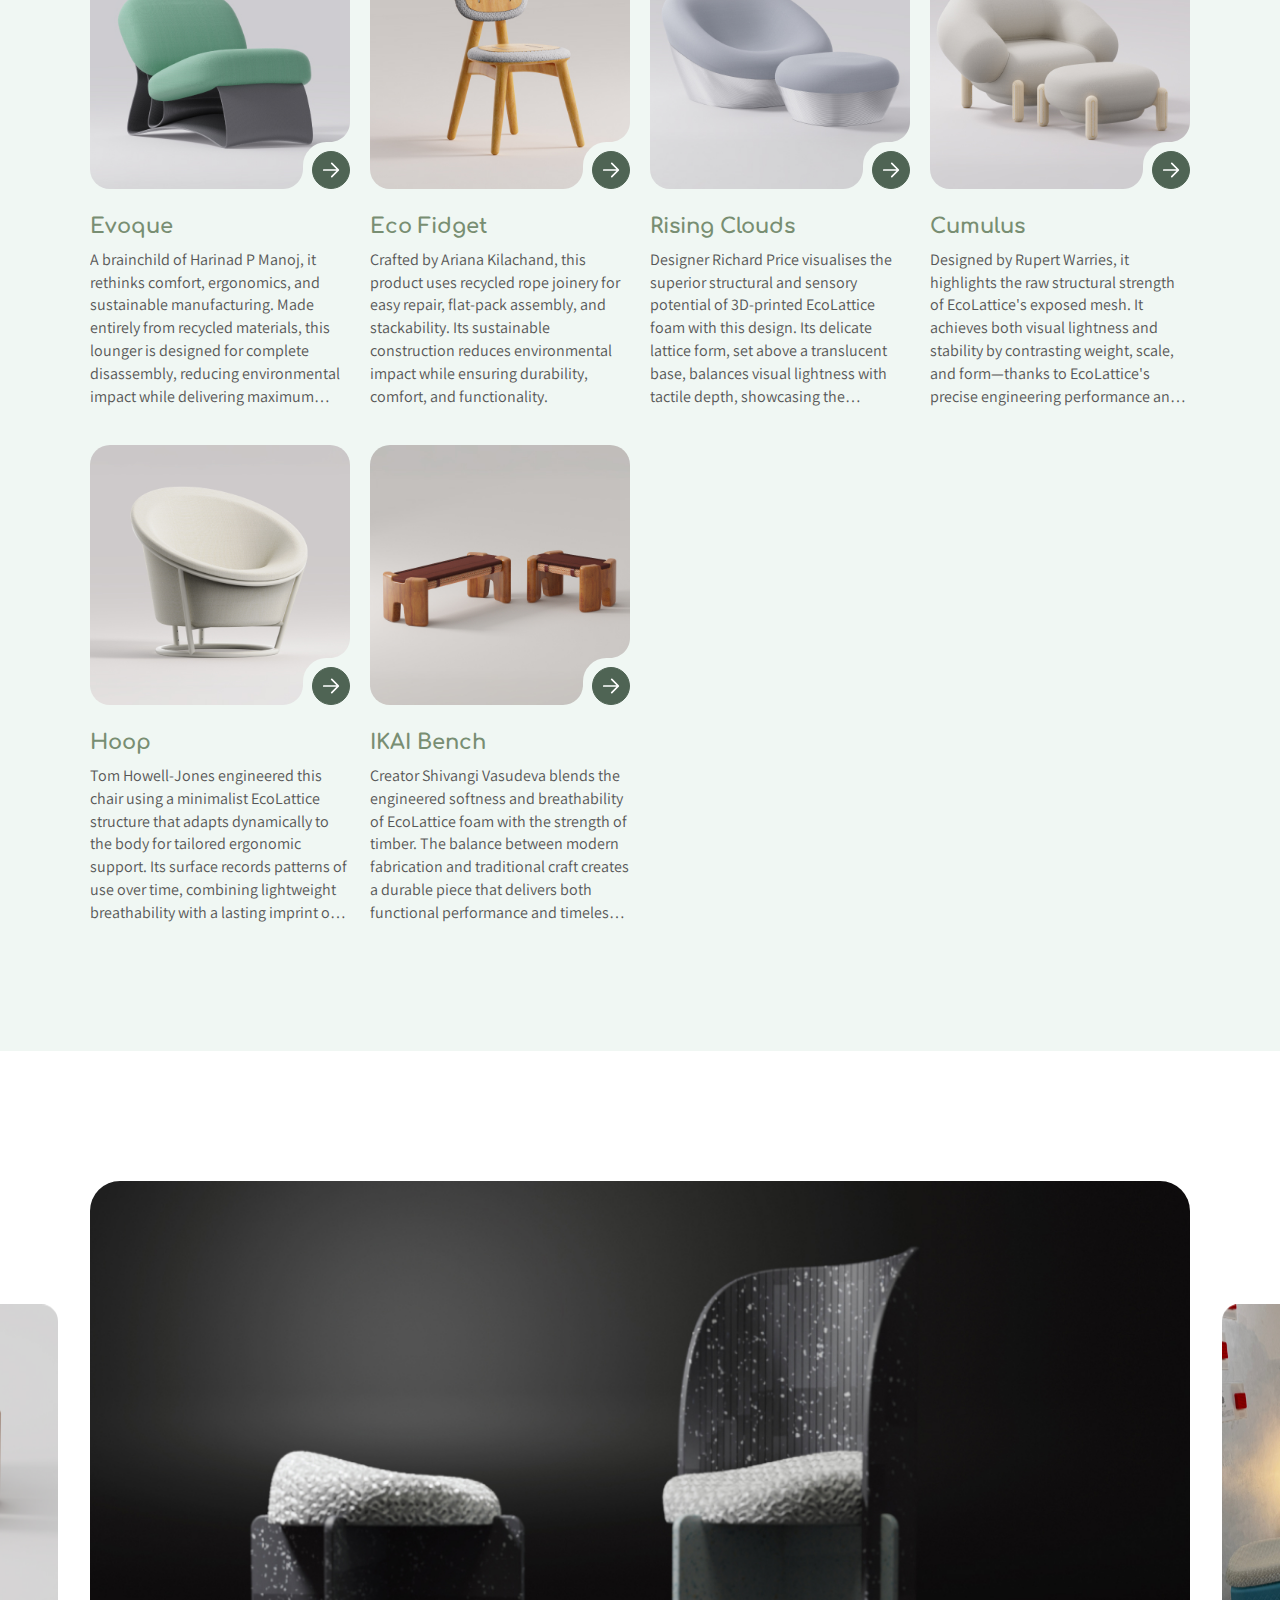
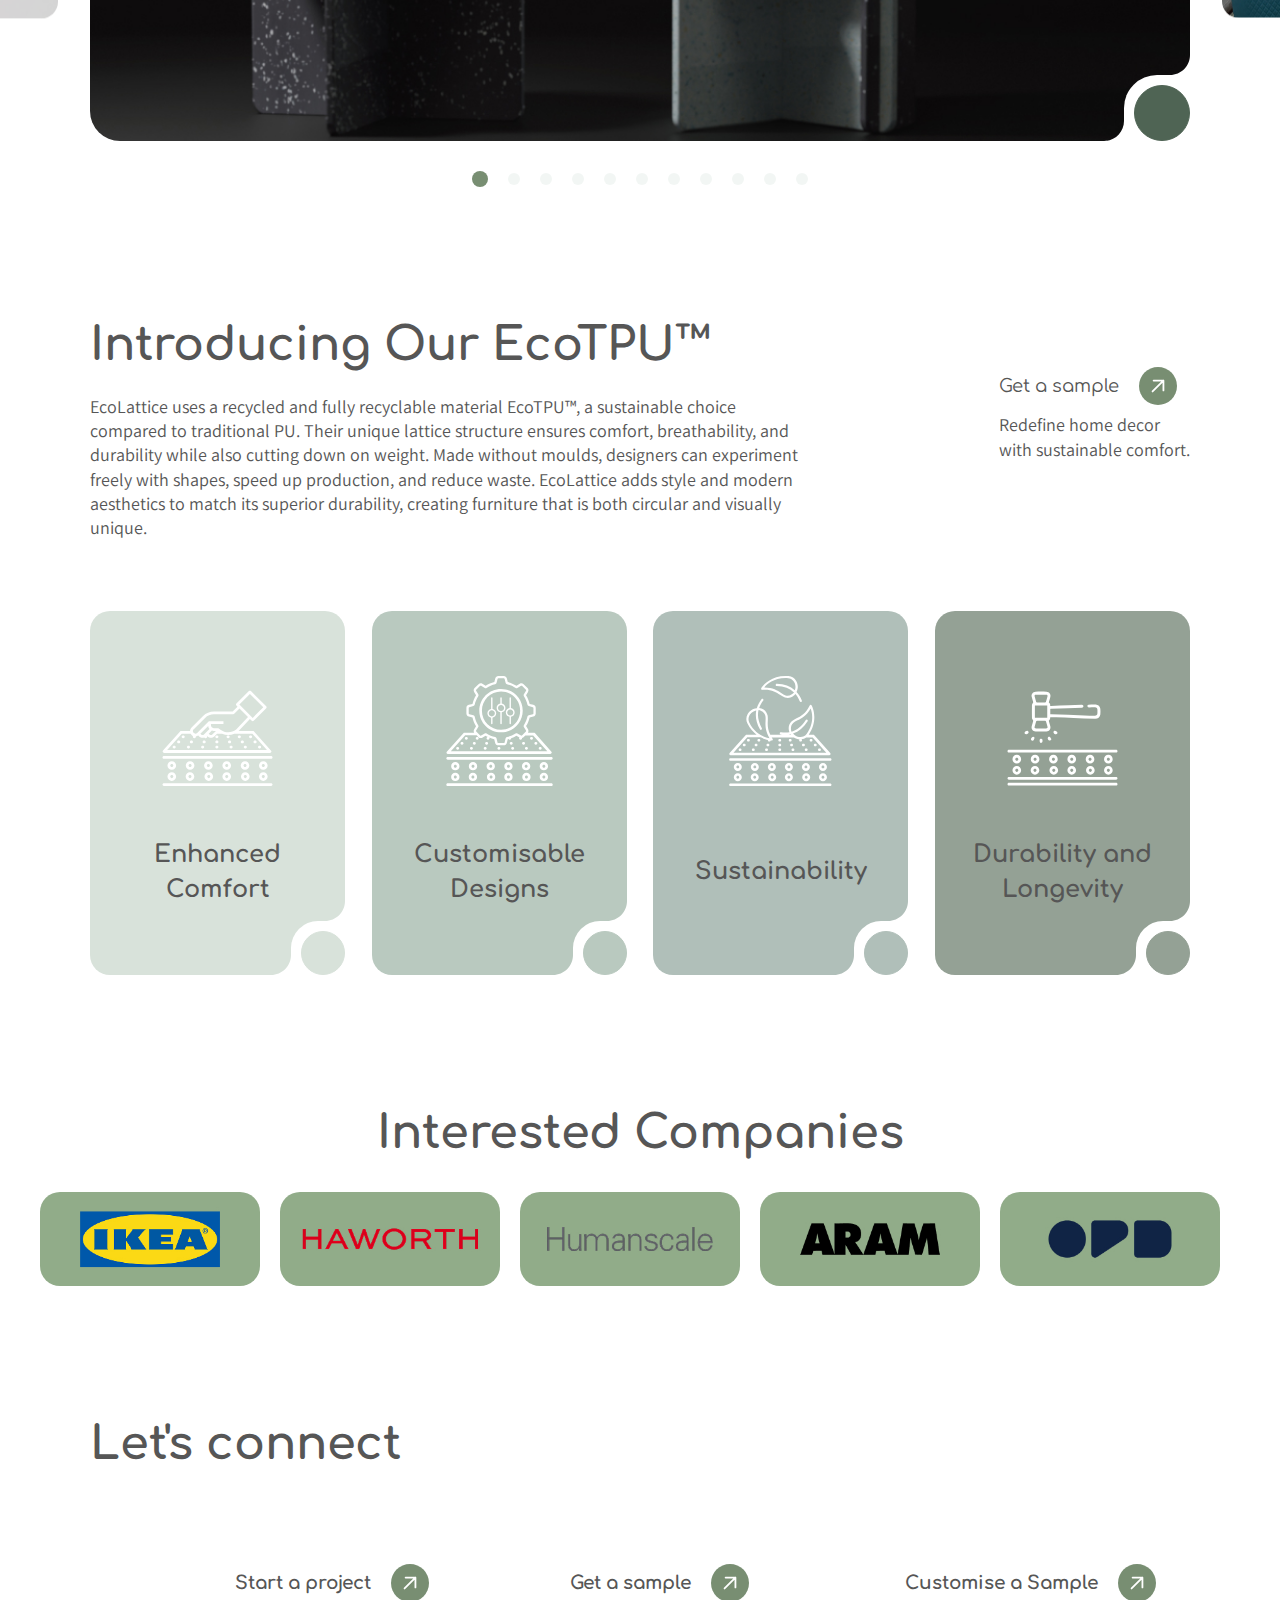
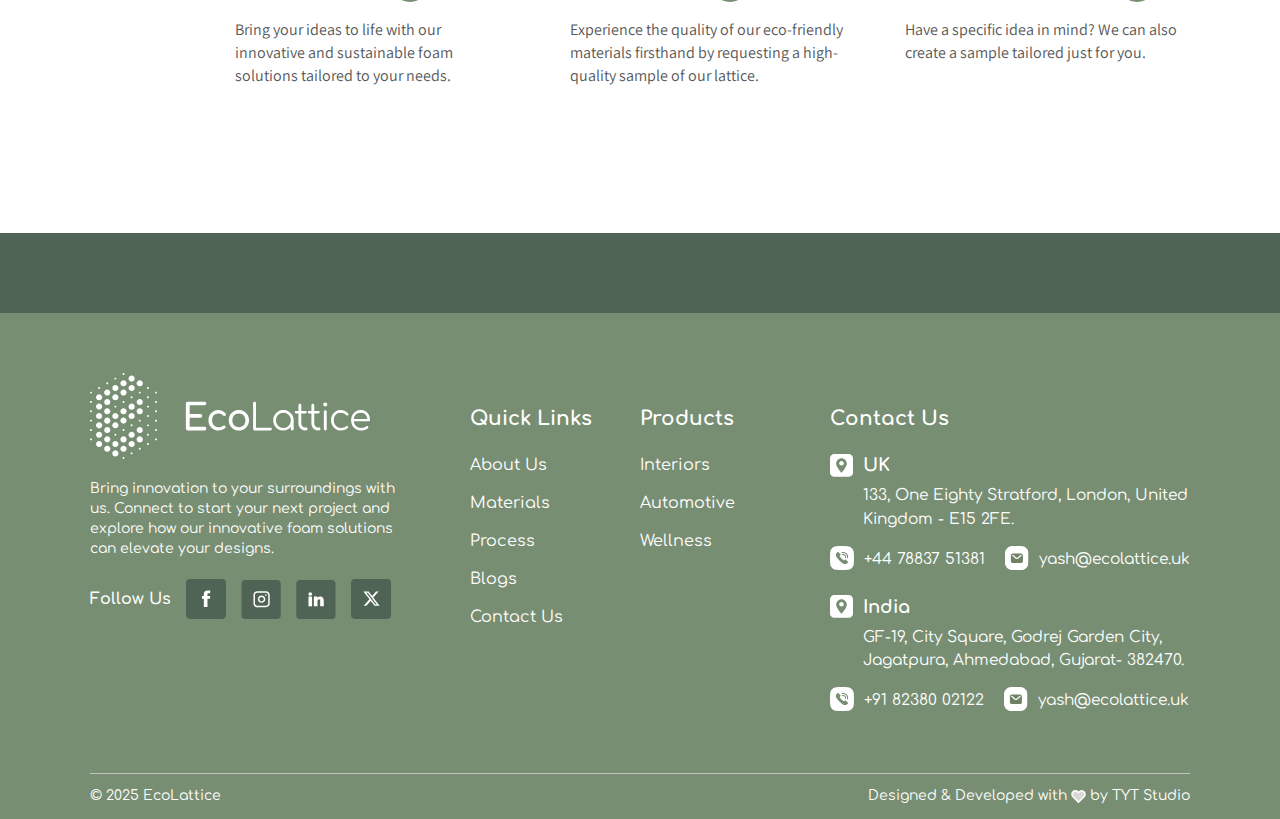
<file: products/interiors.html>
<!DOCTYPE html>
<html lang="en">
  <head>
    <!-- Required Meta Tags -->
    <meta charset="UTF-8" />
    <meta http-equiv="X-UA-Compatible" content="IE=edge" />
    <meta name="viewport" content="width=device-width, initial-scale=1.0" />
    <!-- Primary Meta Tags -->
    <title>Interiors || EcoLattice</title>
    <meta name="title" content="Interiors || EcoLattice" />
    <meta name="description" content="Interiors || EcoLattice" />
    <!-- Open Graph / Facebook -->
    <meta property="og:type" content="website" />
    <meta property="og:url" content="https://www.ecolattice.uk/" />
    <meta property="og:title" content="Interiors || EcoLattice" />
    <meta property="og:description" content="Interiors || EcoLattice" />
    <meta property="og:image" content="https://www.ecolattice.uk/assets/img/all-about-company.jpeg" />
    <!-- Twitter -->
    <meta property="twitter:card" content="summary_large_image" />
    <meta property="twitter:url" content="https://www.ecolattice.uk/" />
    <meta property="twitter:title" content="Interiors || EcoLattice" />
    <meta property="twitter:description" content="Interiors || EcoLattice" />
    <meta property="twitter:image" content="https://www.ecolattice.uk/assets/img/all-about-company.jpeg" />
    <!-- Favicon -->
    <link rel="icon" type="image/svg+xml" href="../assets/img/favicon.svg" />
    <!-- Bootstrap Stylesheet -->
    <link rel="stylesheet" href="../assets/css/bootstrap.css" />
    <!-- Swiper Slider Stylesheet -->
    <link rel="stylesheet" href="../assets/css/swiper-bundle.min.css" />
    <!-- Custom Stylesheet -->
    <link rel="stylesheet" href="../assets/css/style.css" />
    <!-- Font Stylesheet -->
    <link rel="preconnect" href="https://fonts.googleapis.com" />
    <link rel="preconnect" href="https://fonts.gstatic.com" crossorigin />
    <link href="https://fonts.googleapis.com/css2?family=Assistant:wght@200..800&family=Comfortaa:wght@300..700&display=swap" rel="stylesheet" />
  </head>
  <body>
    <!-- Header Area Starts -->
    <header class="header" id="header">
      <nav class="navbar navbar-expand-lg">
        <div class="container-fluid">
          <a class="navbar-brand" href="../index.html"><img class="logo" src="../assets/img/ecolattice-logo-vector.svg" alt="EcoLattice Logo" /></a>
          <button class="navbar-toggler" type="button" data-bs-toggle="collapse" data-bs-target="#navbarSupportedContent" aria-controls="navbarSupportedContent" aria-expanded="false" aria-label="Toggle navigation">
            <span class="navbar-toggler-icon"></span>
          </button>
          <div class="collapse navbar-collapse" id="navbarSupportedContent">
            <ul class="navbar-nav mt-2 mb-2 mt-lg-0 mb-lg-0 ms-lg-auto">
              <li class="nav-item dropdown">
                <a class="nav-link active" href="index.html" id="productLink">Products</a>
                <span class="dropdown-toggle-icon" role="button" aria-expanded="false" id="dropdownIcon"></span>
                <div class="dropdown-wrapper">
                  <ul class="dropdown-list-wrapper">
                    <li>
                      <a class="dropdown-item" href="interiors.html">Interiors</a>
                    </li>
                    <li>
                      <a class="dropdown-item" href="wellness.html">Wellness</a>
                    </li>
                    <li>
                      <a class="dropdown-item" href="automotive.html">Automotive</a>
                    </li>
                  </ul>
                  <div class="menu-posters-wrapper">
                    <ul class="posters" id="posters">
                      <li class="single-poster-item active">
                        <img src="../assets/img/menu-interior.jpg" />
                      </li>
                      <li class="single-poster-item">
                        <img src="../assets/img/menu-wellness.jpg" />
                      </li>
                      <li class="single-poster-item">
                        <img src="../assets/img/menu-automotive.jpg" />
                      </li>
                    </ul>
                  </div>
                </div>
              </li>
              <li class="nav-item">
                <a class="nav-link" href="../materials.html">Materials</a>
              </li>
              <li class="nav-item">
                <a class="nav-link" href="../process.html">Process</a>
              </li>
              <li class="nav-item">
                <a class="nav-link" href="../about-us.html">About Us</a>
              </li>
              <li class="nav-item">
                <a class="nav-link" href="https://www.blog.ecolattice.uk/" target="_blank">Blogs</a>
              </li>
              <li class="nav-item">
                <a class="nav-link" href="../contact-us.html">Contact Us</a>
              </li>
            </ul>
          </div>
        </div>
      </nav>
    </header>
    <!-- Header Area Ends -->

    <!-- Inside Pages Banner Area Starts -->
    <section class="inside-banner-sec">
      <div class="container">
        <div class="banner-container product-banner interiors-banner">
          <div class="banner-content">
            <div class="d-flex align-items-center">
              <a href="javascript:history.back()" class="sec-cta back-button">
                <span class="cta-arrow"><img src="../assets/img/accordian-arrow.svg" alt="Navigation Arrow" /></span>
              </a>
              <nav aria-label="breadcrumb">
                <ol class="breadcrumb mb-0">
                  <li class="breadcrumb-item"><a href="../index.html">Home</a></li>
                  <li class="breadcrumb-item"><a href="index.html">Products</a></li>
                  <li class="breadcrumb-item active" aria-current="page">Interiors</li>
                </ol>
              </nav>
            </div>
            <div class="banner-title-area">
              <h1 class="banner-title">Interiors</h1>
              <p class="banner-description">EcoLattice Interiors offers a wide range of products, including chairs, stools, benches, and loungers.</p>
              <a href="https://forms.gle/FNAAEsFs3AmQ3Gzs6" target="_blank" class="sec-cta text-dark">
                <span>Request A Sample</span>
                <span class="cta-arrow"><img src="../assets/img/accordian-arrow.svg" alt="Navigation Arrow" /></span>
              </a>
            </div>
          </div>
        </div>
      </div>
    </section>
    <!-- Inside Pages Banner Area Ends -->

    <!-- Single Product Listing Area Starts -->
    <section id="home_product" class="pd-gallery">
      <div class="container">
        <div class="g-top-area">
          <h2 class="sec-title">Portfolio</h2>
          <!-- <p class="sec-description">Lorem ipsum dolor sit amet, consectetuer adipiscing elit, <br class="d-none d-lg-block" />sed diam nonummy nibh euismod tincidunt. Lorem ipsum dolor.</p> -->
        </div>
        <div class="gallery-container">
          <a href="https://ecolattice.shop/products/contour-chair" target="EcoLattice" class="gallery-item cta-main">
            <div class="single-product-img">
              <img src="../assets/img/contour-chair-interior.jpg" alt="" />
              <div class="cta-container small-cta-container">
                <div class="button-arrow-container" style="background-color: #f0f7f3">
                  <svg xmlns="http://www.w3.org/2000/svg" viewBox="0 0 100 100"><path d="m100,0H0v100C0,44.77,44.77,0,100,0Z" fill="#F0F7F3"></path></svg>
                  <div class="button-arrow">
                    <svg width="39" height="36" viewBox="0 0 39 36" fill="none" xmlns="http://www.w3.org/2000/svg">
                      <path d="M21.3094 2.63178L36.6482 17.9706M36.6482 17.9706L21.3094 33.3093M36.6482 17.9706H2.70705" stroke="white" stroke-width="4" stroke-linecap="round" />
                    </svg>
                  </div>
                  <svg xmlns="http://www.w3.org/2000/svg" viewBox="0 0 100 100"><path d="m100,0H0v100C0,44.77,44.77,0,100,0Z" fill="#F0F7F3"></path></svg>
                </div>
              </div>
            </div>
            <h3 class="single-product-title">Contour Chair</h3>
            <p class="single-product-description">This ergonomically designed Contour chair is tailored to fit the natural curves of the body. Crafted for a customised fit, Contour features a lumbar support and adjustable armrests, height, and backrest tilt.</p>
          </a>
          <a href="https://ecolattice.shop/products/spin-stool" target="EcoLattice" class="gallery-item cta-main">
            <div class="single-product-img">
              <img src="../assets/img/spin-stool-interior.jpg" alt="" />
              <div class="cta-container small-cta-container">
                <div class="button-arrow-container" style="background-color: #f0f7f3">
                  <svg xmlns="http://www.w3.org/2000/svg" viewBox="0 0 100 100"><path d="m100,0H0v100C0,44.77,44.77,0,100,0Z" fill="#F0F7F3"></path></svg>
                  <div class="button-arrow">
                    <svg width="39" height="36" viewBox="0 0 39 36" fill="none" xmlns="http://www.w3.org/2000/svg">
                      <path d="M21.3094 2.63178L36.6482 17.9706M36.6482 17.9706L21.3094 33.3093M36.6482 17.9706H2.70705" stroke="white" stroke-width="4" stroke-linecap="round" />
                    </svg>
                  </div>
                  <svg xmlns="http://www.w3.org/2000/svg" viewBox="0 0 100 100"><path d="m100,0H0v100C0,44.77,44.77,0,100,0Z" fill="#F0F7F3"></path></svg>
                </div>
              </div>
            </div>
            <h3 class="single-product-title">Spin Stool</h3>
            <p class="single-product-description">Give your living space a fun twist with the Spin Stool. Created by Harinad P Manoj, this compact and versatile stool is decorated in a distinctive style.</p>
          </a>
          <a href="https://ecolattice.shop/products/duo" target="EcoLattice" class="gallery-item cta-main">
            <div class="single-product-img">
              <img src="../assets/img/duo-interior.jpg" alt="" />
              <div class="cta-container small-cta-container">
                <div class="button-arrow-container" style="background-color: #f0f7f3">
                  <svg xmlns="http://www.w3.org/2000/svg" viewBox="0 0 100 100"><path d="m100,0H0v100C0,44.77,44.77,0,100,0Z" fill="#F0F7F3"></path></svg>
                  <div class="button-arrow">
                    <svg width="39" height="36" viewBox="0 0 39 36" fill="none" xmlns="http://www.w3.org/2000/svg">
                      <path d="M21.3094 2.63178L36.6482 17.9706M36.6482 17.9706L21.3094 33.3093M36.6482 17.9706H2.70705" stroke="white" stroke-width="4" stroke-linecap="round" />
                    </svg>
                  </div>
                  <svg xmlns="http://www.w3.org/2000/svg" viewBox="0 0 100 100"><path d="m100,0H0v100C0,44.77,44.77,0,100,0Z" fill="#F0F7F3"></path></svg>
                </div>
              </div>
            </div>
            <h3 class="single-product-title">Duo</h3>
            <p class="single-product-description">Designed by Tomas Thorsson, it combines traditional wood craftsmanship with advanced 3D-printed EcoLattice foam. The design highlights the foam's breathability, shock absorption, and customisable firmness, creating a functional yet sculptural piece that bridges heritage and modern innovation.</p>
          </a>
          <a href="https://ecolattice.shop/products/corpusforma" target="EcoLattice" class="gallery-item cta-main">
            <div class="single-product-img">
              <img src="../assets/img/corpus-forma-interior.jpg" alt="" />
              <div class="cta-container small-cta-container">
                <div class="button-arrow-container" style="background-color: #f0f7f3">
                  <svg xmlns="http://www.w3.org/2000/svg" viewBox="0 0 100 100"><path d="m100,0H0v100C0,44.77,44.77,0,100,0Z" fill="#F0F7F3"></path></svg>
                  <div class="button-arrow">
                    <svg width="39" height="36" viewBox="0 0 39 36" fill="none" xmlns="http://www.w3.org/2000/svg">
                      <path d="M21.3094 2.63178L36.6482 17.9706M36.6482 17.9706L21.3094 33.3093M36.6482 17.9706H2.70705" stroke="white" stroke-width="4" stroke-linecap="round" />
                    </svg>
                  </div>
                  <svg xmlns="http://www.w3.org/2000/svg" viewBox="0 0 100 100"><path d="m100,0H0v100C0,44.77,44.77,0,100,0Z" fill="#F0F7F3"></path></svg>
                </div>
              </div>
            </div>
            <h3 class="single-product-title">Corpus Forma</h3>
            <p class="single-product-description">Designer Maria Bravo combines natural form with advanced material technology for this design. Made from recycled EcoLattice foam and connected with stretchable fabric, its pebble-like components create a flexible structure that showcases the material's lightness, breathability, and sculptural precision.</p>
          </a>
          <a href="https://ecolattice.shop/products/evoque" target="EcoLattice" class="gallery-item cta-main">
            <div class="single-product-img">
              <img src="../assets/img/evoque-interior.jpg" alt="" />
              <div class="cta-container small-cta-container">
                <div class="button-arrow-container" style="background-color: #f0f7f3">
                  <svg xmlns="http://www.w3.org/2000/svg" viewBox="0 0 100 100"><path d="m100,0H0v100C0,44.77,44.77,0,100,0Z" fill="#F0F7F3"></path></svg>
                  <div class="button-arrow">
                    <svg width="39" height="36" viewBox="0 0 39 36" fill="none" xmlns="http://www.w3.org/2000/svg">
                      <path d="M21.3094 2.63178L36.6482 17.9706M36.6482 17.9706L21.3094 33.3093M36.6482 17.9706H2.70705" stroke="white" stroke-width="4" stroke-linecap="round" />
                    </svg>
                  </div>
                  <svg xmlns="http://www.w3.org/2000/svg" viewBox="0 0 100 100"><path d="m100,0H0v100C0,44.77,44.77,0,100,0Z" fill="#F0F7F3"></path></svg>
                </div>
              </div>
            </div>
            <h3 class="single-product-title">Evoque</h3>
            <p class="single-product-description">A brainchild of Harinad P Manoj, it rethinks comfort, ergonomics, and sustainable manufacturing. Made entirely from recycled materials, this lounger is designed for complete disassembly, reducing environmental impact while delivering maximum comfort.</p>
          </a>
          <a href="https://ecolattice.shop/products/ecofidget" target="EcoLattice" class="gallery-item cta-main">
            <div class="single-product-img">
              <img src="../assets/img/eco-fidget-interior.jpg" alt="" />
              <div class="cta-container small-cta-container">
                <div class="button-arrow-container" style="background-color: #f0f7f3">
                  <svg xmlns="http://www.w3.org/2000/svg" viewBox="0 0 100 100"><path d="m100,0H0v100C0,44.77,44.77,0,100,0Z" fill="#F0F7F3"></path></svg>
                  <div class="button-arrow">
                    <svg width="39" height="36" viewBox="0 0 39 36" fill="none" xmlns="http://www.w3.org/2000/svg">
                      <path d="M21.3094 2.63178L36.6482 17.9706M36.6482 17.9706L21.3094 33.3093M36.6482 17.9706H2.70705" stroke="white" stroke-width="4" stroke-linecap="round" />
                    </svg>
                  </div>
                  <svg xmlns="http://www.w3.org/2000/svg" viewBox="0 0 100 100"><path d="m100,0H0v100C0,44.77,44.77,0,100,0Z" fill="#F0F7F3"></path></svg>
                </div>
              </div>
            </div>
            <h3 class="single-product-title">Eco Fidget</h3>
            <p class="single-product-description">Crafted by Ariana Kilachand, this product uses recycled rope joinery for easy repair, flat-pack assembly, and stackability. Its sustainable construction reduces environmental impact while ensuring durability, comfort, and functionality.</p>
          </a>
          <a href="https://ecolattice.shop/products/rising-clouds" target="EcoLattice" class="gallery-item cta-main">
            <div class="single-product-img">
              <img src="../assets/img/rising-cloud-interior.jpg" alt="" />
              <div class="cta-container small-cta-container">
                <div class="button-arrow-container" style="background-color: #f0f7f3">
                  <svg xmlns="http://www.w3.org/2000/svg" viewBox="0 0 100 100"><path d="m100,0H0v100C0,44.77,44.77,0,100,0Z" fill="#F0F7F3"></path></svg>
                  <div class="button-arrow">
                    <svg width="39" height="36" viewBox="0 0 39 36" fill="none" xmlns="http://www.w3.org/2000/svg">
                      <path d="M21.3094 2.63178L36.6482 17.9706M36.6482 17.9706L21.3094 33.3093M36.6482 17.9706H2.70705" stroke="white" stroke-width="4" stroke-linecap="round" />
                    </svg>
                  </div>
                  <svg xmlns="http://www.w3.org/2000/svg" viewBox="0 0 100 100"><path d="m100,0H0v100C0,44.77,44.77,0,100,0Z" fill="#F0F7F3"></path></svg>
                </div>
              </div>
            </div>
            <h3 class="single-product-title">Rising Clouds</h3>
            <p class="single-product-description">Designer Richard Price visualises the superior structural and sensory potential of 3D-printed EcoLattice foam with this design. Its delicate lattice form, set above a translucent base, balances visual lightness with tactile depth, showcasing the material's ability to merge innovation with experiential design.</p>
          </a>
          <a href="https://ecolattice.shop/products/cumulus" target="EcoLattice" class="gallery-item cta-main">
            <div class="single-product-img">
              <img src="../assets/img/cumulus-interior.jpg" alt="" />
              <div class="cta-container small-cta-container">
                <div class="button-arrow-container" style="background-color: #f0f7f3">
                  <svg xmlns="http://www.w3.org/2000/svg" viewBox="0 0 100 100"><path d="m100,0H0v100C0,44.77,44.77,0,100,0Z" fill="#F0F7F3"></path></svg>
                  <div class="button-arrow">
                    <svg width="39" height="36" viewBox="0 0 39 36" fill="none" xmlns="http://www.w3.org/2000/svg">
                      <path d="M21.3094 2.63178L36.6482 17.9706M36.6482 17.9706L21.3094 33.3093M36.6482 17.9706H2.70705" stroke="white" stroke-width="4" stroke-linecap="round" />
                    </svg>
                  </div>
                  <svg xmlns="http://www.w3.org/2000/svg" viewBox="0 0 100 100"><path d="m100,0H0v100C0,44.77,44.77,0,100,0Z" fill="#F0F7F3"></path></svg>
                </div>
              </div>
            </div>
            <h3 class="single-product-title">Cumulus</h3>
            <p class="single-product-description">Designed by Rupert Warries, it highlights the raw structural strength of EcoLattice's exposed mesh. It achieves both visual lightness and stability by contrasting weight, scale, and form—thanks to EcoLattice's precise engineering performance and refined aesthetics.</p>
          </a>
          <a href="https://ecolattice.shop/products/hoop" target="EcoLattice" class="gallery-item cta-main">
            <div class="single-product-img">
              <img src="../assets/img/hoop-interior.jpg" alt="" />
              <div class="cta-container small-cta-container">
                <div class="button-arrow-container" style="background-color: #f0f7f3">
                  <svg xmlns="http://www.w3.org/2000/svg" viewBox="0 0 100 100"><path d="m100,0H0v100C0,44.77,44.77,0,100,0Z" fill="#F0F7F3"></path></svg>
                  <div class="button-arrow">
                    <svg width="39" height="36" viewBox="0 0 39 36" fill="none" xmlns="http://www.w3.org/2000/svg">
                      <path d="M21.3094 2.63178L36.6482 17.9706M36.6482 17.9706L21.3094 33.3093M36.6482 17.9706H2.70705" stroke="white" stroke-width="4" stroke-linecap="round" />
                    </svg>
                  </div>
                  <svg xmlns="http://www.w3.org/2000/svg" viewBox="0 0 100 100"><path d="m100,0H0v100C0,44.77,44.77,0,100,0Z" fill="#F0F7F3"></path></svg>
                </div>
              </div>
            </div>
            <h3 class="single-product-title">Hoop</h3>
            <p class="single-product-description">Tom Howell-Jones engineered this chair using a minimalist EcoLattice structure that adapts dynamically to the body for tailored ergonomic support. Its surface records patterns of use over time, combining lightweight breathability with a lasting imprint of interaction.</p>
          </a>
          <a href="#" class="gallery-item cta-main">
            <div class="single-product-img">
              <img src="../assets/img/ikai-interior.jpg" alt="" />
              <div class="cta-container small-cta-container">
                <div class="button-arrow-container" style="background-color: #f0f7f3">
                  <svg xmlns="http://www.w3.org/2000/svg" viewBox="0 0 100 100"><path d="m100,0H0v100C0,44.77,44.77,0,100,0Z" fill="#F0F7F3"></path></svg>
                  <div class="button-arrow">
                    <svg width="39" height="36" viewBox="0 0 39 36" fill="none" xmlns="http://www.w3.org/2000/svg">
                      <path d="M21.3094 2.63178L36.6482 17.9706M36.6482 17.9706L21.3094 33.3093M36.6482 17.9706H2.70705" stroke="white" stroke-width="4" stroke-linecap="round" />
                    </svg>
                  </div>
                  <svg xmlns="http://www.w3.org/2000/svg" viewBox="0 0 100 100"><path d="m100,0H0v100C0,44.77,44.77,0,100,0Z" fill="#F0F7F3"></path></svg>
                </div>
              </div>
            </div>
            <h3 class="single-product-title">IKAI Bench</h3>
            <p class="single-product-description">Creator Shivangi Vasudeva blends the engineered softness and breathability of EcoLattice foam with the strength of timber. The balance between modern fabrication and traditional craft creates a durable piece that delivers both functional performance and timeless aesthetic appeal.</p>
          </a>
        </div>
      </div>
    </section>
    <!-- Single Product Listing Area Ends -->

    <!-- Single Product Slider Area Starts -->
    <section class="sec-spacing pd-slider-sec">
      <div class="swiper pd-slider">
        <div class="swiper-wrapper">
          <div class="swiper-slide">
            <div class="pd-slide-img">
              <img src="../assets/img/interiors-slider-img-1.jpg" alt="" />
            </div>
            <div class="cta-container">
              <div class="button-arrow-container">
                <svg xmlns="http://www.w3.org/2000/svg" viewBox="0 0 100 100"><path d="m100,0H0v100C0,44.77,44.77,0,100,0Z" fill="#FFFFFF"></path></svg>
                <div class="button-arrow"></div>
                <!-- style="background: #91ac89; border-color: #91ac89" -->
                <svg xmlns="http://www.w3.org/2000/svg" viewBox="0 0 100 100"><path d="m100,0H0v100C0,44.77,44.77,0,100,0Z" fill="#FFFFFF"></path></svg>
              </div>
            </div>
          </div>
          <div class="swiper-slide">
            <div class="pd-slide-img">
              <img src="../assets/img/interiors-slider-img-2.jpg" alt="" />
            </div>
            <div class="cta-container">
              <div class="button-arrow-container">
                <svg xmlns="http://www.w3.org/2000/svg" viewBox="0 0 100 100"><path d="m100,0H0v100C0,44.77,44.77,0,100,0Z" fill="#FFFFFF"></path></svg>
                <div class="button-arrow"></div>
                <!-- style="background: #91ac89; border-color: #91ac89" -->
                <svg xmlns="http://www.w3.org/2000/svg" viewBox="0 0 100 100"><path d="m100,0H0v100C0,44.77,44.77,0,100,0Z" fill="#FFFFFF"></path></svg>
              </div>
            </div>
          </div>
          <div class="swiper-slide">
            <div class="pd-slide-img">
              <img src="../assets/img/interiors-slider-img-3.jpg" alt="" />
            </div>
            <div class="cta-container">
              <div class="button-arrow-container">
                <svg xmlns="http://www.w3.org/2000/svg" viewBox="0 0 100 100"><path d="m100,0H0v100C0,44.77,44.77,0,100,0Z" fill="#FFFFFF"></path></svg>
                <div class="button-arrow"></div>
                <!-- style="background: #91ac89; border-color: #91ac89" -->
                <svg xmlns="http://www.w3.org/2000/svg" viewBox="0 0 100 100"><path d="m100,0H0v100C0,44.77,44.77,0,100,0Z" fill="#FFFFFF"></path></svg>
              </div>
            </div>
          </div>
          <div class="swiper-slide">
            <div class="pd-slide-img">
              <img src="../assets/img/interiors-slider-img-4.jpg" alt="" />
            </div>
            <div class="cta-container">
              <div class="button-arrow-container">
                <svg xmlns="http://www.w3.org/2000/svg" viewBox="0 0 100 100"><path d="m100,0H0v100C0,44.77,44.77,0,100,0Z" fill="#FFFFFF"></path></svg>
                <div class="button-arrow"></div>
                <!-- style="background: #91ac89; border-color: #91ac89" -->
                <svg xmlns="http://www.w3.org/2000/svg" viewBox="0 0 100 100"><path d="m100,0H0v100C0,44.77,44.77,0,100,0Z" fill="#FFFFFF"></path></svg>
              </div>
            </div>
          </div>
          <div class="swiper-slide">
            <div class="pd-slide-img">
              <img src="../assets/img/interiors-slider-img-5.jpg" alt="" />
            </div>
            <div class="cta-container">
              <div class="button-arrow-container">
                <svg xmlns="http://www.w3.org/2000/svg" viewBox="0 0 100 100"><path d="m100,0H0v100C0,44.77,44.77,0,100,0Z" fill="#FFFFFF"></path></svg>
                <div class="button-arrow"></div>
                <!-- style="background: #91ac89; border-color: #91ac89" -->
                <svg xmlns="http://www.w3.org/2000/svg" viewBox="0 0 100 100"><path d="m100,0H0v100C0,44.77,44.77,0,100,0Z" fill="#FFFFFF"></path></svg>
              </div>
            </div>
          </div>
          <div class="swiper-slide">
            <div class="pd-slide-img">
              <img src="../assets/img/interiors-slider-img-6.jpg" alt="" />
            </div>
            <div class="cta-container">
              <div class="button-arrow-container">
                <svg xmlns="http://www.w3.org/2000/svg" viewBox="0 0 100 100"><path d="m100,0H0v100C0,44.77,44.77,0,100,0Z" fill="#FFFFFF"></path></svg>
                <div class="button-arrow"></div>
                <!-- style="background: #91ac89; border-color: #91ac89" -->
                <svg xmlns="http://www.w3.org/2000/svg" viewBox="0 0 100 100"><path d="m100,0H0v100C0,44.77,44.77,0,100,0Z" fill="#FFFFFF"></path></svg>
              </div>
            </div>
          </div>
          <div class="swiper-slide">
            <div class="pd-slide-img">
              <img src="../assets/img/interiors-slider-img-7.jpg" alt="" />
            </div>
            <div class="cta-container">
              <div class="button-arrow-container">
                <svg xmlns="http://www.w3.org/2000/svg" viewBox="0 0 100 100"><path d="m100,0H0v100C0,44.77,44.77,0,100,0Z" fill="#FFFFFF"></path></svg>
                <div class="button-arrow"></div>
                <!-- style="background: #91ac89; border-color: #91ac89" -->
                <svg xmlns="http://www.w3.org/2000/svg" viewBox="0 0 100 100"><path d="m100,0H0v100C0,44.77,44.77,0,100,0Z" fill="#FFFFFF"></path></svg>
              </div>
            </div>
          </div>
          <div class="swiper-slide">
            <div class="pd-slide-img">
              <img src="../assets/img/interiors-slider-img-8.jpg" alt="" />
            </div>
            <div class="cta-container">
              <div class="button-arrow-container">
                <svg xmlns="http://www.w3.org/2000/svg" viewBox="0 0 100 100"><path d="m100,0H0v100C0,44.77,44.77,0,100,0Z" fill="#FFFFFF"></path></svg>
                <div class="button-arrow"></div>
                <!-- style="background: #91ac89; border-color: #91ac89" -->
                <svg xmlns="http://www.w3.org/2000/svg" viewBox="0 0 100 100"><path d="m100,0H0v100C0,44.77,44.77,0,100,0Z" fill="#FFFFFF"></path></svg>
              </div>
            </div>
          </div>
          <div class="swiper-slide">
            <div class="pd-slide-img">
              <img src="../assets/img/interiors-slider-img-9.jpg" alt="" />
            </div>
            <div class="cta-container">
              <div class="button-arrow-container">
                <svg xmlns="http://www.w3.org/2000/svg" viewBox="0 0 100 100"><path d="m100,0H0v100C0,44.77,44.77,0,100,0Z" fill="#FFFFFF"></path></svg>
                <div class="button-arrow"></div>
                <!-- style="background: #91ac89; border-color: #91ac89" -->
                <svg xmlns="http://www.w3.org/2000/svg" viewBox="0 0 100 100"><path d="m100,0H0v100C0,44.77,44.77,0,100,0Z" fill="#FFFFFF"></path></svg>
              </div>
            </div>
          </div>
          <div class="swiper-slide">
            <div class="pd-slide-img">
              <img src="../assets/img/interiors-slider-img-10.jpg" alt="" />
            </div>
            <div class="cta-container">
              <div class="button-arrow-container">
                <svg xmlns="http://www.w3.org/2000/svg" viewBox="0 0 100 100"><path d="m100,0H0v100C0,44.77,44.77,0,100,0Z" fill="#FFFFFF"></path></svg>
                <div class="button-arrow"></div>
                <!-- style="background: #91ac89; border-color: #91ac89" -->
                <svg xmlns="http://www.w3.org/2000/svg" viewBox="0 0 100 100"><path d="m100,0H0v100C0,44.77,44.77,0,100,0Z" fill="#FFFFFF"></path></svg>
              </div>
            </div>
          </div>
          <div class="swiper-slide">
            <div class="pd-slide-img">
              <img src="../assets/img/interiors-slider-img-11.jpg" alt="" />
            </div>
            <div class="cta-container">
              <div class="button-arrow-container">
                <svg xmlns="http://www.w3.org/2000/svg" viewBox="0 0 100 100"><path d="m100,0H0v100C0,44.77,44.77,0,100,0Z" fill="#FFFFFF"></path></svg>
                <div class="button-arrow"></div>
                <!-- style="background: #91ac89; border-color: #91ac89" -->
                <svg xmlns="http://www.w3.org/2000/svg" viewBox="0 0 100 100"><path d="m100,0H0v100C0,44.77,44.77,0,100,0Z" fill="#FFFFFF"></path></svg>
              </div>
            </div>
          </div>
        </div>
        <div class="swiper-pagination swiper-pd"></div>
      </div>
    </section>
    <!-- Single Product Slider Area Ends -->

    <!-- Single Product Advantages Area Starts -->
    <section class="sec-spacing pd-advantages">
      <div class="container">
        <div class="pd-top-area">
          <div class="pd-title">
            <h2 class="sec-title">Introducing Our EcoTPU™</h2>
            <p class="sec-description">EcoLattice uses a recycled and fully recyclable material EcoTPU™, a sustainable choice compared to traditional PU. Their unique lattice structure ensures comfort, breathability, and durability while also cutting down on weight. Made without moulds, designers can experiment freely with shapes, speed up production, and reduce waste. EcoLattice adds style and modern aesthetics to match its superior durability, creating furniture that is both circular and visually unique.</p>
          </div>
          <div class="pd-link">
            <a href="https://forms.gle/FNAAEsFs3AmQ3Gzs6" target="_blank" class="sec-cta text-dark">
              <span>Get a sample</span>
              <span class="cta-arrow"><img src="../assets/img/accordian-arrow.svg" alt="Navigation Arrow" /></span>
            </a>
            <p class="sec-description">Redefine home decor <br />with sustainable comfort.</p>
          </div>
        </div>
        <div class="pd-items-container">
          <div class="pd-item" style="background-color: #d8e2da">
            <img src="../assets/img/enhanced-comfort-icon.svg" alt="" />
            <p>Enhanced <br />Comfort</p>
            <div class="cta-container small-cta-container">
              <div class="button-arrow-container">
                <svg xmlns="http://www.w3.org/2000/svg" viewBox="0 0 100 100"><path d="m100,0H0v100C0,44.77,44.77,0,100,0Z" fill="#FFFFFF"></path></svg>
                <div class="button-arrow" style="background: #d8e2da; border-color: #d8e2da"></div>
                <svg xmlns="http://www.w3.org/2000/svg" viewBox="0 0 100 100"><path d="m100,0H0v100C0,44.77,44.77,0,100,0Z" fill="#FFFFFF"></path></svg>
              </div>
            </div>
          </div>
          <div class="pd-item" style="background-color: #b9c9bf">
            <img src="../assets/img/customisable-designs-icon.svg" alt="" />
            <p>Customisable <br />Designs</p>
            <div class="cta-container small-cta-container">
              <div class="button-arrow-container">
                <svg xmlns="http://www.w3.org/2000/svg" viewBox="0 0 100 100"><path d="m100,0H0v100C0,44.77,44.77,0,100,0Z" fill="#FFFFFF"></path></svg>
                <div class="button-arrow" style="background: #b9c9bf; border-color: #b9c9bf"></div>
                <svg xmlns="http://www.w3.org/2000/svg" viewBox="0 0 100 100"><path d="m100,0H0v100C0,44.77,44.77,0,100,0Z" fill="#FFFFFF"></path></svg>
              </div>
            </div>
          </div>
          <div class="pd-item" style="background-color: #b0bfb9">
            <img class="mb" src="../assets/img/ecolattice-sustainability-icon.svg" alt="" />
            <p>Sustainability</p>
            <div class="cta-container small-cta-container">
              <div class="button-arrow-container">
                <svg xmlns="http://www.w3.org/2000/svg" viewBox="0 0 100 100"><path d="m100,0H0v100C0,44.77,44.77,0,100,0Z" fill="#FFFFFF"></path></svg>
                <div class="button-arrow" style="background: #b0bfb9; border-color: #b0bfb9"></div>
                <svg xmlns="http://www.w3.org/2000/svg" viewBox="0 0 100 100"><path d="m100,0H0v100C0,44.77,44.77,0,100,0Z" fill="#FFFFFF"></path></svg>
              </div>
            </div>
          </div>
          <div class="pd-item" style="background-color: #94a195">
            <img src="../assets/img/durability-and-longevity-icon.svg" alt="" />
            <p>Durability and <br />Longevity</p>
            <div class="cta-container small-cta-container">
              <div class="button-arrow-container">
                <svg xmlns="http://www.w3.org/2000/svg" viewBox="0 0 100 100"><path d="m100,0H0v100C0,44.77,44.77,0,100,0Z" fill="#FFFFFF"></path></svg>
                <div class="button-arrow" style="background: #94a195; border-color: #94a195"></div>
                <svg xmlns="http://www.w3.org/2000/svg" viewBox="0 0 100 100"><path d="m100,0H0v100C0,44.77,44.77,0,100,0Z" fill="#FFFFFF"></path></svg>
              </div>
            </div>
          </div>
        </div>
      </div>
    </section>
    <!-- Single Product Advantages Area Ends -->

    <!-- Home Clients Area Starts -->
    <section class="hm-client-sec sec-spacing">
      <div class="container">
        <div class="sec-content text-center">
          <h6 class="sec-title">Interested Companies</h6>
        </div>
      </div>
      <div class="hm-companies-slider swiper no-animate-large">
        <div class="swiper-wrapper duration-small justify-content-lg-center">
          <div class="swiper-slide">
            <a href="https://www.ikea.com/" target="_blank" class="company-logo"><img src="../assets/img/ikea-logo.jpg" /></a>
          </div>
          <div class="swiper-slide">
            <a href="https://www.haworth.com/" target="_blank" class="company-logo"><img src="../assets/img/haworth-logo.jpg" /></a>
          </div>
          <div class="swiper-slide">
            <a href="https://www.humanscale.com/" target="_blank" class="company-logo"><img src="../assets/img/humanscale-logo.jpg" /></a>
          </div>
          <div class="swiper-slide">
            <a href="https://www.aram.co.uk/" target="_blank" class="company-logo"><img src="../assets/img/aram-logo.jpg" /></a>
          </div>
          <div class="swiper-slide">
            <a href="https://oxfordproductdesign.com/" target="_blank" class="company-logo"><img src="../assets/img/opd-logo.jpg" /></a>
          </div>
        </div>
      </div>
    </section>
    <!-- Home Clients Area Ends -->

    <!-- About Us Connect Us Area Starts -->
    <section class="sec-spacing sec-connect">
      <div class="container">
        <div class="connect-top-area">
          <h2 class="sec-title">Let's connect</h2>
        </div>
        <div class="connect-items">
          <div class="connect-item">
            <a href="../contact-us.html" class="sec-cta">
              <span>Start a project</span>
              <span class="cta-arrow"><img src="../assets/img/accordian-arrow.svg" alt="Navigation Arrow" /></span>
            </a>
            <p>Bring your ideas to life with our innovative and sustainable foam solutions tailored to your needs.</p>
          </div>
          <div class="connect-item">
            <a href="https://forms.gle/FNAAEsFs3AmQ3Gzs6" target="_blank" class="sec-cta">
              <span>Get a sample</span>
              <span class="cta-arrow"><img src="../assets/img/accordian-arrow.svg" alt="Navigation Arrow" /></span>
            </a>
            <p>Experience the quality of our eco-friendly materials firsthand by requesting a high-quality sample of our lattice.</p>
          </div>
          <div class="connect-item">
            <a href="https://forms.gle/FNAAEsFs3AmQ3Gzs6" target="_blank" class="sec-cta">
              <span>Customise a Sample</span>
              <span class="cta-arrow"><img src="../assets/img/accordian-arrow.svg" alt="Navigation Arrow" /></span>
            </a>
            <p>Have a specific idea in mind? We can also create a sample tailored just for you.</p>
          </div>
        </div>
      </div>
    </section>
    <!-- About Us Connect Area Ends -->

    <!-- Newsletter SignUp Area Starts -->
    <section class="newsletter-sec">
      <div class="container">
        <div class="newsletter-flex">
          <!-- Elfsight Form Builder | Newsletter SignUp -->
          <script src="https://static.elfsight.com/platform/platform.js" async></script>
          <div class="elfsight-app-bd28a378-3c36-4c16-b690-75b3f75d7ee0" data-elfsight-app-lazy></div>
        </div>
      </div>
    </section>
    <!-- Newsletter SignUp Area Ends -->

    <!-- Footer Area Starts -->
    <footer class="footer">
      <div class="container">
        <div class="ftr-top">
          <div class="row">
            <div class="col-md-6 col-lg-5 col-xl-4">
              <div class="ftr-logo-area">
                <a class="ftr-logo" href="../index.html"><img src="../assets/img/ecolattice-logo-vector.svg" alt="EcoLattice Logo" /></a>
                <p>Bring innovation to your surroundings with us. Connect to start your next project and explore how our innovative foam solutions can elevate your designs.</p>
                <div class="follow-list-area">
                  <span>Follow Us</span>
                  <ul class="follow-list">
                    <li>
                      <a href="https://www.facebook.com/ecolattice" target="_blank"><img src="../assets/img/facebook-icon.svg" alt="Facebook Icon" /></a>
                    </li>
                    <li>
                      <a href="https://www.instagram.com/ecolattice_/" target="_blank"><img src="../assets/img/instagram-icon.svg" alt="Instagram Icon" /></a>
                    </li>
                    <li>
                      <a href="https://www.linkedin.com/company/ecolattice/" target="_blank"><img src="../assets/img/linkedin-icon.svg" alt="LinkedIn Icon" /></a>
                    </li>
                    <li>
                      <a href="https://twitter.com/ecolattice_" target="_blank"><img src="../assets/img/twitter-icon.svg" alt="Twitter Icon" /></a>
                    </li>
                  </ul>
                </div>
              </div>
            </div>
            <div class="col-md-3 col-lg-4 col-xl-2 pe-xl-0 pe-xxl-4">
              <div class="single-ftr-item">
                <span class="ftr-item-title">Quick Links</span>
                <ul class="ftr-list">
                  <li><a href="../about-us.html">About Us</a></li>
                  <li><a href="../materials.html">Materials</a></li>
                  <li><a href="../process.html">Process</a></li>
                  <li><a href="https://www.blog.ecolattice.uk/" target="_blank">Blogs</a></li>
                  <li><a href="../contact-us.html">Contact Us</a></li>
                </ul>
              </div>
            </div>
            <div class="col-md-3 col-xl-2 px-xl-0 px-xxl-4">
              <div class="single-ftr-item ps-md-0">
                <span class="ftr-item-title">Products</span>
                <ul class="ftr-list">
                  <li><a href="interiors.html">Interiors</a></li>
                  <li><a href="automotive.html">Automotive</a></li>
                  <li><a href="wellness.html">Wellness</a></li>
                </ul>
              </div>
            </div>
            <div class="col-xl-4 ps-xl-0 ps-xxl-4">
              <div class="single-ftr-item ps-md-0 pt-md-4 pt-xl-0">
                <span class="ftr-item-title">Contact Us</span>
                <div class="d-md-flex flex-xl-column gap-md-5 gap-xl-4">
                  <ul class="contact-list w-md-50 w-xl-100">
                    <li>
                      <img src="../assets/img/location-icon.svg" alt="Location Mark Icon" /><a href="https://maps.app.goo.gl/XY3Sro6HAL9CVXJ38" target="_blank">
                        <span class="ft-location-tag">UK</span>
                        <address class="mb-0">133, One Eighty Stratford, London, <br class="d-none d-xxl-block" />United Kingdom - E15 2FE.</address>
                      </a>
                    </li>
                    <li>
                      <ul class="ft-contact-inner-list">
                        <li><img src="../assets/img/call-icon.svg" alt="Call Icon" /><a href="tel:+44 78837 51381" class="text-nowrap">+44 78837 51381</a></li>
                        <li><img src="../assets/img/mail-icon.svg" alt="Mail Icon" /><a href="mailto:yash@ecolattice.uk" class="text-nowrap">yash@ecolattice.uk</a></li>
                      </ul>
                    </li>
                  </ul>
                  <ul class="contact-list w-md-50 w-xl-100 mt-4 mt-md-0 mt-xxl-3">
                    <li>
                      <img src="../assets/img/location-icon.svg" alt="Location Mark Icon" /><a href="https://maps.app.goo.gl/RZoQdp5kFBTUbH3h6" target="_blank">
                        <span class="ft-location-tag">India</span>
                        <address class="mb-0">GF-19, City Square, Godrej Garden City, Jagatpura, Ahmedabad, Gujarat- 382470.</address>
                      </a>
                    </li>
                    <li>
                      <ul class="ft-contact-inner-list">
                        <li><img src="../assets/img/call-icon.svg" alt="Call Icon" /><a href="tel:+91 82380 02122" class="text-nowrap">+91 82380 02122</a></li>
                        <li><img src="../assets/img/mail-icon.svg" alt="Mail Icon" /><a href="mailto:yash@ecolattice.uk" class="text-nowrap">yash@ecolattice.uk</a></li>
                      </ul>
                    </li>
                  </ul>
                </div>
              </div>
            </div>
          </div>
        </div>
        <div class="ftr-btm">
          <p>&#169; 2025 EcoLattice</p>
          <p>Designed & Developed with <img src="../assets/img/heart-icon.svg" alt="Heart Icon" /> by <a href="https://www.tytstudio.com/" target="_blank">TYT Studio</a></p>
        </div>
      </div>
    </footer>
    <!-- Footer Area Ends -->

    <!-- Required JS -->
    <script src="../assets/js/jquery.min.js"></script>
    <script src="../assets/js/locomotive-scroll.js"></script>
    <script src="../assets/js/bootstrap.min.js"></script>
    <script src="../assets/js/swiper-bundle.min.js"></script>
    <script src="../assets/js/headroom.min.js"></script>
    <!-- Custom JS -->
    <script src="../assets/js/custom.js"></script>
    <script>
      function initSwiperOnLargeScreens() {
        if (window.innerWidth <= 992) {
          const container = document.querySelector(".hm-companies-slider");
          const wrapper = container.querySelector(".swiper-wrapper");
          if (!container.classList.contains("swiper-initialized")) {
            const slides = Array.from(wrapper.children);
            slides.forEach((slide) => {
              wrapper.appendChild(slide.cloneNode(true));
            });
            new Swiper(".hm-companies-slider", {
              slidesPerView: "auto",
              freeMode: true,
              freeModeMomentum: false,
              allowTouchMove: false,
            });
            container.classList.add("swiper-initialized");
          }
        }
      }
      window.addEventListener("load", initSwiperOnLargeScreens);
      window.addEventListener("resize", initSwiperOnLargeScreens);
    </script>
  </body>
</html>
</file>
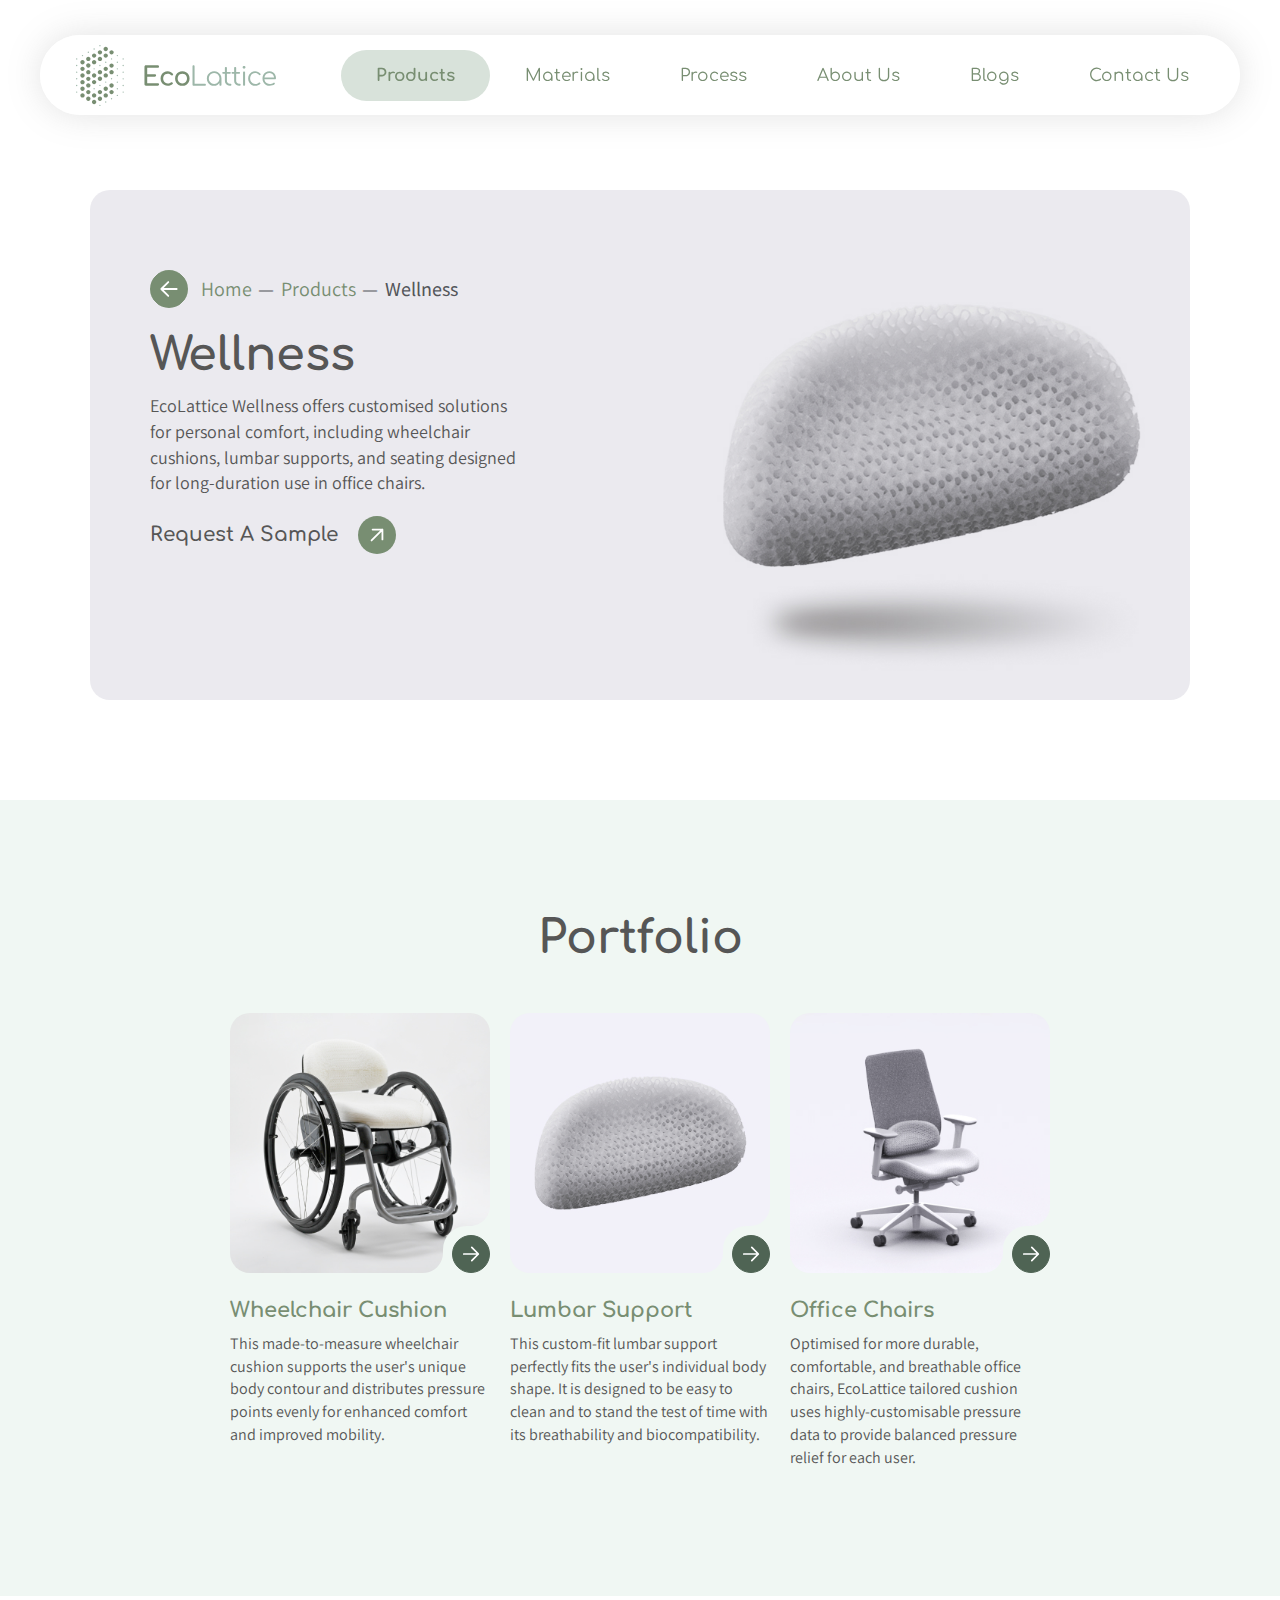
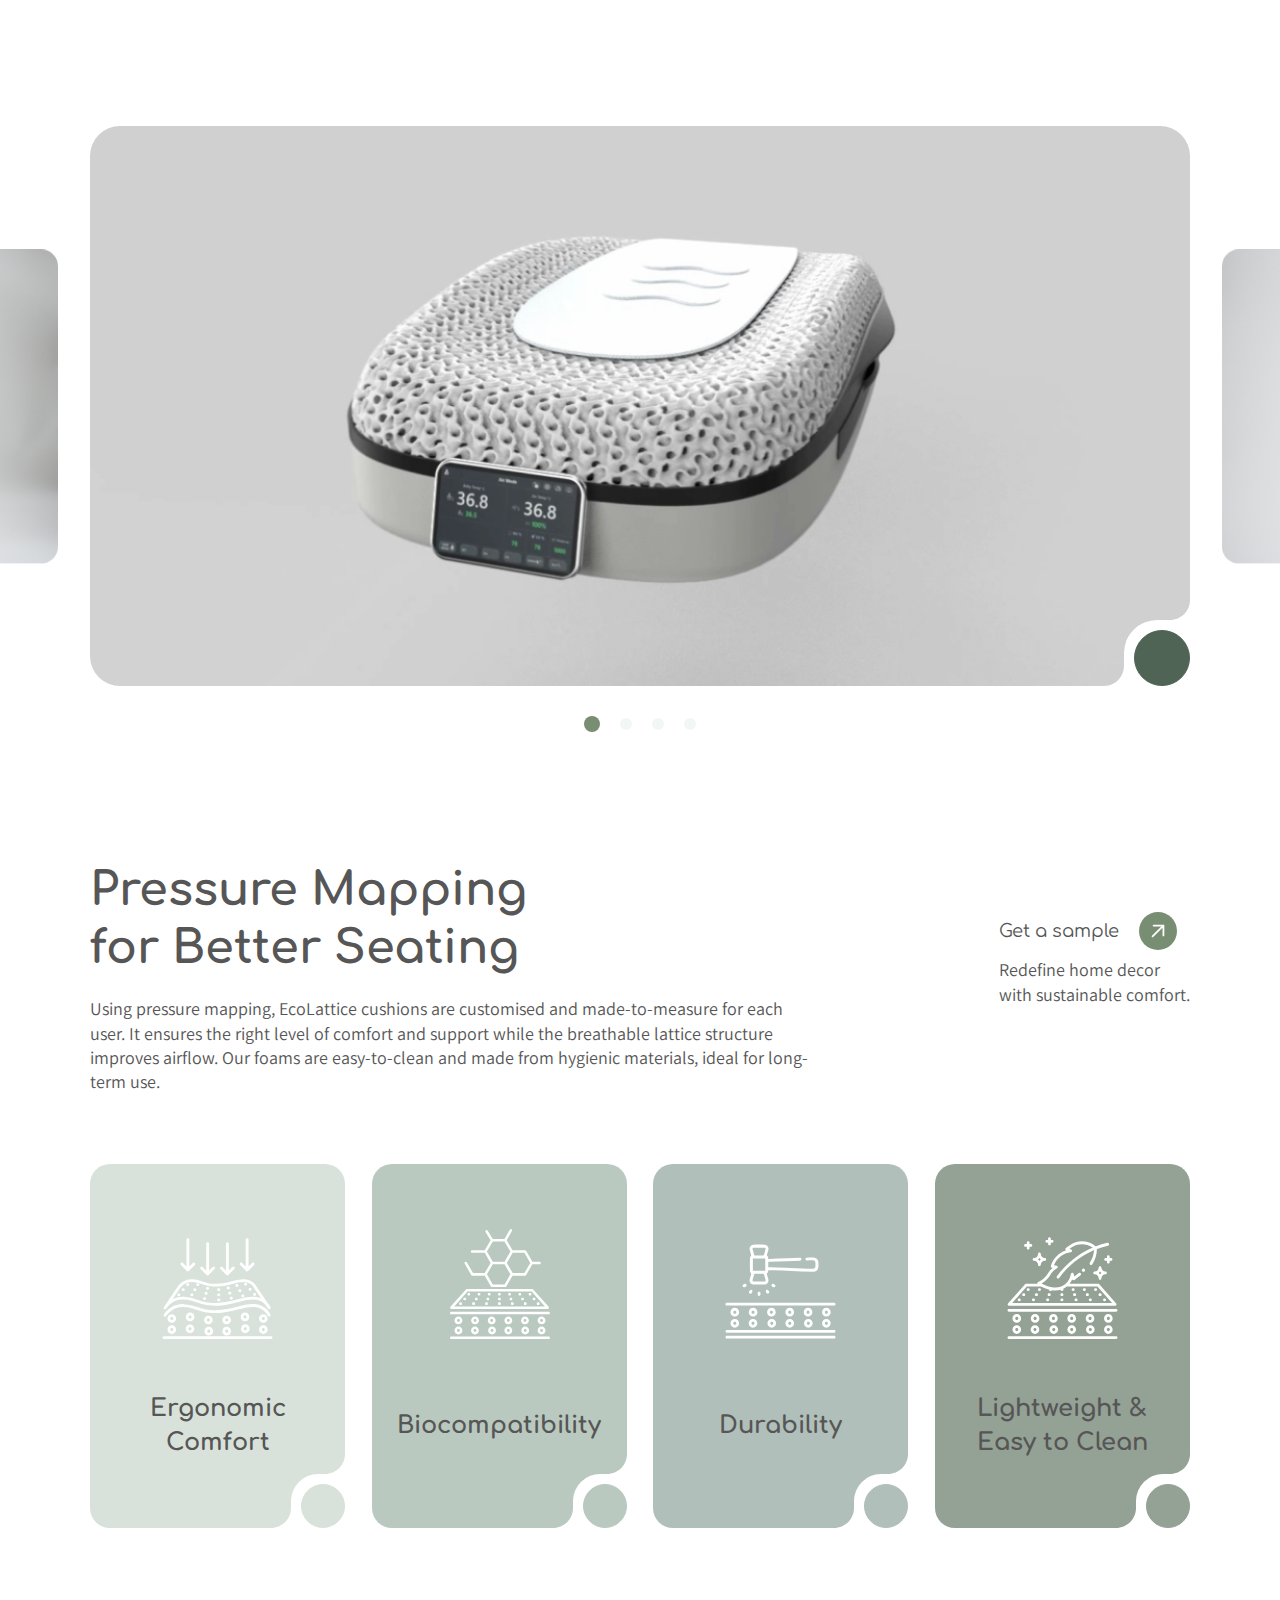
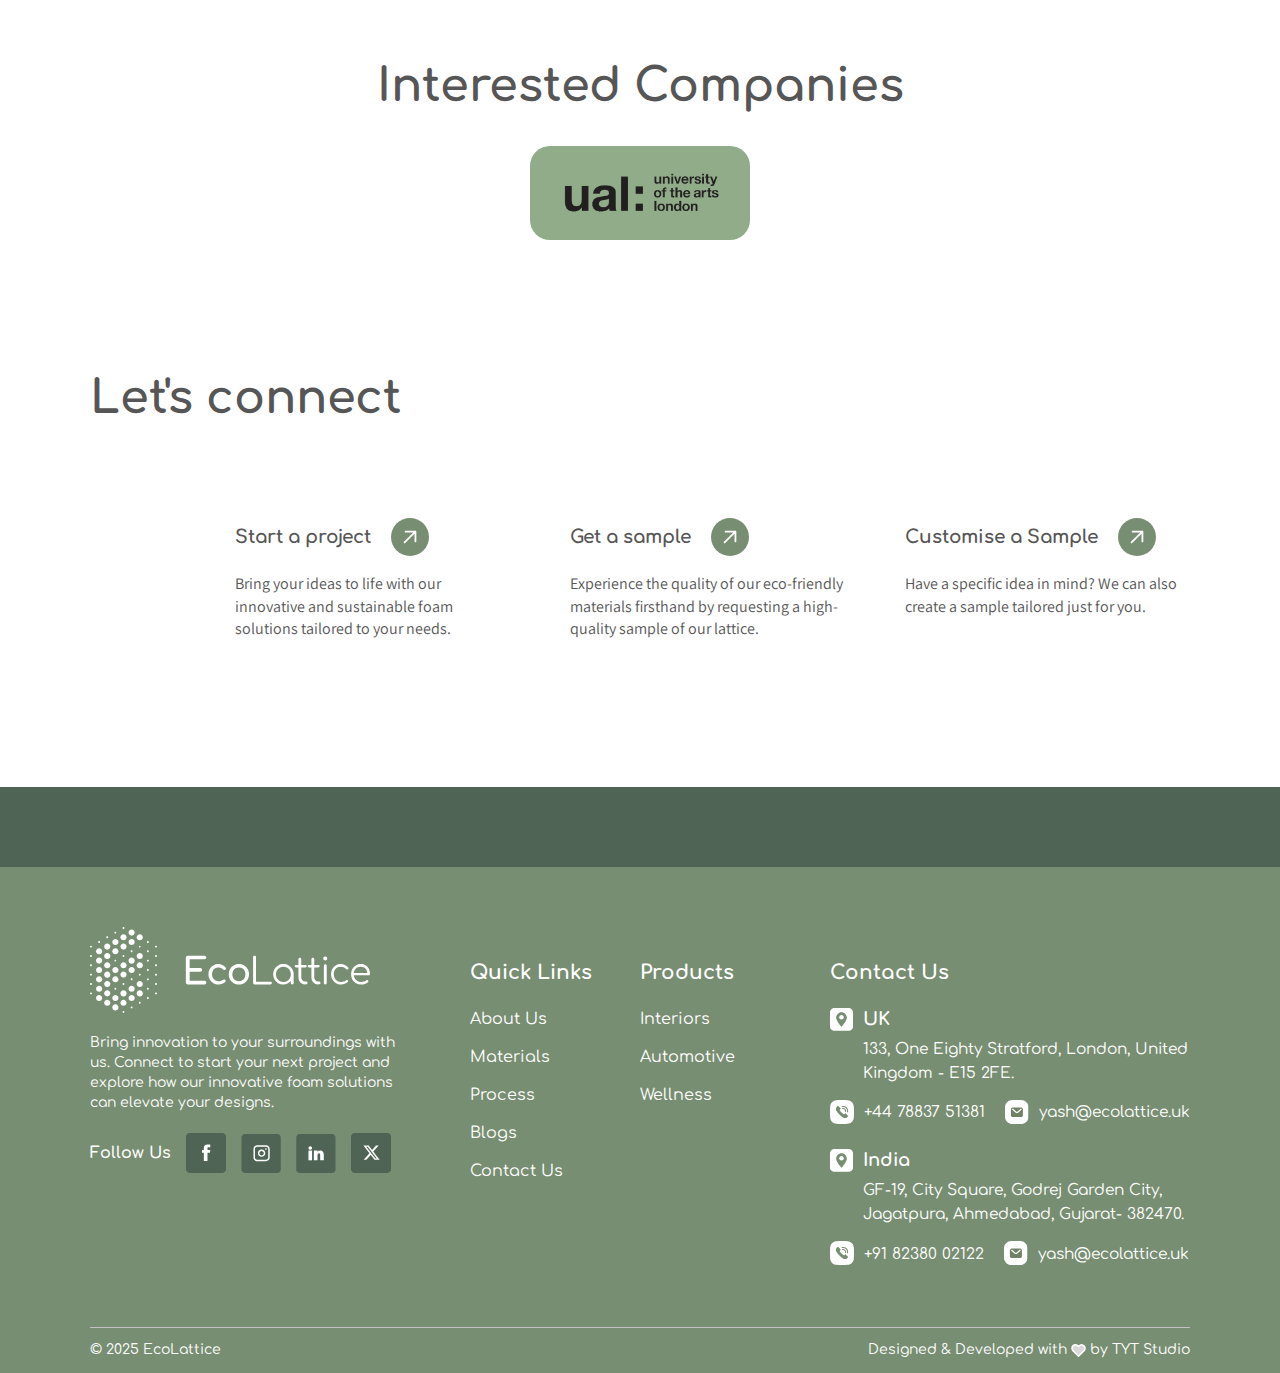
<file: products/wellness.html>
<!DOCTYPE html>
<html lang="en">
  <head>
    <!-- Required Meta Tags -->
    <meta charset="UTF-8" />
    <meta http-equiv="X-UA-Compatible" content="IE=edge" />
    <meta name="viewport" content="width=device-width, initial-scale=1.0" />
    <!-- Primary Meta Tags -->
    <title>Wellness || EcoLattice</title>
    <meta name="title" content="Wellness || EcoLattice" />
    <meta name="description" content="Wellness || EcoLattice" />
    <!-- Open Graph / Facebook -->
    <meta property="og:type" content="website" />
    <meta property="og:url" content="https://www.ecolattice.uk/" />
    <meta property="og:title" content="Wellness || EcoLattice" />
    <meta property="og:description" content="Wellness || EcoLattice" />
    <meta property="og:image" content="https://www.ecolattice.uk/assets/img/all-about-company.jpeg" />
    <!-- Twitter -->
    <meta property="twitter:card" content="summary_large_image" />
    <meta property="twitter:url" content="https://www.ecolattice.uk/" />
    <meta property="twitter:title" content="Wellness || EcoLattice" />
    <meta property="twitter:description" content="Wellness || EcoLattice" />
    <meta property="twitter:image" content="https://www.ecolattice.uk/assets/img/all-about-company.jpeg" />
    <!-- Favicon -->
    <link rel="icon" type="image/svg+xml" href="../assets/img/favicon.svg" />
    <!-- Bootstrap Stylesheet -->
    <link rel="stylesheet" href="../assets/css/bootstrap.css" />
    <!-- Swiper Slider Stylesheet -->
    <link rel="stylesheet" href="../assets/css/swiper-bundle.min.css" />
    <!-- Custom Stylesheet -->
    <link rel="stylesheet" href="../assets/css/style.css" />
    <!-- Font Stylesheet -->
    <link rel="preconnect" href="https://fonts.googleapis.com" />
    <link rel="preconnect" href="https://fonts.gstatic.com" crossorigin />
    <link href="https://fonts.googleapis.com/css2?family=Assistant:wght@200..800&family=Comfortaa:wght@300..700&display=swap" rel="stylesheet" />
  </head>
  <body>
    <!-- Header Area Starts -->
    <header class="header" id="header">
      <nav class="navbar navbar-expand-lg">
        <div class="container-fluid">
          <a class="navbar-brand" href="../index.html"><img class="logo" src="../assets/img/ecolattice-logo-vector.svg" alt="EcoLattice Logo" /></a>
          <button class="navbar-toggler" type="button" data-bs-toggle="collapse" data-bs-target="#navbarSupportedContent" aria-controls="navbarSupportedContent" aria-expanded="false" aria-label="Toggle navigation">
            <span class="navbar-toggler-icon"></span>
          </button>
          <div class="collapse navbar-collapse" id="navbarSupportedContent">
            <ul class="navbar-nav mt-2 mb-2 mt-lg-0 mb-lg-0 ms-lg-auto">
              <li class="nav-item dropdown">
                <a class="nav-link active" href="index.html" id="productLink">Products</a>
                <span class="dropdown-toggle-icon" role="button" aria-expanded="false" id="dropdownIcon"></span>
                <div class="dropdown-wrapper">
                  <ul class="dropdown-list-wrapper">
                    <li>
                      <a class="dropdown-item" href="interiors.html">Interiors</a>
                    </li>
                    <li>
                      <a class="dropdown-item" href="wellness.html">Wellness</a>
                    </li>
                    <li>
                      <a class="dropdown-item" href="automotive.html">Automotive</a>
                    </li>
                  </ul>
                  <div class="menu-posters-wrapper">
                    <ul class="posters" id="posters">
                      <li class="single-poster-item active">
                        <img src="../assets/img/menu-interior.jpg" />
                      </li>
                      <li class="single-poster-item">
                        <img src="../assets/img/menu-wellness.jpg" />
                      </li>
                      <li class="single-poster-item">
                        <img src="../assets/img/menu-automotive.jpg" />
                      </li>
                    </ul>
                  </div>
                </div>
              </li>
              <li class="nav-item">
                <a class="nav-link" href="../materials.html">Materials</a>
              </li>
              <li class="nav-item">
                <a class="nav-link" href="../process.html">Process</a>
              </li>
              <li class="nav-item">
                <a class="nav-link" href="../about-us.html">About Us</a>
              </li>
              <li class="nav-item">
                <a class="nav-link" href="https://www.blog.ecolattice.uk/" target="_blank">Blogs</a>
              </li>
              <li class="nav-item">
                <a class="nav-link" href="../contact-us.html">Contact Us</a>
              </li>
            </ul>
          </div>
        </div>
      </nav>
    </header>
    <!-- Header Area Ends -->

    <!-- Inside Pages Banner Area Starts -->
    <section class="inside-banner-sec">
      <div class="container">
        <div class="banner-container product-banner wellness-banner">
          <div class="banner-content">
            <div class="d-flex align-items-center">
              <a href="javascript:history.back()" class="sec-cta back-button">
                <span class="cta-arrow"><img src="../assets/img/accordian-arrow.svg" alt="Navigation Arrow" /></span>
              </a>
              <nav aria-label="breadcrumb">
                <ol class="breadcrumb mb-0">
                  <li class="breadcrumb-item"><a href="../index.html">Home</a></li>
                  <li class="breadcrumb-item"><a href="index.html">Products</a></li>
                  <li class="breadcrumb-item active" aria-current="page">Wellness</li>
                </ol>
              </nav>
            </div>
            <div class="banner-title-area">
              <h1 class="banner-title">Wellness</h1>
              <p class="banner-description">EcoLattice Wellness offers customised solutions for personal comfort, including wheelchair cushions, lumbar supports, and seating designed for long-duration use in office chairs.</p>
              <a href="https://forms.gle/FNAAEsFs3AmQ3Gzs6" target="_blank" class="sec-cta text-dark">
                <span>Request A Sample</span>
                <span class="cta-arrow"><img src="../assets/img/accordian-arrow.svg" alt="Navigation Arrow" /></span>
              </a>
            </div>
          </div>
        </div>
      </div>
    </section>
    <!-- Inside Pages Banner Area Ends -->

    <!-- Single Product Listing Area Starts -->
    <section id="home_product" class="pd-gallery">
      <div class="container">
        <div class="g-top-area">
          <h2 class="sec-title">Portfolio</h2>
          <!-- <p class="sec-description">Our versatile foam products cater to diverse <br class="d-none d-lg-block" />needs in wellness and healthcare applications.</p> -->
        </div>
        <div class="gallery-container justify-content-lg-center">
          <a href="https://ecolattice.shop/products/wheel-chair" target="EcoLattice" class="gallery-item cta-main">
            <div class="single-product-img">
              <img src="../assets/img/wheel-chair-wellness.jpg" alt="" />
              <div class="cta-container small-cta-container">
                <div class="button-arrow-container" style="background-color: #f0f7f3">
                  <svg xmlns="http://www.w3.org/2000/svg" viewBox="0 0 100 100"><path d="m100,0H0v100C0,44.77,44.77,0,100,0Z" fill="#F0F7F3"></path></svg>
                  <div class="button-arrow">
                    <svg width="39" height="36" viewBox="0 0 39 36" fill="none" xmlns="http://www.w3.org/2000/svg">
                      <path d="M21.3094 2.63178L36.6482 17.9706M36.6482 17.9706L21.3094 33.3093M36.6482 17.9706H2.70705" stroke="white" stroke-width="4" stroke-linecap="round" />
                    </svg>
                  </div>
                  <svg xmlns="http://www.w3.org/2000/svg" viewBox="0 0 100 100"><path d="m100,0H0v100C0,44.77,44.77,0,100,0Z" fill="#F0F7F3"></path></svg>
                </div>
              </div>
            </div>
            <h3 class="single-product-title">Wheelchair Cushion</h3>
            <p class="single-product-description">This made-to-measure wheelchair cushion supports the user's unique body contour and distributes pressure points evenly for enhanced comfort and improved mobility.</p>
          </a>
          <a href="https://ecolattice.shop/products/lumbar-support" target="EcoLattice" class="gallery-item cta-main">
            <div class="single-product-img">
              <img src="../assets/img/lumbar-support-wellness.jpg" alt="" />
              <div class="cta-container small-cta-container">
                <div class="button-arrow-container" style="background-color: #f0f7f3">
                  <svg xmlns="http://www.w3.org/2000/svg" viewBox="0 0 100 100"><path d="m100,0H0v100C0,44.77,44.77,0,100,0Z" fill="#F0F7F3"></path></svg>
                  <div class="button-arrow">
                    <svg width="39" height="36" viewBox="0 0 39 36" fill="none" xmlns="http://www.w3.org/2000/svg">
                      <path d="M21.3094 2.63178L36.6482 17.9706M36.6482 17.9706L21.3094 33.3093M36.6482 17.9706H2.70705" stroke="white" stroke-width="4" stroke-linecap="round" />
                    </svg>
                  </div>
                  <svg xmlns="http://www.w3.org/2000/svg" viewBox="0 0 100 100"><path d="m100,0H0v100C0,44.77,44.77,0,100,0Z" fill="#F0F7F3"></path></svg>
                </div>
              </div>
            </div>
            <h3 class="single-product-title">Lumbar Support</h3>
            <p class="single-product-description">This custom-fit lumbar support perfectly fits the user's individual body shape. It is designed to be easy to clean and to stand the test of time with its breathability and biocompatibility.</p>
          </a>
          <a href="https://ecolattice.shop/products/office-chair" target="EcoLattice" class="gallery-item cta-main">
            <div class="single-product-img">
              <img src="../assets/img/office-chair-wellness.jpg" alt="" />
              <div class="cta-container small-cta-container">
                <div class="button-arrow-container" style="background-color: #f0f7f3">
                  <svg xmlns="http://www.w3.org/2000/svg" viewBox="0 0 100 100"><path d="m100,0H0v100C0,44.77,44.77,0,100,0Z" fill="#F0F7F3"></path></svg>
                  <div class="button-arrow">
                    <svg width="39" height="36" viewBox="0 0 39 36" fill="none" xmlns="http://www.w3.org/2000/svg">
                      <path d="M21.3094 2.63178L36.6482 17.9706M36.6482 17.9706L21.3094 33.3093M36.6482 17.9706H2.70705" stroke="white" stroke-width="4" stroke-linecap="round" />
                    </svg>
                  </div>
                  <svg xmlns="http://www.w3.org/2000/svg" viewBox="0 0 100 100"><path d="m100,0H0v100C0,44.77,44.77,0,100,0Z" fill="#F0F7F3"></path></svg>
                </div>
              </div>
            </div>
            <h3 class="single-product-title">Office Chairs</h3>
            <p class="single-product-description">Optimised for more durable, comfortable, and breathable office chairs, EcoLattice tailored cushion uses highly-customisable pressure data to provide balanced pressure relief for each user.</p>
          </a>
        </div>
      </div>
    </section>
    <!-- Single Product Listing Area Ends -->

    <!-- Single Product Slider Area Starts -->
    <section class="sec-spacing pd-slider-sec">
      <div class="swiper pd-slider">
        <div class="swiper-wrapper">
          <div class="swiper-slide">
            <div class="pd-slide-img">
              <img src="../assets/img/wellness-slider-img-1.jpg" alt="" />
            </div>
            <div class="cta-container">
              <div class="button-arrow-container">
                <svg xmlns="http://www.w3.org/2000/svg" viewBox="0 0 100 100"><path d="m100,0H0v100C0,44.77,44.77,0,100,0Z" fill="#FFFFFF"></path></svg>
                <div class="button-arrow"></div>
                <!-- style="background: #91ac89; border-color: #91ac89" -->
                <svg xmlns="http://www.w3.org/2000/svg" viewBox="0 0 100 100"><path d="m100,0H0v100C0,44.77,44.77,0,100,0Z" fill="#FFFFFF"></path></svg>
              </div>
            </div>
          </div>
          <div class="swiper-slide">
            <div class="pd-slide-img">
              <img src="../assets/img/wellness-slider-img-2.jpg" alt="" />
            </div>
            <div class="cta-container">
              <div class="button-arrow-container">
                <svg xmlns="http://www.w3.org/2000/svg" viewBox="0 0 100 100"><path d="m100,0H0v100C0,44.77,44.77,0,100,0Z" fill="#FFFFFF"></path></svg>
                <div class="button-arrow"></div>
                <!-- style="background: #91ac89; border-color: #91ac89" -->
                <svg xmlns="http://www.w3.org/2000/svg" viewBox="0 0 100 100"><path d="m100,0H0v100C0,44.77,44.77,0,100,0Z" fill="#FFFFFF"></path></svg>
              </div>
            </div>
          </div>
          <div class="swiper-slide">
            <div class="pd-slide-img">
              <img src="../assets/img/wellness-slider-img-3.jpg" alt="" />
            </div>
            <div class="cta-container">
              <div class="button-arrow-container">
                <svg xmlns="http://www.w3.org/2000/svg" viewBox="0 0 100 100"><path d="m100,0H0v100C0,44.77,44.77,0,100,0Z" fill="#FFFFFF"></path></svg>
                <div class="button-arrow"></div>
                <!-- style="background: #91ac89; border-color: #91ac89" -->
                <svg xmlns="http://www.w3.org/2000/svg" viewBox="0 0 100 100"><path d="m100,0H0v100C0,44.77,44.77,0,100,0Z" fill="#FFFFFF"></path></svg>
              </div>
            </div>
          </div>
          <div class="swiper-slide">
            <div class="pd-slide-img">
              <img src="../assets/img/wellness-slider-img-4.jpg" alt="" />
            </div>
            <div class="cta-container">
              <div class="button-arrow-container">
                <svg xmlns="http://www.w3.org/2000/svg" viewBox="0 0 100 100"><path d="m100,0H0v100C0,44.77,44.77,0,100,0Z" fill="#FFFFFF"></path></svg>
                <div class="button-arrow"></div>
                <!-- style="background: #91ac89; border-color: #91ac89" -->
                <svg xmlns="http://www.w3.org/2000/svg" viewBox="0 0 100 100"><path d="m100,0H0v100C0,44.77,44.77,0,100,0Z" fill="#FFFFFF"></path></svg>
              </div>
            </div>
          </div>
        </div>
        <div class="swiper-pagination swiper-pd"></div>
      </div>
    </section>
    <!-- Single Product Slider Area Ends -->

    <!-- Single Product Advantages Area Starts -->
    <section class="sec-spacing pd-advantages">
      <div class="container">
        <div class="pd-top-area">
          <div class="pd-title">
            <h2 class="sec-title">Pressure Mapping <br class="d-none d-lg-block" />for Better Seating</h2>
            <p class="sec-description">Using pressure mapping, EcoLattice cushions are customised and made-to-measure for each user. It ensures the right level of comfort and support while the breathable lattice structure improves airflow. Our foams are easy-to-clean and made from hygienic materials, ideal for long-term use.</p>
          </div>
          <div class="pd-link">
            <a href="https://forms.gle/FNAAEsFs3AmQ3Gzs6" target="_blank" class="sec-cta text-dark">
              <span>Get a sample</span>
              <span class="cta-arrow"><img src="../assets/img/accordian-arrow.svg" alt="Navigation Arrow" /></span>
            </a>
            <p class="sec-description">Redefine home decor <br />with sustainable comfort.</p>
          </div>
        </div>
        <div class="pd-items-container">
          <div class="pd-item" style="background-color: #d8e2da">
            <img src="../assets/img/ergonomic-comfort-icon.svg" alt="" />
            <p>Ergonomic <br />Comfort</p>
            <div class="cta-container small-cta-container">
              <div class="button-arrow-container">
                <svg xmlns="http://www.w3.org/2000/svg" viewBox="0 0 100 100"><path d="m100,0H0v100C0,44.77,44.77,0,100,0Z" fill="#FFFFFF"></path></svg>
                <div class="button-arrow" style="background: #d8e2da; border-color: #d8e2da"></div>
                <svg xmlns="http://www.w3.org/2000/svg" viewBox="0 0 100 100"><path d="m100,0H0v100C0,44.77,44.77,0,100,0Z" fill="#FFFFFF"></path></svg>
              </div>
            </div>
          </div>
          <div class="pd-item" style="background-color: #b9c9bf">
            <img src="../assets/img/biocompatibility-icon.svg" alt="" />
            <p>Biocompatibility</p>
            <div class="cta-container small-cta-container">
              <div class="button-arrow-container">
                <svg xmlns="http://www.w3.org/2000/svg" viewBox="0 0 100 100"><path d="m100,0H0v100C0,44.77,44.77,0,100,0Z" fill="#FFFFFF"></path></svg>
                <div class="button-arrow" style="background: #b9c9bf; border-color: #b9c9bf"></div>
                <svg xmlns="http://www.w3.org/2000/svg" viewBox="0 0 100 100"><path d="m100,0H0v100C0,44.77,44.77,0,100,0Z" fill="#FFFFFF"></path></svg>
              </div>
            </div>
          </div>
          <div class="pd-item" style="background-color: #b0bfb9">
            <img class="mb" src="../assets/img/durability-and-longevity-icon.svg" alt="" />
            <p>Durability</p>
            <div class="cta-container small-cta-container">
              <div class="button-arrow-container">
                <svg xmlns="http://www.w3.org/2000/svg" viewBox="0 0 100 100"><path d="m100,0H0v100C0,44.77,44.77,0,100,0Z" fill="#FFFFFF"></path></svg>
                <div class="button-arrow" style="background: #b0bfb9; border-color: #b0bfb9"></div>
                <svg xmlns="http://www.w3.org/2000/svg" viewBox="0 0 100 100"><path d="m100,0H0v100C0,44.77,44.77,0,100,0Z" fill="#FFFFFF"></path></svg>
              </div>
            </div>
          </div>
          <div class="pd-item" style="background-color: #94a195">
            <img src="../assets/img/lightweight-and-easy-to-clean-icon.svg" alt="" />
            <p>Lightweight & <br />Easy to Clean</p>
            <div class="cta-container small-cta-container">
              <div class="button-arrow-container">
                <svg xmlns="http://www.w3.org/2000/svg" viewBox="0 0 100 100"><path d="m100,0H0v100C0,44.77,44.77,0,100,0Z" fill="#FFFFFF"></path></svg>
                <div class="button-arrow" style="background: #94a195; border-color: #94a195"></div>
                <svg xmlns="http://www.w3.org/2000/svg" viewBox="0 0 100 100"><path d="m100,0H0v100C0,44.77,44.77,0,100,0Z" fill="#FFFFFF"></path></svg>
              </div>
            </div>
          </div>
        </div>
      </div>
    </section>
    <!-- Single Product Advantages Area Ends -->

    <!-- Home Clients Area Starts -->
    <section class="hm-client-sec sec-spacing">
      <div class="container">
        <div class="sec-content text-center">
          <h6 class="sec-title">Interested Companies</h6>
        </div>
      </div>
      <div class="hm-companies-slider swiper center-logos">
        <div class="swiper-wrapper w-100 justify-content-center">
          <div class="swiper-slide me-0">
            <a href="https://www.arts.ac.uk/" target="_blank" class="company-logo"><img src="../assets/img/ual-logo.jpg" /></a>
          </div>
        </div>
      </div>
    </section>
    <!-- Home Clients Area Ends -->

    <!-- About Us Connect Us Area Starts -->
    <section class="sec-spacing sec-connect">
      <div class="container">
        <div class="connect-top-area">
          <h2 class="sec-title">Let's connect</h2>
        </div>
        <div class="connect-items">
          <div class="connect-item">
            <a href="../contact-us.html" class="sec-cta">
              <span>Start a project</span>
              <span class="cta-arrow"><img src="../assets/img/accordian-arrow.svg" alt="Navigation Arrow" /></span>
            </a>
            <p>Bring your ideas to life with our innovative and sustainable foam solutions tailored to your needs.</p>
          </div>
          <div class="connect-item">
            <a href="https://forms.gle/FNAAEsFs3AmQ3Gzs6" target="_blank" class="sec-cta">
              <span>Get a sample</span>
              <span class="cta-arrow"><img src="../assets/img/accordian-arrow.svg" alt="Navigation Arrow" /></span>
            </a>
            <p>Experience the quality of our eco-friendly materials firsthand by requesting a high-quality sample of our lattice.</p>
          </div>
          <div class="connect-item">
            <a href="https://forms.gle/FNAAEsFs3AmQ3Gzs6" target="_blank" class="sec-cta">
              <span>Customise a Sample</span>
              <span class="cta-arrow"><img src="../assets/img/accordian-arrow.svg" alt="Navigation Arrow" /></span>
            </a>
            <p>Have a specific idea in mind? We can also create a sample tailored just for you.</p>
          </div>
        </div>
      </div>
    </section>
    <!-- About Us Connect Area Ends -->

    <!-- Newsletter SignUp Area Starts -->
    <section class="newsletter-sec">
      <div class="container">
        <div class="newsletter-flex">
          <!-- Elfsight Form Builder | Newsletter SignUp -->
          <script src="https://static.elfsight.com/platform/platform.js" async></script>
          <div class="elfsight-app-bd28a378-3c36-4c16-b690-75b3f75d7ee0" data-elfsight-app-lazy></div>
        </div>
      </div>
    </section>
    <!-- Newsletter SignUp Area Ends -->

    <!-- Footer Area Starts -->
    <footer class="footer">
      <div class="container">
        <div class="ftr-top">
          <div class="row">
            <div class="col-md-6 col-lg-5 col-xl-4">
              <div class="ftr-logo-area">
                <a class="ftr-logo" href="../index.html"><img src="../assets/img/ecolattice-logo-vector.svg" alt="EcoLattice Logo" /></a>
                <p>Bring innovation to your surroundings with us. Connect to start your next project and explore how our innovative foam solutions can elevate your designs.</p>
                <div class="follow-list-area">
                  <span>Follow Us</span>
                  <ul class="follow-list">
                    <li>
                      <a href="https://www.facebook.com/ecolattice" target="_blank"><img src="../assets/img/facebook-icon.svg" alt="Facebook Icon" /></a>
                    </li>
                    <li>
                      <a href="https://www.instagram.com/ecolattice_/" target="_blank"><img src="../assets/img/instagram-icon.svg" alt="Instagram Icon" /></a>
                    </li>
                    <li>
                      <a href="https://www.linkedin.com/company/ecolattice/" target="_blank"><img src="../assets/img/linkedin-icon.svg" alt="LinkedIn Icon" /></a>
                    </li>
                    <li>
                      <a href="https://twitter.com/ecolattice_" target="_blank"><img src="../assets/img/twitter-icon.svg" alt="Twitter Icon" /></a>
                    </li>
                  </ul>
                </div>
              </div>
            </div>
            <div class="col-md-3 col-lg-4 col-xl-2 pe-xl-0 pe-xxl-4">
              <div class="single-ftr-item">
                <span class="ftr-item-title">Quick Links</span>
                <ul class="ftr-list">
                  <li><a href="../about-us.html">About Us</a></li>
                  <li><a href="../materials.html">Materials</a></li>
                  <li><a href="../process.html">Process</a></li>
                  <li><a href="https://www.blog.ecolattice.uk/" target="_blank">Blogs</a></li>
                  <li><a href="../contact-us.html">Contact Us</a></li>
                </ul>
              </div>
            </div>
            <div class="col-md-3 col-xl-2 px-xl-0 px-xxl-4">
              <div class="single-ftr-item ps-md-0">
                <span class="ftr-item-title">Products</span>
                <ul class="ftr-list">
                  <li><a href="interiors.html">Interiors</a></li>
                  <li><a href="automotive.html">Automotive</a></li>
                  <li><a href="wellness.html">Wellness</a></li>
                </ul>
              </div>
            </div>
            <div class="col-xl-4 ps-xl-0 ps-xxl-4">
              <div class="single-ftr-item ps-md-0 pt-md-4 pt-xl-0">
                <span class="ftr-item-title">Contact Us</span>
                <div class="d-md-flex flex-xl-column gap-md-5 gap-xl-4">
                  <ul class="contact-list w-md-50 w-xl-100">
                    <li>
                      <img src="../assets/img/location-icon.svg" alt="Location Mark Icon" /><a href="https://maps.app.goo.gl/XY3Sro6HAL9CVXJ38" target="_blank">
                        <span class="ft-location-tag">UK</span>
                        <address class="mb-0">133, One Eighty Stratford, London, <br class="d-none d-xxl-block" />United Kingdom - E15 2FE.</address>
                      </a>
                    </li>
                    <li>
                      <ul class="ft-contact-inner-list">
                        <li><img src="../assets/img/call-icon.svg" alt="Call Icon" /><a href="tel:+44 78837 51381" class="text-nowrap">+44 78837 51381</a></li>
                        <li><img src="../assets/img/mail-icon.svg" alt="Mail Icon" /><a href="mailto:yash@ecolattice.uk" class="text-nowrap">yash@ecolattice.uk</a></li>
                      </ul>
                    </li>
                  </ul>
                  <ul class="contact-list w-md-50 w-xl-100 mt-4 mt-md-0 mt-xxl-3">
                    <li>
                      <img src="../assets/img/location-icon.svg" alt="Location Mark Icon" /><a href="https://maps.app.goo.gl/RZoQdp5kFBTUbH3h6" target="_blank">
                        <span class="ft-location-tag">India</span>
                        <address class="mb-0">GF-19, City Square, Godrej Garden City, Jagatpura, Ahmedabad, Gujarat- 382470.</address>
                      </a>
                    </li>
                    <li>
                      <ul class="ft-contact-inner-list">
                        <li><img src="../assets/img/call-icon.svg" alt="Call Icon" /><a href="tel:+91 82380 02122" class="text-nowrap">+91 82380 02122</a></li>
                        <li><img src="../assets/img/mail-icon.svg" alt="Mail Icon" /><a href="mailto:yash@ecolattice.uk" class="text-nowrap">yash@ecolattice.uk</a></li>
                      </ul>
                    </li>
                  </ul>
                </div>
              </div>
            </div>
          </div>
        </div>
        <div class="ftr-btm">
          <p>&#169; 2025 EcoLattice</p>
          <p>Designed & Developed with <img src="../assets/img/heart-icon.svg" alt="Heart Icon" /> by <a href="https://www.tytstudio.com/" target="_blank">TYT Studio</a></p>
        </div>
      </div>
    </footer>
    <!-- Footer Area Ends -->

    <!-- Required JS -->
    <script src="../assets/js/jquery.min.js"></script>
    <script src="../assets/js/locomotive-scroll.js"></script>
    <script src="../assets/js/bootstrap.min.js"></script>
    <script src="../assets/js/swiper-bundle.min.js"></script>
    <script src="../assets/js/headroom.min.js"></script>
    <!-- Custom JS -->
    <script src="../assets/js/custom.js"></script>
  </body>
</html>
</file>
